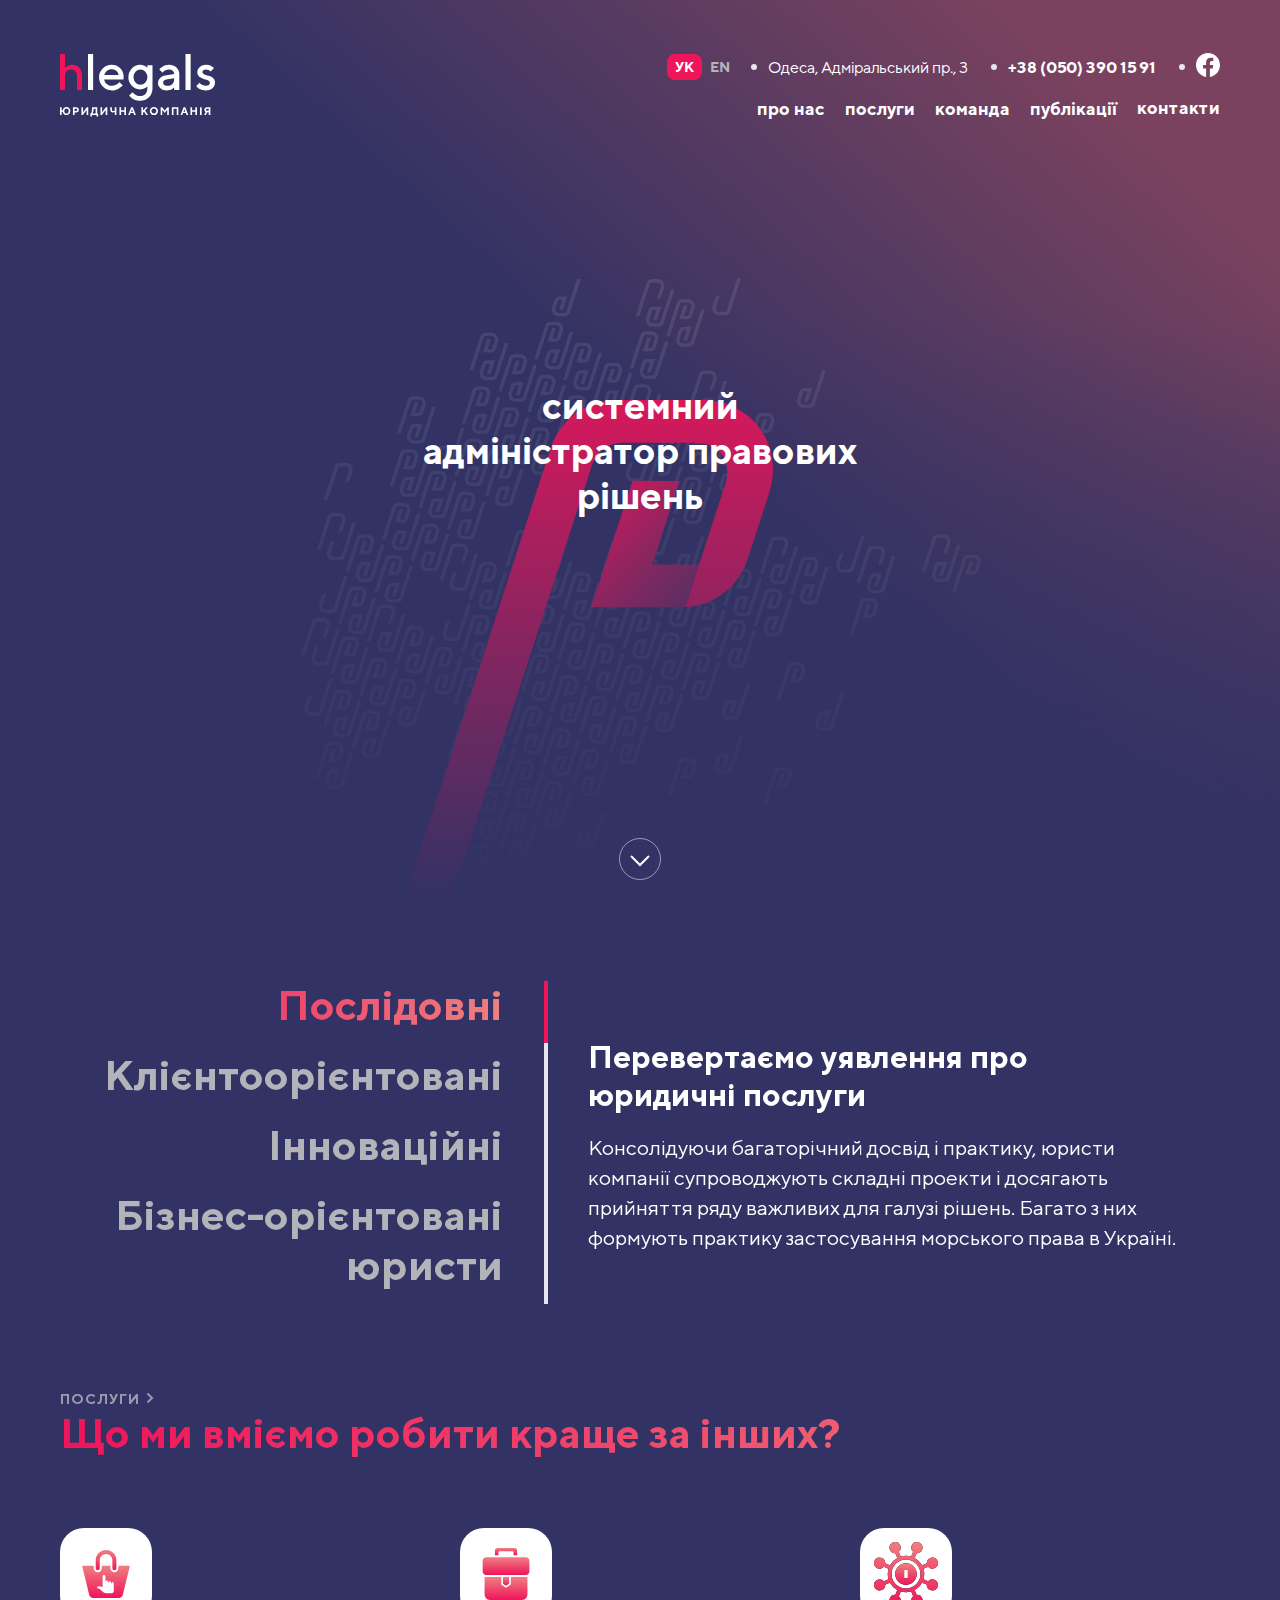
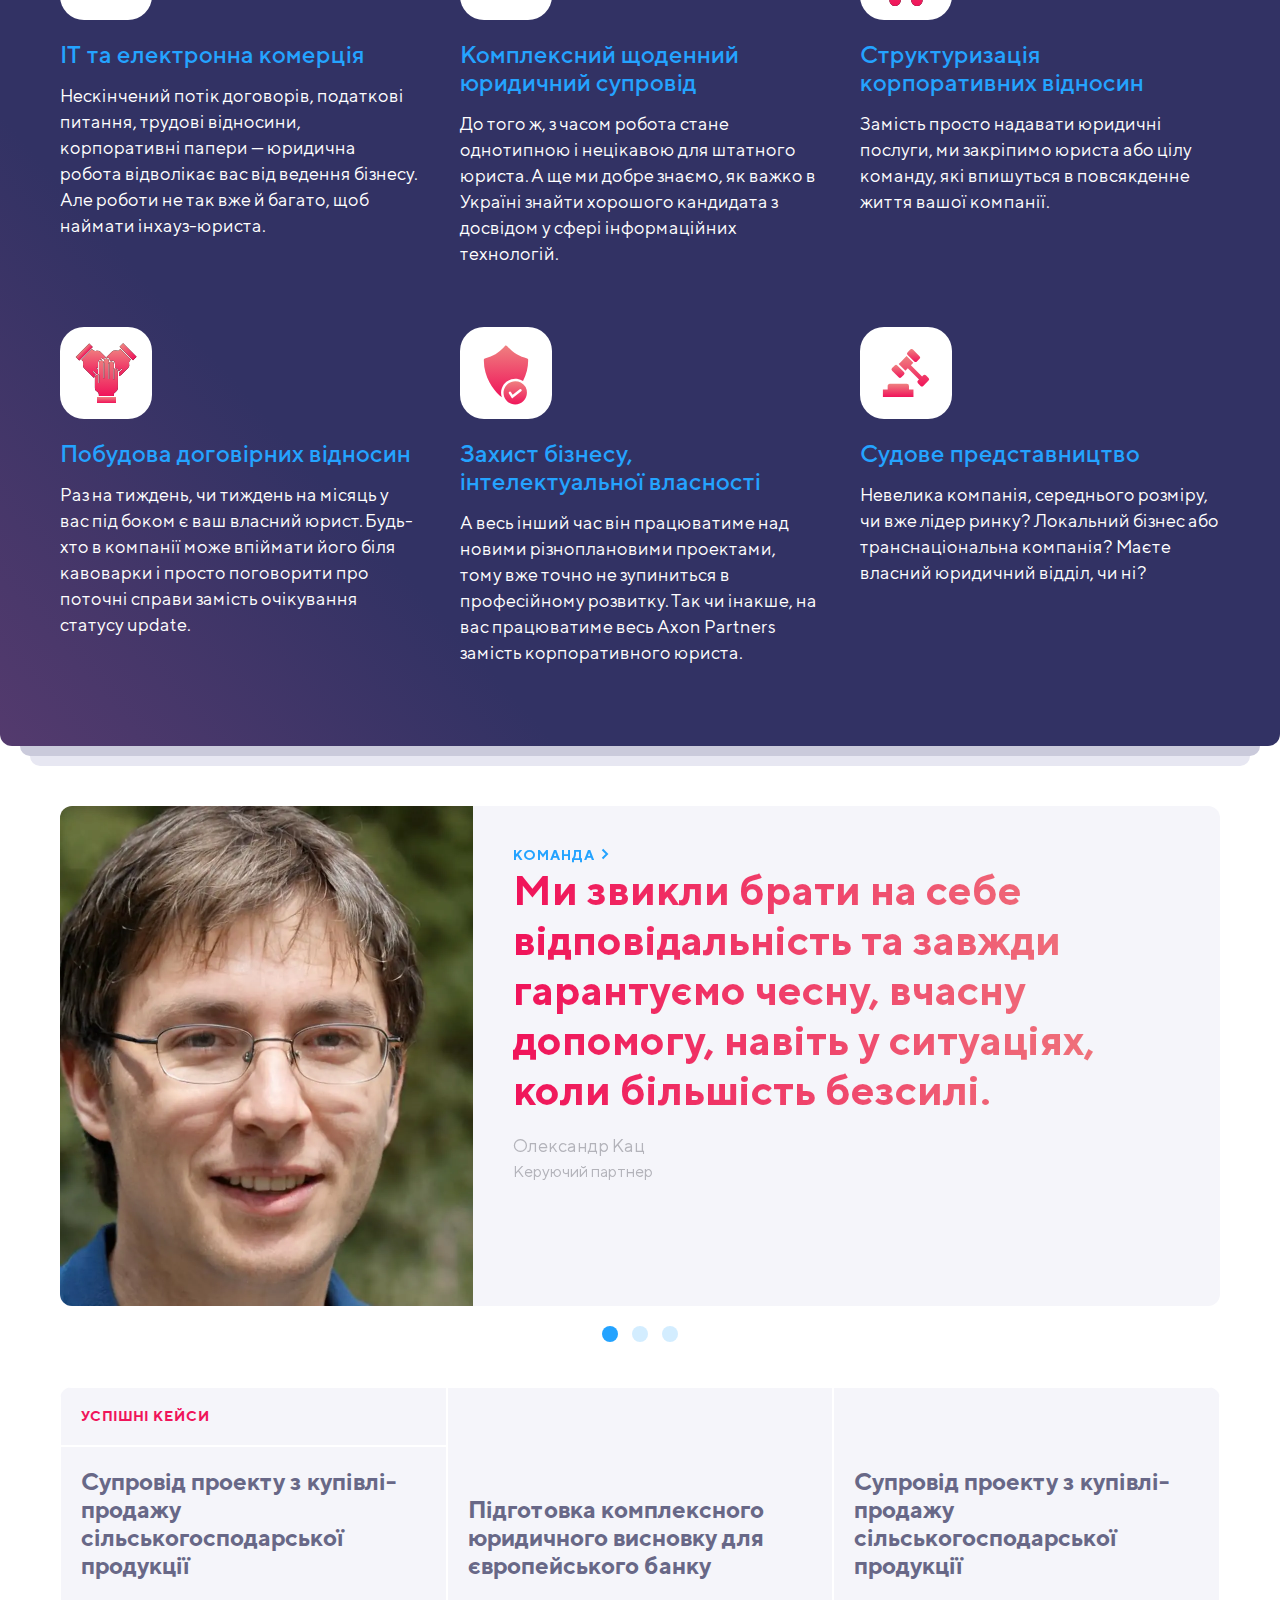
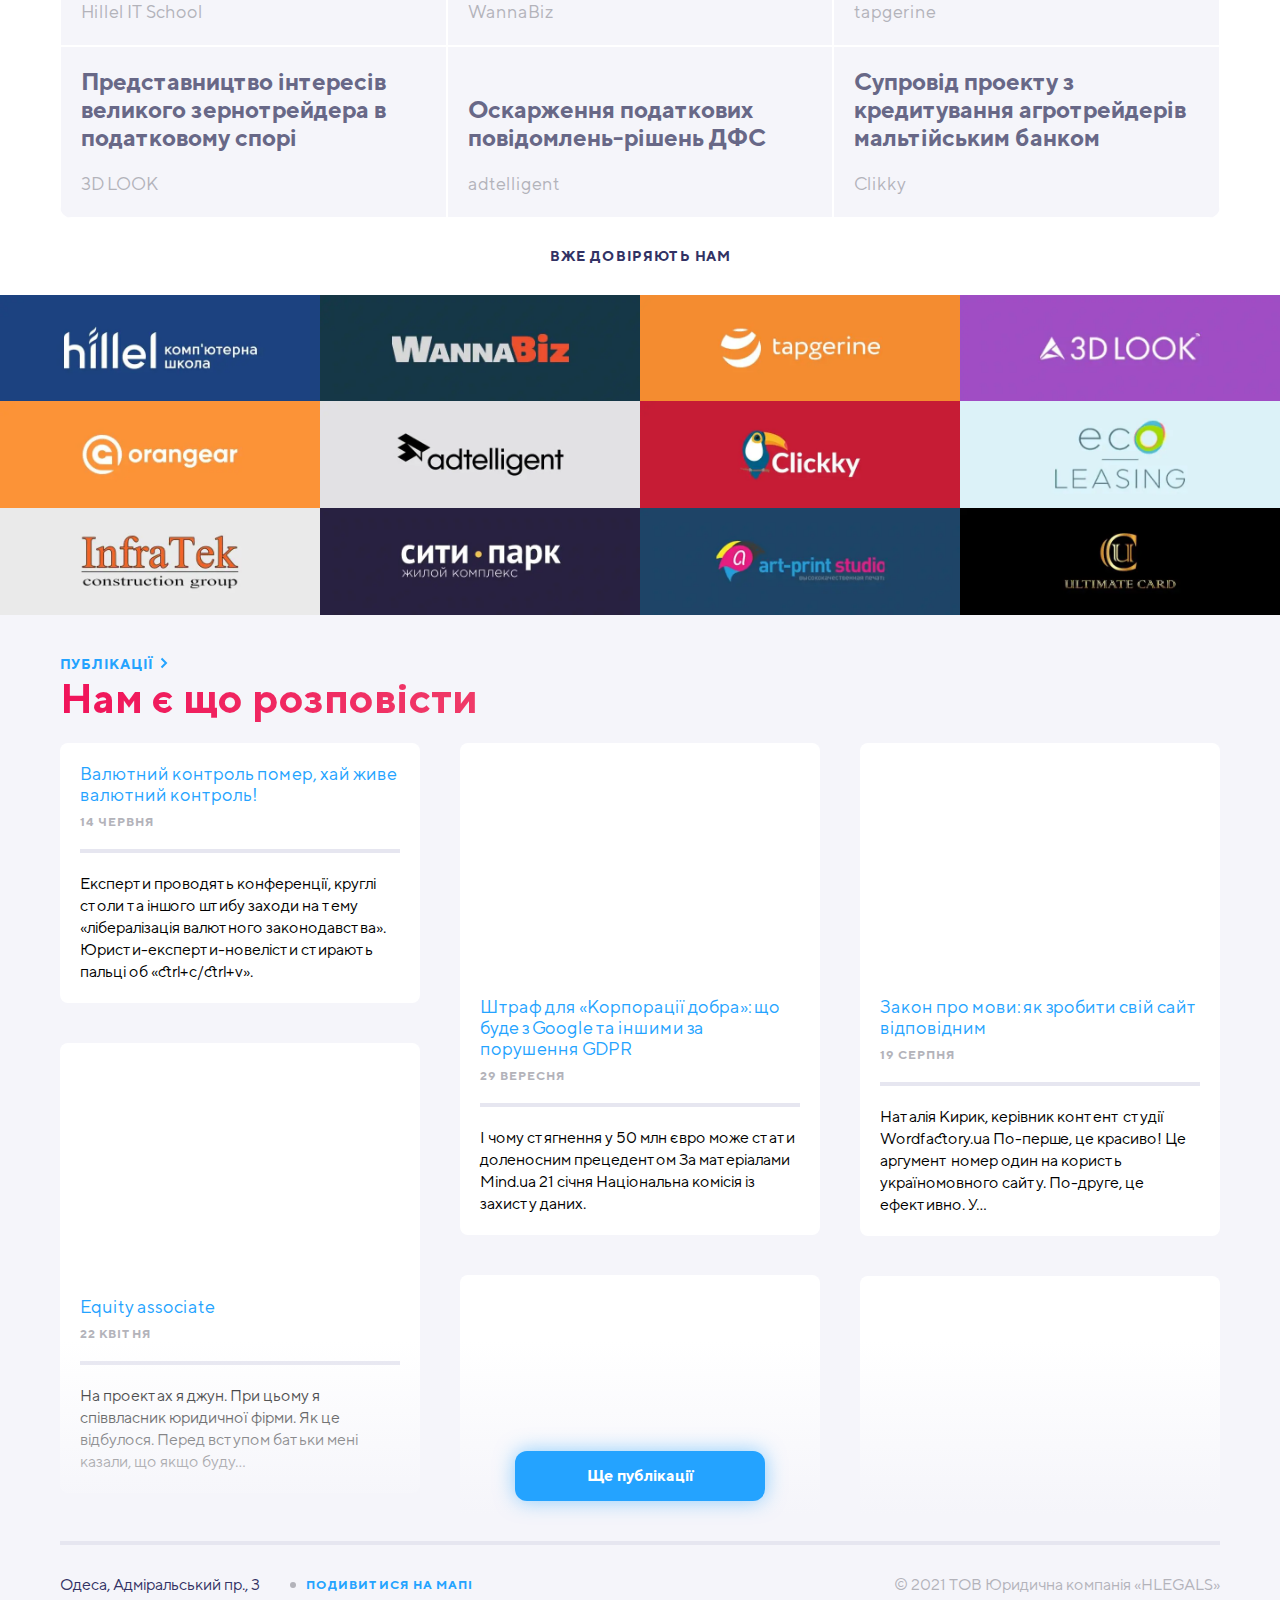
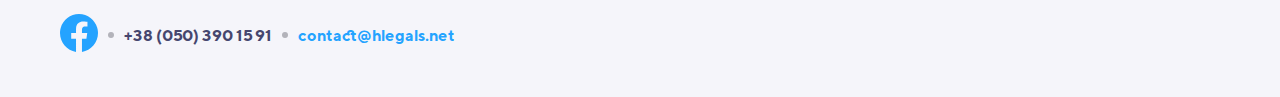
<file: index.html>
<!doctype html><html lang="en"><head><meta charset="UTF-8"><meta http-equiv="X-UA-Compatible" content="IE=edge"><meta name="viewport" content="width=device-width,initial-scale=1"><link rel="icon" href="img/favicon.svg" type="image/svg+xml"><link rel="icon" href="img/favicon.png" type="image/png"><title>hlegals</title><script defer="defer" src="main.js"></script><link href="main.css" rel="stylesheet"></head><body><div class="site-container"><header class="header"><div class="container header__wrapper"><a href="index.html" class="header__home-link"><picture><source srcset="img/logo-mobile.svg" media="(max-width: 768px)" alt="logo"><source srcset="img/logo.svg" alt="logo"><img loading="lazy" src="img/logo.svg"></picture></a><div class="header__contacts contacts"><ul class="lang"><li class="lang__item"><a href="#" class="lang__btn lang__btn--active">УК</a></li><li class="lang__item"><a href="#" class="lang__btn">EN</a></li></ul><ul class="contacts__list"><li class="contacts__item"><p class="contacts__location">Одеса, Адміральський пр., 3</p></li><li class="contacts__item"><a class="contacts__tell" href="tel:+380503901591">+38 (050) 390 15 91</a></li><li class="contacts__item"><a class="contacts__facebook" href="#"><svg width="24" height="24"><path d="M24 12.0733C24 5.40541 18.6274 0 12 0C5.37258 0 0 5.40541 0 12.0733C0 18.0995 4.38823 23.0943 10.125 24V15.5633H7.07813V12.0733H10.125V9.41343C10.125 6.38755 11.9165 4.71615 14.6576 4.71615C15.9705 4.71615 17.3438 4.95195 17.3438 4.95195V7.92313H15.8306C14.3399 7.92313 13.875 8.85379 13.875 9.80857V12.0733H17.2031L16.6711 15.5633H13.875V24C19.6118 23.0943 24 18.0995 24 12.0733Z"/></svg></a></li></ul></div><nav class="header__nav nav"><ul class="nav__list"><button class="close-button btn-reset"><span class="close-button__item close-button__item--left"></span> <span class="close-button__item close-button__item--rigth"></span></button><li class="nav__item"><a href="./about.html" class="nav__link">про нас</a></li><li class="nav__item"><a href="./services.html" class="nav__link">послуги</a></li><li class="nav__item"><a href="./team.html" class="nav__link">команда</a></li><li class="nav__item"><a href="./publications.html" class="nav__link">публікації</a></li><li class="nav__item"><a href="./contact.html" class="nav__link">контакти</a></li></ul></nav><button class="hamburger-menu btn-reset"><span class="bar top"></span> <span class="bar middle"></span> <span class="bar bottom"></span></button></div></header><main class="page"><section class="hero"><h1 class="hero__title">системний адміністратор правових рішень</h1><button class="hero__scroll-down" type="button"></button></section><div class="experience-services"><section class="experience"><div class="container experience__wrapper"><div class="experience__wrapper-elements"><div id="experience__pagination" class="pagination"></div><div id="experience__scrollbar" class="swiper-scrollbar"></div></div><div class="experience__slider swiper"><div class="swiper-wrapper"><div data-name="Послідовні" class="experience__slide swiper-slide"><h4 class="experience__suptitle">Послідовні</h4><h2 class="experience__title">Перевертаємо уявлення про юридичні послуги</h2><p class="experience__description">Консолідуючи багаторічний досвід і практику, юристи компанії супроводжують складні проекти і досягають прийняття ряду важливих для галузі рішень. Багато з них формують практику застосування морського права в Україні.</p></div><div data-name="Клієнтоорієнтовані" class="experience__slide swiper-slide"><h4 class="experience__suptitle">Клієнтоорієнтовані</h4><h2 class="experience__title">Перевертаємо уявлення про юридичні послуги</h2><p class="experience__description">Консолідуючи багаторічний досвід і практику, юристи компанії супроводжують складні проекти і досягають прийняття ряду важливих для галузі рішень. Багато з них формують практику застосування морського права в Україні.</p></div><div data-name="Інноваційні" class="experience__slide swiper-slide"><h4 class="experience__suptitle">Інноваційні</h4><h2 class="experience__title">Перевертаємо уявлення про юридичні послуги</h2><p class="experience__description">Консолідуючи багаторічний досвід і практику, юристи компанії супроводжують складні проекти і досягають прийняття ряду важливих для галузі рішень. Багато з них формують практику застосування морського права в Україні.</p></div><div data-name="Бізнес-орієнтовані юристи" class="experience__slide swiper-slide"><h4 class="experience__suptitle">Бізнес-орієнтовані юристи</h4><h2 class="experience__title">Перевертаємо уявлення про юридичні послуги</h2><p class="experience__description">Консолідуючи багаторічний досвід і практику, юристи компанії супроводжують складні проекти і досягають прийняття ряду важливих для галузі рішень. Багато з них формують практику застосування морського права в Україні.</p></div><div class="swiper-pagination"></div></div></div></div></section><section class="services"><div class="container"><div class="services__title-wrapper"><a class="services__link link" href="#">послуги <svg width="12" height="12" fill="none"><path d="M3.5 1.5L8 6L3.5 10.5" stroke="white" stroke-width="2"/></svg></a><h2 class="services__title title">Що ми вміємо робити краще за інших?</h2></div><ul class="services__list"><li class="services__item"><div class="services__item-wrapper"><div class="services__item-img"><picture><source srcset="img/services-mobile-icon1.svg" media="(max-width: 480px)" alt="logo"><img loading="lazy" src="img/services-icon1.svg"></picture></div><a href="./service-page.html" class="services__item-title">IT та електронна комерція</a></div><p class="services__item-text">Нескінчений потік договорів, податкові питання, трудові відносини, корпоративні папери — юридична робота відволікає вас від ведення бізнесу. Але роботи не так вже й багато, щоб наймати інхауз-юриста.</p></li><li class="services__item"><div class="services__item-wrapper"><div class="services__item-img"><picture><source srcset="img/services-mobile-icon2.svg" media="(max-width: 480px)" alt="logo"><img loading="lazy" src="img/services-icon2.svg"></picture></div><a href="./service-page.html" class="services__item-title">Комплексний щоденний юридичний супровід</a></div><p class="services__item-text">До того ж, з часом робота стане однотипною і нецікавою для штатного юриста. А ще ми добре знаємо, як важко в Україні знайти хорошого кандидата з досвідом у сфері інформаційних технологій.</p></li><li class="services__item"><div class="services__item-wrapper"><div class="services__item-img"><picture><source srcset="img/services-mobile-icon3.svg" media="(max-width: 480px)" alt="logo"><img loading="lazy" src="img/services-icon3.svg"></picture></div><a href="./service-page.html" class="services__item-title">Структуризація корпоративних відносин</a></div><p class="services__item-text">Замість просто надавати юридичні послуги, ми закріпимо юриста або цілу команду, які впишуться в повсякденне життя вашої компанії.</p></li><li class="services__item"><div class="services__item-wrapper"><div class="services__item-img"><picture><source srcset="img/services-mobile-icon4.svg" media="(max-width: 480px)" alt="logo"><img loading="lazy" src="img/services-icon4.svg"></picture></div><a href="./service-page.html" class="services__item-title">Побудовa договірних відносин</a></div><p class="services__item-text">Раз на тиждень, чи тиждень на місяць у вас під боком є ваш власний юрист. Будь-хто в компанії може впіймати його біля кавоварки і просто поговорити про поточні справи замість очікування статусу update.</p></li><li class="services__item"><div class="services__item-wrapper"><div class="services__item-img"><picture><source srcset="img/services-mobile-icon5.svg" media="(max-width: 480px)" alt="logo"><img loading="lazy" src="img/services-icon5.svg"></picture></div><a href="./service-page.html" class="services__item-title">Захист бізнесу, інтелектуальної власності</a></div><p class="services__item-text">А весь інший час він працюватиме над новими різноплановими проектами, тому вже точно не зупиниться в професійному розвитку. Так чи інакше, на вас працюватиме весь Axon Partners замість корпоративного юриста.</p></li><li class="services__item"><div class="services__item-wrapper"><div class="services__item-img"><picture><source srcset="img/services-mobile-icon6.svg" media="(max-width: 480px)" alt="logo"><img loading="lazy" src="img/services-icon6.svg"></picture></div><a href="./service-page.html" class="services__item-title">Судове представництво</a></div><p class="services__item-text">Невелика компанія, середнього розміру, чи вже лідер ринку? Локальний бізнес або транснаціональна компанія? Маєте власний юридичний відділ, чи ні?</p></li></ul></div></section></div><section class="team"><div class="container"><div class="team__slider swiper"><div class="swiper-wrapper"><div class="team__slide swiper-slide"><div class="team__slide-img"><picture><source srcset="img/team-oleksandr.webp" type="image/webp"><img loading="lazy" src="img/team-oleksandr.jpg" class="image" width="413" height="500" alt="Oleksandr Kath "></picture></div><div class="team__slide-info"><a class="team__link link" href="#">команда <svg width="12" height="12" fill="none"><path d="M3.5 1.5L8 6L3.5 10.5" stroke="white" stroke-width="2"/></svg></a><h2 class="team__title title">Ми звикли брати на себе відповідальність та завжди гарантуємо чесну, вчасну допомогу, навіть у ситуаціях, коли більшість безсилі.</h2><div class="team__wrapper-info"><div class="team__mobile-img"><picture><source srcset="img/team-oleksandr.webp" type="image/webp"><img loading="lazy" src="img/team-oleksandr.jpg" class="image" width="60" height="60" alt="Oleksandr Kath "></picture></div><div class="team__text-wrapper"><p class="team__name-text">Олександр Кац</p><p class="team__post-text">Керуючий партнер</p></div></div></div></div><div class="team__slide swiper-slide"><div class="team__slide-img"><picture><source srcset="img/team-oleksandr.webp" type="image/webp"><img loading="lazy" src="img/team-oleksandr.jpg" class="image" width="413" height="500" alt="Oleksandr Kath "></picture></div><div class="team__slide-info"><a class="team__link link" href="#">команда <svg width="12" height="12" fill="none"><path d="M3.5 1.5L8 6L3.5 10.5" stroke="white" stroke-width="2"/></svg></a><h2 class="team__title title">Ми звикли брати на себе відповідальність та завжди гарантуємо чесну, вчасну допомогу, навіть у ситуаціях, коли більшість безсилі.</h2><div class="team__wrapper-info"><div class="team__mobile-img"><picture><source srcset="img/team-oleksandr.webp" type="image/webp"><img loading="lazy" src="img/team-oleksandr.jpg" class="image" width="60" height="60" alt="Oleksandr Kath "></picture></div><div class="team__text-wrapper"><p class="team__name-text">Олександр Кац</p><p class="team__post-text">Керуючий партнер</p></div></div></div></div><div class="team__slide swiper-slide"><div class="team__slide-img"><picture><source srcset="img/team-oleksandr.webp" type="image/webp"><img loading="lazy" src="img/team-oleksandr.jpg" class="image" width="413" height="500" alt="Oleksandr Kath "></picture></div><div class="team__slide-info"><a class="team__link link" href="#">команда <svg width="12" height="12" fill="none"><path d="M3.5 1.5L8 6L3.5 10.5" stroke="white" stroke-width="2"/></svg></a><h2 class="team__title title">Ми звикли брати на себе відповідальність та завжди гарантуємо чесну, вчасну допомогу, навіть у ситуаціях, коли більшість безсилі.</h2><div class="team__wrapper-info"><div class="team__mobile-img"><picture><source srcset="img/team-oleksandr.webp" type="image/webp"><img loading="lazy" src="img/team-oleksandr.jpg" class="image" width="60" height="60" alt="Oleksandr Kath "></picture></div><div class="team__text-wrapper"><h4 class="team__name-text">Олександр Кац</h4><p class="team__post-text">Керуючий партнер</p></div></div></div></div></div></div><div class="team__pagination swiper-pagination"></div></div></section><section class="cases"><div class="container"><ul class="cases__list"><li class="cases__item"><h3 class="cases__title">Успішні кейси</h3><div class="cases__item-wrapper"><p class="cases__text">Супровід проекту з купівлі-продажу сільськогосподарської продукції</p><p class="cases__sub-text">Hillel IT School</p></div></li><li class="cases__item"><div class="cases__item-wrapper"><p class="cases__text">Підготовка комплексного юридичного висновку для європейського банку</p><p class="cases__sub-text">WannaBiz</p></div></li><li class="cases__item"><div class="cases__item-wrapper"><p class="cases__text">Супровід проекту з купівлі-продажу сільськогосподарської продукції</p><p class="cases__sub-text">tapgerine</p></div></li><li class="cases__item"><div class="cases__item-wrapper"><p class="cases__text">Представництво інтересів великого зернотрейдера в податковому спорі</p><p class="cases__sub-text">3D LOOK</p></div></li><li class="cases__item"><div class="cases__item-wrapper"><p class="cases__text">Оскарження податкових повідомлень-рішень ДФС</p><p class="cases__sub-text">adtelligent</p></div></li><li class="cases__item"><div class="cases__item-wrapper"><p class="cases__text">Супровід проекту з кредитування агротрейдерів мальтійським банком</p><p class="cases__sub-text">Clikky</p></div></li></ul></div></section><section class="clients"><h3 class="clients__title">Вже довіряють нам</h3><ul class="clients__list"><li class="clients__item"><picture><source srcset="img/clients-company-mobile1.webp" media="(max-width: 480px)" type="image/webp"><source srcset="img/clients-company-mobile1.jpg" media="(max-width: 480px)"><source srcset="img/clients-company1.webp" type="image/webp"><img loading="lazy" src="img/clients-company1.jpg" class="image" alt="hillel"></picture></li><li class="clients__item"><picture><source srcset="img/clients-company-mobile2.webp" media="(max-width: 480px)" type="image/webp"><source srcset="img/clients-company-mobile2.jpg" media="(max-width: 480px)"><source srcset="img/clients-company2.webp" type="image/webp"><img loading="lazy" src="img/clients-company2.jpg" class="image" alt="hillel"></picture></li><li class="clients__item"><picture><source srcset="img/clients-company-mobile3.webp" media="(max-width: 480px)" type="image/webp"><source srcset="img/clients-company-mobile3.jpg" media="(max-width: 480px)"><source srcset="img/clients-company3.webp" type="image/webp"><img loading="lazy" src="img/clients-company3.jpg" class="image" alt="hillel"></picture></li><li class="clients__item"><picture><source srcset="img/clients-company-mobile4.webp" media="(max-width: 480px)" type="image/webp"><source srcset="img/clients-company-mobile4.jpg" media="(max-width: 480px)"><source srcset="img/clients-company4.webp" type="image/webp"><img loading="lazy" src="img/clients-company4.jpg" class="image" alt="hillel"></picture></li><li class="clients__item"><picture><source srcset="img/clients-company-mobile5.webp" media="(max-width: 480px)" type="image/webp"><source srcset="img/clients-company-mobile5.jpg" media="(max-width: 480px)"><source srcset="img/clients-company5.webp" type="image/webp"><img loading="lazy" src="img/clients-company5.jpg" class="image" alt="hillel"></picture></li><li class="clients__item"><picture><source srcset="img/clients-company-mobile6.webp" media="(max-width: 480px)" type="image/webp"><source srcset="img/clients-company-mobile6.jpg" media="(max-width: 480px)"><source srcset="img/clients-company6.webp" type="image/webp"><img loading="lazy" src="img/clients-company6.jpg" class="image" alt="hillel"></picture></li><li class="clients__item"><picture><source srcset="img/clients-company-mobile7.webp" media="(max-width: 480px)" type="image/webp"><source srcset="img/clients-company-mobile7.jpg" media="(max-width: 480px)"><source srcset="img/clients-company7.webp" type="image/webp"><img loading="lazy" src="img/clients-company7.jpg" class="image" alt="hillel"></picture></li><li class="clients__item"><picture><source srcset="img/clients-company-mobile8.webp" media="(max-width: 480px)" type="image/webp"><source srcset="img/clients-company-mobile8.jpg" media="(max-width: 480px)"><source srcset="img/clients-company8.webp" type="image/webp"><img loading="lazy" src="img/clients-company8.jpg" class="image" alt="hillel"></picture></li><li class="clients__item"><picture><source srcset="img/clients-company-mobile9.webp" media="(max-width: 480px)" type="image/webp"><source srcset="img/clients-company-mobile9.jpg" media="(max-width: 480px)"><source srcset="img/clients-company9.webp" type="image/webp"><img loading="lazy" src="img/clients-company9.jpg" class="image" alt="hillel"></picture></li><li class="clients__item"><picture><source srcset="img/clients-company-mobile10.webp" media="(max-width: 480px)" type="image/webp"><source srcset="img/clients-company-mobile10.jpg" media="(max-width: 480px)"><source srcset="img/clients-company10.webp" type="image/webp"><img loading="lazy" src="img/clients-company10.jpg" class="image" alt="hillel"></picture></li><li class="clients__item"><picture><source srcset="img/clients-company-mobile11.webp" media="(max-width: 480px)" type="image/webp"><source srcset="img/clients-company-mobile11.jpg" media="(max-width: 480px)"><source srcset="img/clients-company11.webp" type="image/webp"><img loading="lazy" src="img/clients-company11.jpg" class="image" alt="hillel"></picture></li><li class="clients__item"><picture><source srcset="img/clients-company-mobile12.webp" media="(max-width: 480px)" type="image/webp"><source srcset="img/clients-company-mobile12.jpg" media="(max-width: 480px)"><source srcset="img/clients-company12.webp" type="image/webp"><img loading="lazy" src="img/clients-company12.jpg" class="image" alt="hillel"></picture></li></ul></section><section class="publications"><div class="container"><div class="publications__title-wrapper"><a class="publications__link link" href="#">Публікації <svg width="12" height="12" fill="none"><path d="M3.5 1.5L8 6L3.5 10.5" stroke="white" stroke-width="2"/></svg></a><h2 class="publications__title title">Нам є що розповісти</h2></div><ul class="publications__list"></ul><div class="publications__shade"><button id="more-publicatoons" class="publications__more button btn-reset" type="button"><div class="spinner none"><div></div><div></div><div></div><div></div></div>Ще публікації</button></div></div></section></main><footer class="footer"><div class="container"><div class="footer__wrapper"><div class="footer__contacts"><div class="footer__contacts-wrapper"><p class="footer__location">Одеса, Адміральський пр., 3</p><a class="footer__look-map footer__dots" href="#">Подивитися на мапі</a></div><div class="footer__links-wrapper"><a class="footer__facebook-link" href="#"><svg width="38" height="38"><path d="M38 19.1161C38 8.55857 29.4934 0 19 0C8.50658 0 0 8.55857 0 19.1161C0 28.6575 6.94803 36.5659 16.0312 38V24.6419H11.207V19.1161H16.0312V14.9046C16.0312 10.1136 18.8678 7.46723 23.2078 7.46723C25.2866 7.46723 27.4609 7.84059 27.4609 7.84059V12.545H25.0651C22.7048 12.545 21.9688 14.0185 21.9688 15.5302V19.1161H27.2383L26.3959 24.6419H21.9688V38C31.052 36.5659 38 28.6575 38 19.1161Z"/></svg> </a><a class="footer__tell-link footer__dots" href="tel:+380503901591">+38 (050) 390 15 91</a> <a class="footer__mail-link footer__dots" href="mailto:contact@hlegals.net">contact@hlegals.net</a></div></div><div class="footer__copy"><p class="footer__copy-text">© 2021 ТОВ Юридична компанія «HLEGALS»</p></div></div></div></footer></div></body></html>
</file>
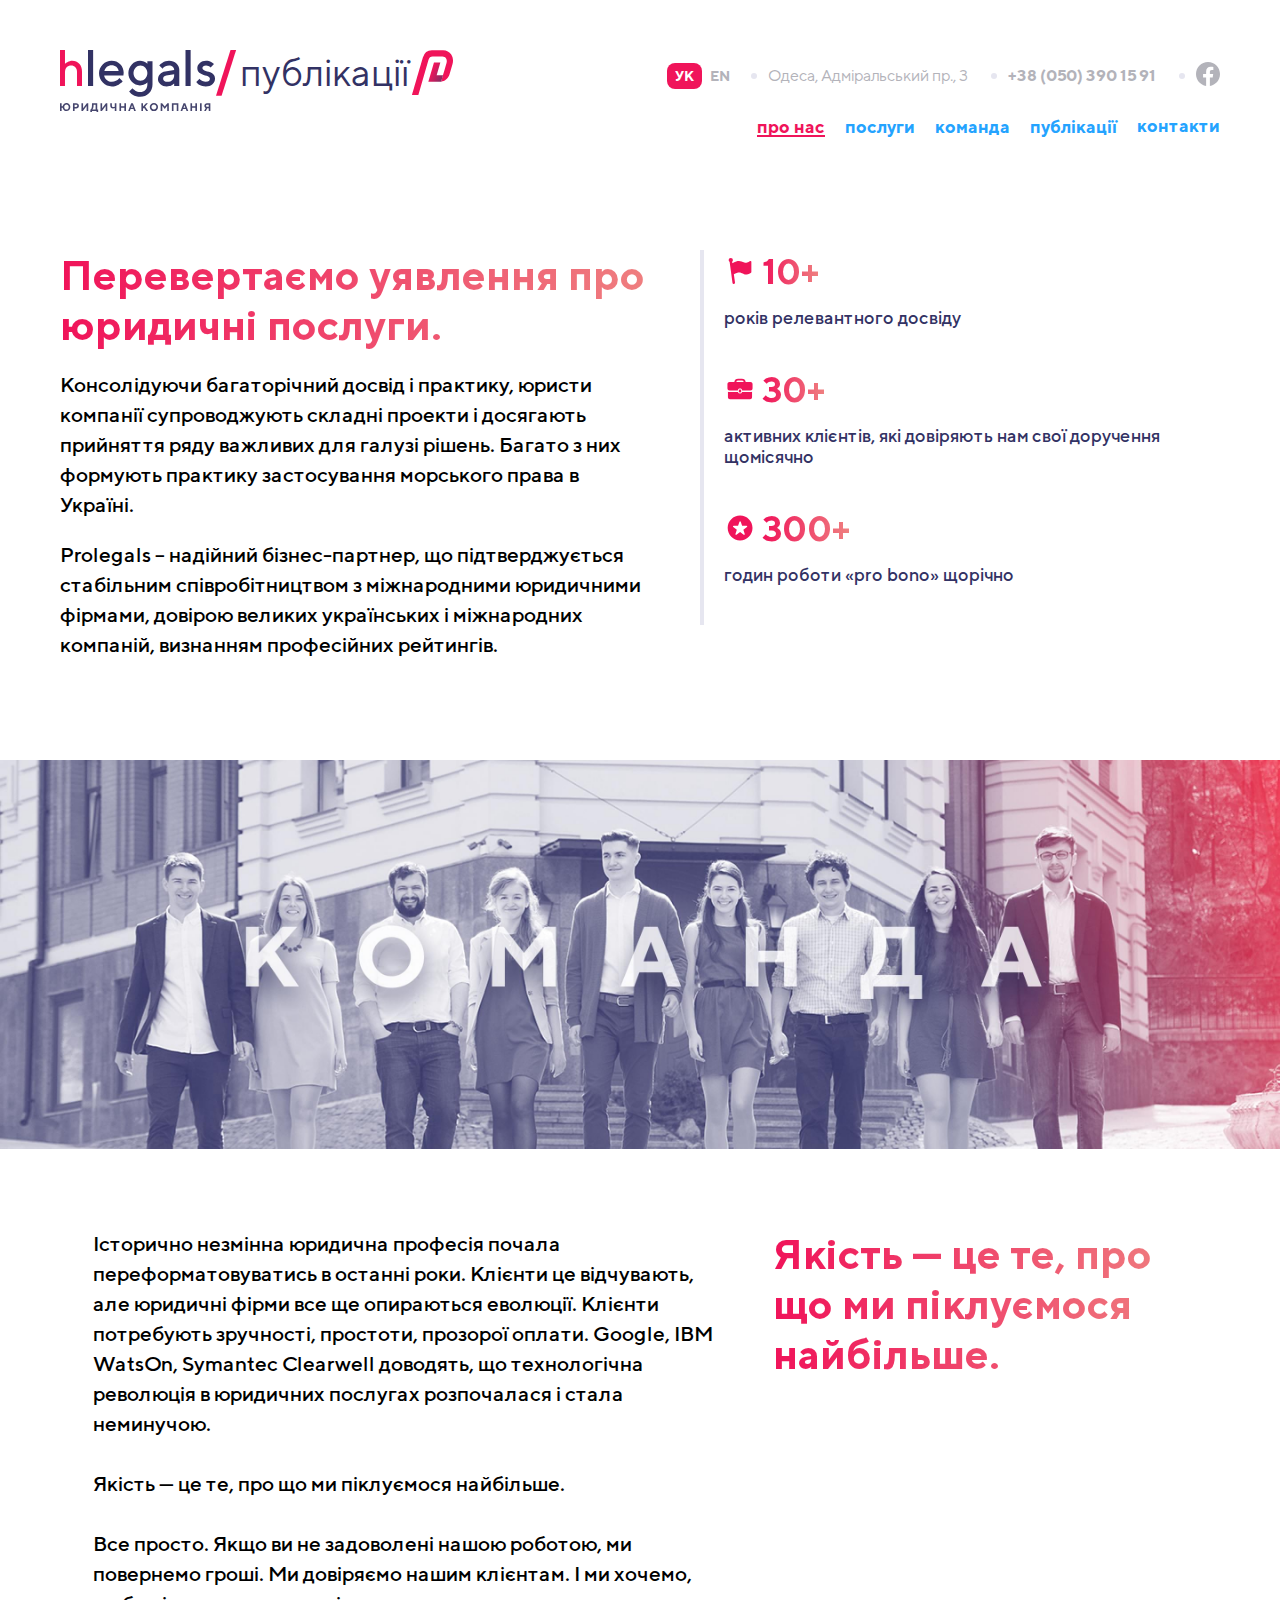
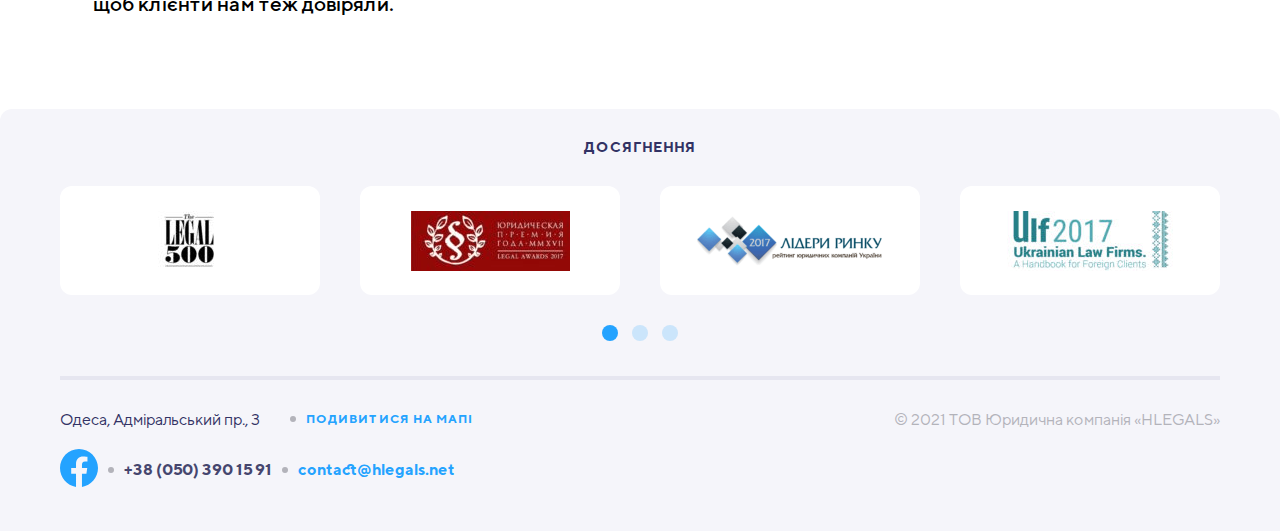
<file: about.html>
<!doctype html><html lang="en"><head><meta charset="UTF-8"><meta http-equiv="X-UA-Compatible" content="IE=edge"><meta name="viewport" content="width=device-width,initial-scale=1"><link rel="icon" href="img/favicon.svg" type="image/svg+xml"><link rel="icon" href="img/favicon.png" type="image/png"><title>hlegals</title><script defer="defer" src="main.js"></script><link href="main.css" rel="stylesheet"></head><body><div class="site-container"><header class="header"><div class="container header__wrapper"><div class="header__logo"><a href="index.html" class="header__home-link"><picture><source srcset="img/logo-mobile-on-white.svg" media="(max-width: 768px)" alt="logo"><source srcset="img/logo-on-white.svg" alt="logo"><img loading="lazy" src="img/logo-on-white.svg"></picture></a><img class="header__slash" loading="lazy" src="img/slash.svg" width="21" height="46" alt="slash"> <a href="about.html" class="header__current-page">публікації</a> <img class="header__symbol" loading="lazy" src="img/symbol.svg" width="41" height="46" alt="symbol"></div><div class="header__contacts contacts"><ul class="lang"><li class="lang__item"><a href="#" class="lang__btn lang__btn--active">УК</a></li><li class="lang__item"><a href="#" class="lang__btn">EN</a></li></ul><ul class="contacts__list"><li class="contacts__item"><p class="contacts__location contacts__location--white-theme">Одеса, Адміральський пр., 3</p></li><li class="contacts__item"><a class="contacts__tell contacts__tell--white-theme" href="tel:+380503901591">+38 (050) 390 15 91</a></li><li class="contacts__item"><a class="contacts__facebook contacts__facebook--white-theme" href="#"><svg width="24" height="24"><path d="M24 12.0733C24 5.40541 18.6274 0 12 0C5.37258 0 0 5.40541 0 12.0733C0 18.0995 4.38823 23.0943 10.125 24V15.5633H7.07813V12.0733H10.125V9.41343C10.125 6.38755 11.9165 4.71615 14.6576 4.71615C15.9705 4.71615 17.3438 4.95195 17.3438 4.95195V7.92313H15.8306C14.3399 7.92313 13.875 8.85379 13.875 9.80857V12.0733H17.2031L16.6711 15.5633H13.875V24C19.6118 23.0943 24 18.0995 24 12.0733Z"/></svg></a></li></ul></div><nav class="header__nav nav"><ul class="nav__list"><button class="close-button btn-reset"><span class="close-button__item close-button__item--left"></span> <span class="close-button__item close-button__item--rigth"></span></button><li class="nav__item"><a href="./about.html" class="nav__link nav__link--active">про нас</a></li><li class="nav__item"><a href="./services.html" class="nav__link nav__link--white-theme">послуги</a></li><li class="nav__item"><a href="./team.html" class="nav__link nav__link--white-theme">команда</a></li><li class="nav__item"><a href="./publications.html" class="nav__link nav__link--white-theme">публікації</a></li><li class="nav__item"><a href="./contact.html" class="nav__link nav__link--white-theme">контакти</a></li></ul></nav><button class="hamburger-menu btn-reset"><span class="bar bar-on-white top"></span> <span class="bar bar-on-white middle"></span> <span class="bar bar-on-white bottom"></span></button></div></header><main class="page"><section class="advantages"><div class="container advantages__wrapper"><div class="advantages__introductoin"><h2 class="advantages__title title">Перевертаємо уявлення про юридичні послуги.</h2><p class="advantages__text text">Консолідуючи багаторічний досвід і практику, юристи компанії супроводжують складні проекти і досягають прийняття ряду важливих для галузі рішень. Багато з них формують практику застосування морського права в Україні.</p><p class="advantages__text2 text">Prolegals – надійний бізнес-партнер, що підтверджується стабільним співробітництвом з міжнародними юридичними фірмами, довірою великих українських і міжнародних компаній, визнанням професійних рейтингів.</p></div><ul class="advantages__list"><li class="advantages__item"><div class="advantages__icon"><img loading="lazy" src="img/experience.svg" width="32" height="32" alt="experience"><span>10+</span></div><p class="advantages__item-text">років релевантного досвіду</p></li><li class="advantages__item"><div class="advantages__icon"><img loading="lazy" src="img/clients.svg" width="32" height="32" alt="experience"><span>30+</span></div><p class="advantages__item-text">активних клієнтів, які довіряють нам свої доручення щомісячно</p></li><li class="advantages__item"><div class="advantages__icon"><img loading="lazy" src="img/pro-bono.svg" width="32" height="32" alt="experience"><span>300+</span></div><p class="advantages__item-text">годин роботи «pro bono» щорічно</p></li></ul></div></section><picture><source class="team-picture" loading="lazy" srcset="img/team-mobile.jpg" media="(max-width: 767.9px)" alt="team"><img class="team-picture" loading="lazy" src="img/team.jpg" alt="team"></picture><section class="more-text"><div class="container more-text__wrapper"><div class="more-text__wrapper-text"><p class="more-text__text text">Історично незмінна юридична професія почала переформатовуватись в останні роки. Клієнти це відчувають, але юридичні фірми все ще опираються еволюції. Клієнти потребують зручності, простоти, прозорої оплати. Google, IBM WatsОn, Symantec Clearwell доводять, що технологічна революція в юридичних послугах розпочалася і стала неминучою.</p><p class="more-text__text text">Якість — це те, про що ми піклуємося найбільше.</p><p class="text">Все просто. Якщо ви не задоволені нашою роботою, ми повернемо гроші. Ми довіряємо нашим клієнтам. І ми хочемо, щоб клієнти нам теж довіряли.</p></div><div class="more-text__wrapper-title"><h2 class="more-text__title title">Якість — це те, про що ми піклуємося найбільше.</h2></div></div></section><section class="achievments"><h3 class="achievments__title">Досягнення</h3><div class="swiper achievments__slider"><div class="swiper-wrapper"><div class="achievments__slide swiper-slide"><div class="achievments__slide-wrapper"><picture><img loading="lazy" src="img/chievments-img1.png" class="image" width="80" height="60" alt="company"></picture></div></div><div class="achievments__slide swiper-slide"><div class="achievments__slide-wrapper"><picture><img loading="lazy" src="img/chievments-img2.png" class="image" width="159" height="60" alt="company"></picture></div></div><div class="achievments__slide swiper-slide"><div class="achievments__slide-wrapper"><picture><img loading="lazy" src="img/chievments-img3.png" class="image" width="195" height="60" alt="company"></picture></div></div><div class="achievments__slide swiper-slide"><div class="achievments__slide-wrapper"><picture><img loading="lazy" src="img/chievments-img4.png" class="image" width="166" height="60" alt="company"></picture></div></div><div class="achievments__slide swiper-slide"><div class="achievments__slide-wrapper"><picture><img loading="lazy" src="img/chievments-img1.png" class="image" width="80" height="60" alt="company"></picture></div></div><div class="achievments__slide swiper-slide"><div class="achievments__slide-wrapper"><picture><img loading="lazy" src="img/chievments-img2.png" class="image" width="159" height="60" alt="company"></picture></div></div></div></div><div class="achievments__pagination swiper-pagination"></div></section></main><footer class="footer"><div class="container"><div class="footer__wrapper"><div class="footer__contacts"><div class="footer__contacts-wrapper"><p class="footer__location">Одеса, Адміральський пр., 3</p><a class="footer__look-map footer__dots" href="#">Подивитися на мапі</a></div><div class="footer__links-wrapper"><a class="footer__facebook-link" href="#"><svg width="38" height="38"><path d="M38 19.1161C38 8.55857 29.4934 0 19 0C8.50658 0 0 8.55857 0 19.1161C0 28.6575 6.94803 36.5659 16.0312 38V24.6419H11.207V19.1161H16.0312V14.9046C16.0312 10.1136 18.8678 7.46723 23.2078 7.46723C25.2866 7.46723 27.4609 7.84059 27.4609 7.84059V12.545H25.0651C22.7048 12.545 21.9688 14.0185 21.9688 15.5302V19.1161H27.2383L26.3959 24.6419H21.9688V38C31.052 36.5659 38 28.6575 38 19.1161Z"/></svg> </a><a class="footer__tell-link footer__dots" href="tel:+380503901591">+38 (050) 390 15 91</a> <a class="footer__mail-link footer__dots" href="mailto:contact@hlegals.net">contact@hlegals.net</a></div></div><div class="footer__copy"><p class="footer__copy-text">© 2021 ТОВ Юридична компанія «HLEGALS»</p></div></div></div></footer></div></body></html>
</file>
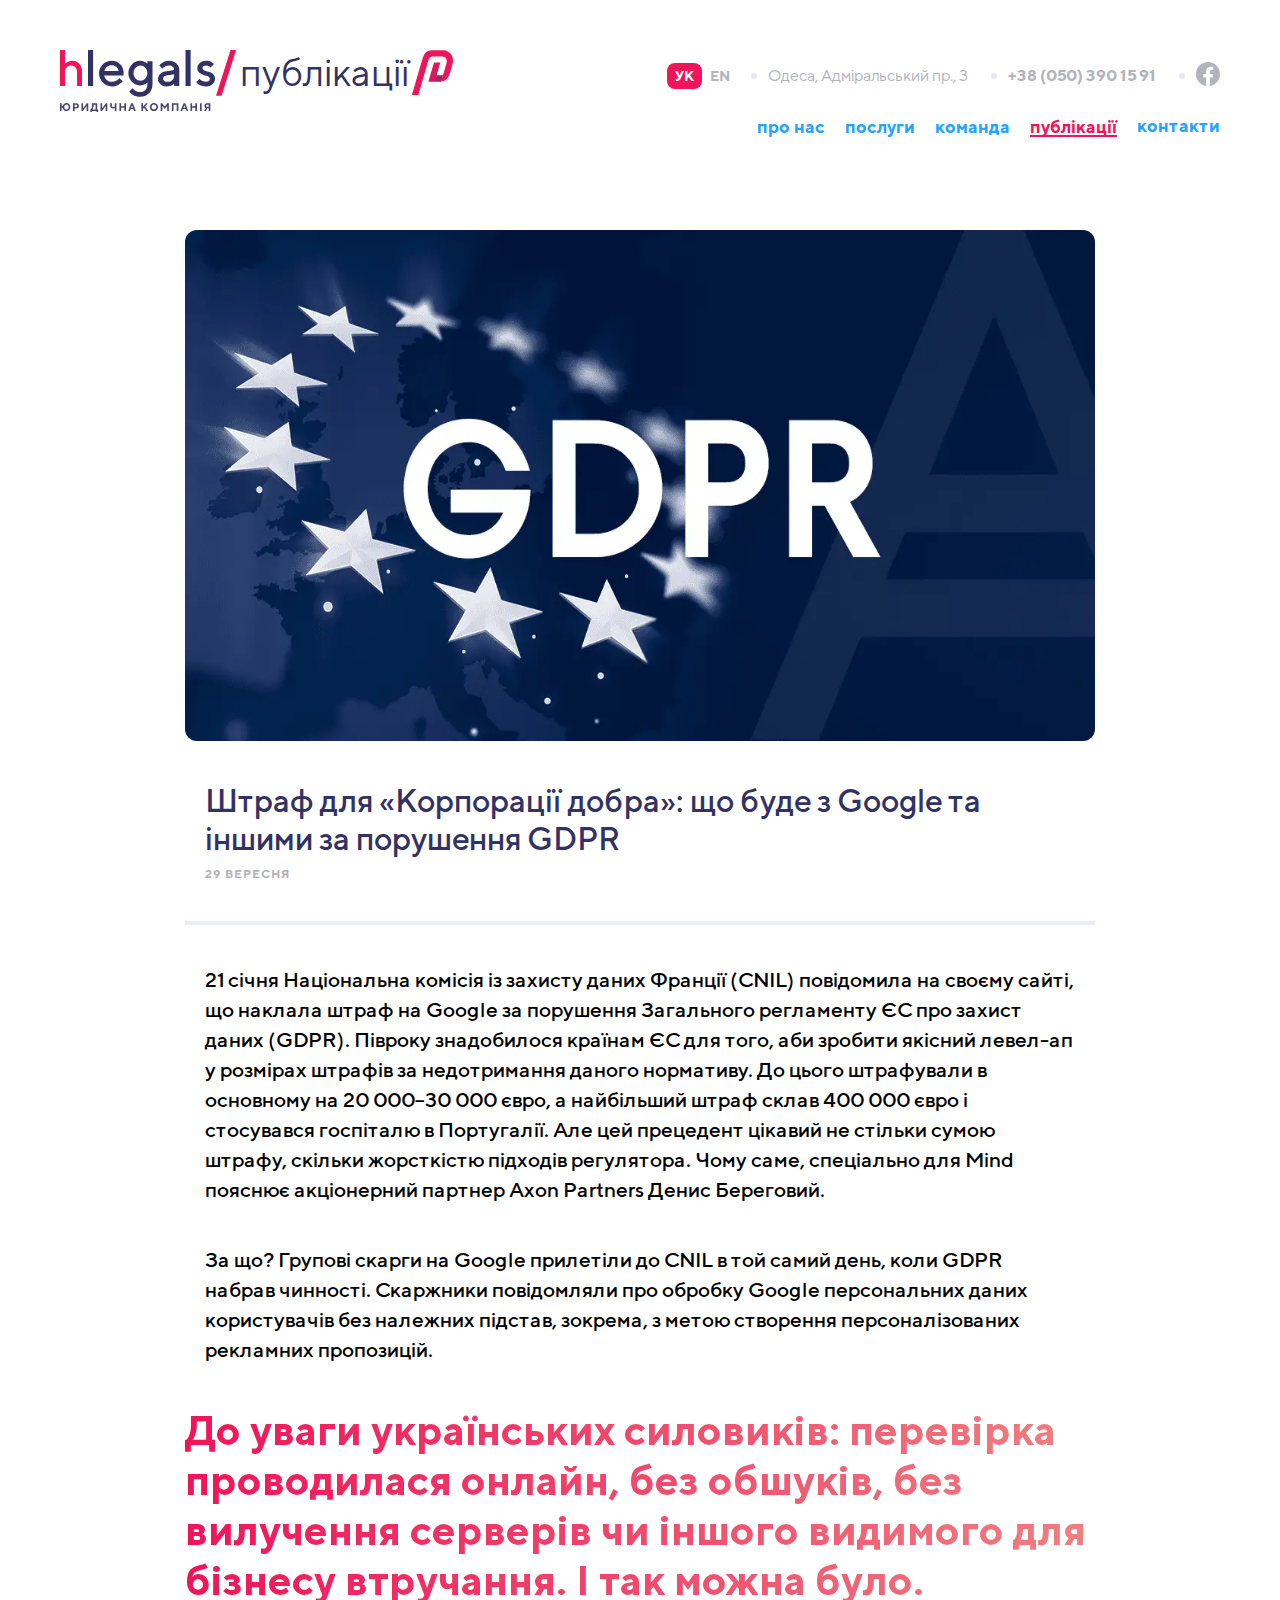
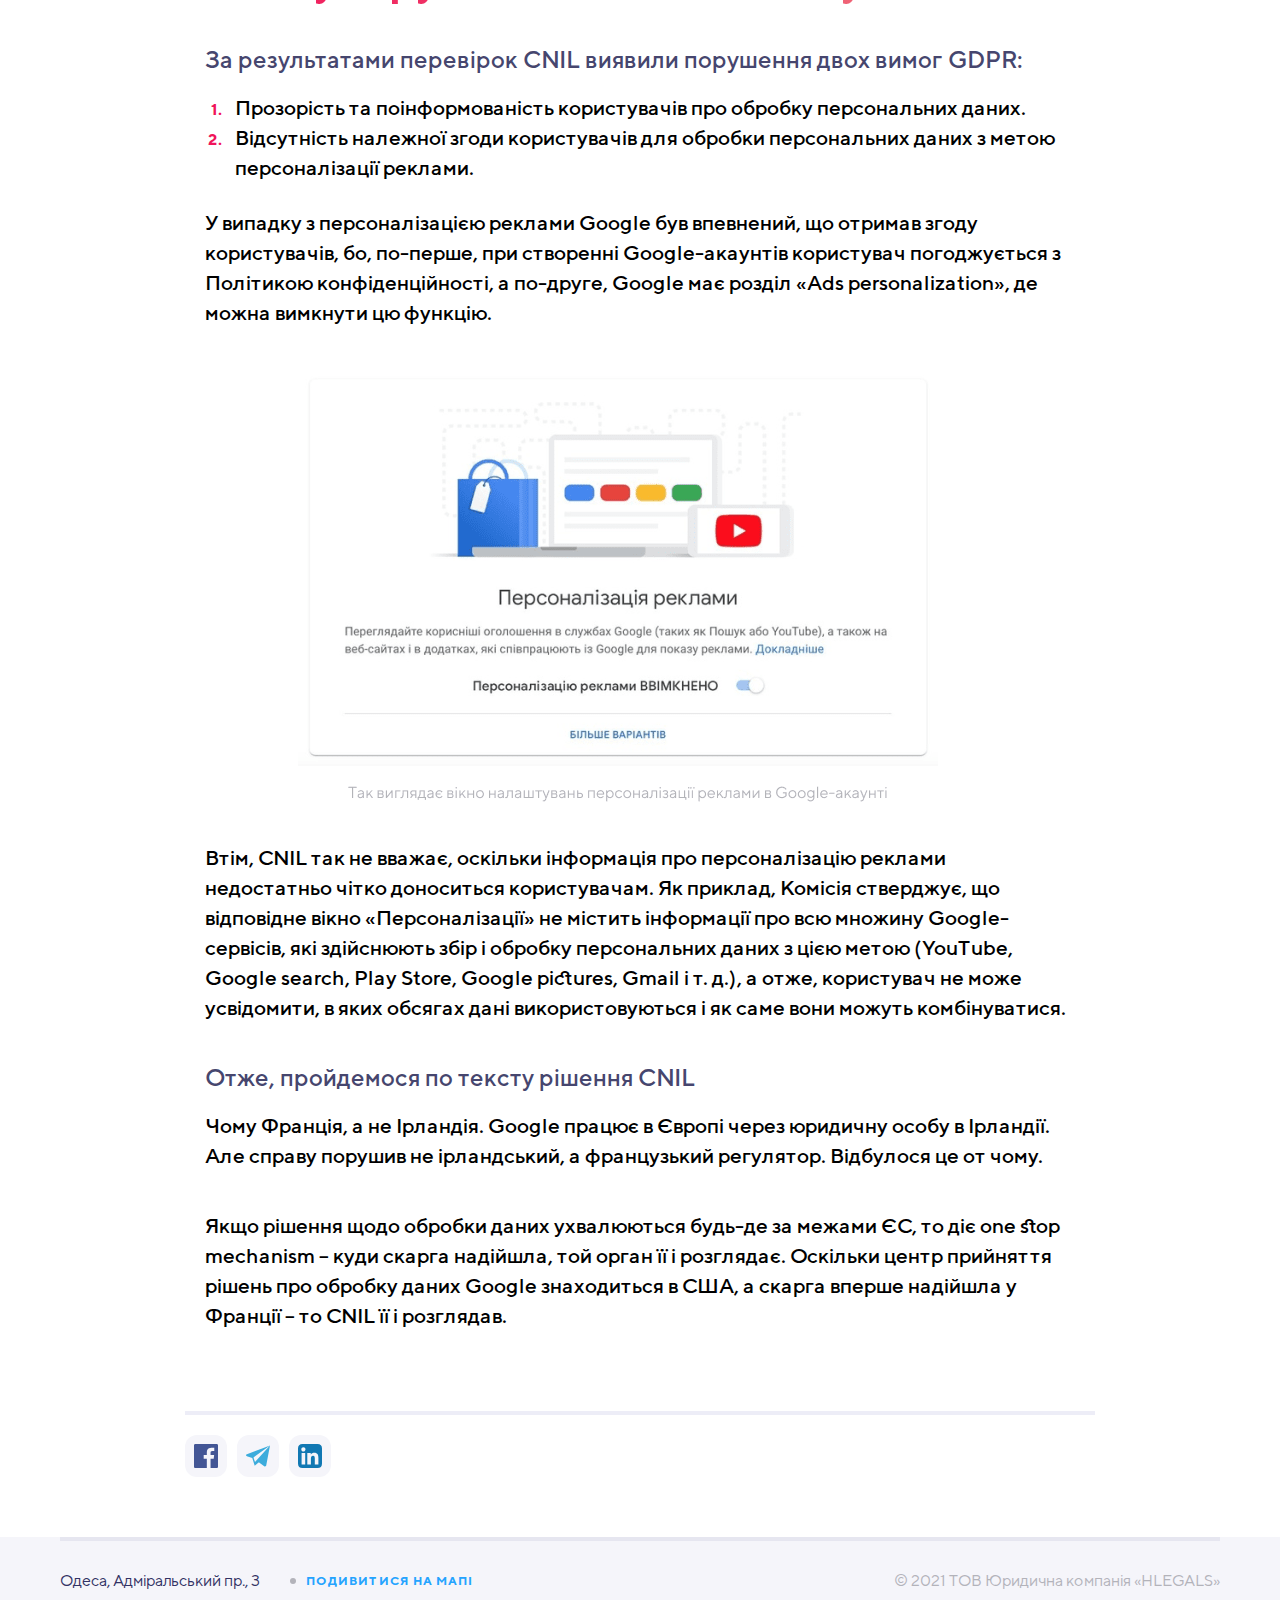
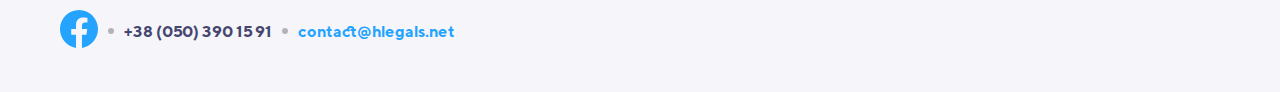
<file: publications-entry.html>
<!doctype html><html lang="en"><head><meta charset="UTF-8"><meta http-equiv="X-UA-Compatible" content="IE=edge"><meta name="viewport" content="width=device-width,initial-scale=1"><link rel="icon" href="img/favicon.svg" type="image/svg+xml"><link rel="icon" href="img/favicon.png" type="image/png"><title>hlegals</title><script defer="defer" src="main.js"></script><link href="main.css" rel="stylesheet"></head><body><div class="site-container"><header class="header"><div class="container header__wrapper"><div class="header__logo"><a href="index.html" class="header__home-link"><picture><source srcset="img/logo-mobile-on-white.svg" media="(max-width: 768px)" alt="logo"><source srcset="img/logo-on-white.svg" alt="logo"><img loading="lazy" src="img/logo-on-white.svg"></picture></a><img class="header__slash" loading="lazy" src="img/slash.svg" width="21" height="46" alt="slash"> <a href="./publications.html" class="header__current-page">публікації</a> <img class="header__symbol" loading="lazy" src="img/symbol.svg" width="41" height="46" alt="symbol"></div><div class="header__contacts contacts"><ul class="lang"><li class="lang__item"><a href="#" class="lang__btn lang__btn--active">УК</a></li><li class="lang__item"><a href="#" class="lang__btn">EN</a></li></ul><ul class="contacts__list"><li class="contacts__item"><p class="contacts__location contacts__location--white-theme">Одеса, Адміральський пр., 3</p></li><li class="contacts__item"><a class="contacts__tell contacts__tell--white-theme" href="tel:+380503901591">+38 (050) 390 15 91</a></li><li class="contacts__item"><a class="contacts__facebook contacts__facebook--white-theme" href="#"><svg width="24" height="24"><path d="M24 12.0733C24 5.40541 18.6274 0 12 0C5.37258 0 0 5.40541 0 12.0733C0 18.0995 4.38823 23.0943 10.125 24V15.5633H7.07813V12.0733H10.125V9.41343C10.125 6.38755 11.9165 4.71615 14.6576 4.71615C15.9705 4.71615 17.3438 4.95195 17.3438 4.95195V7.92313H15.8306C14.3399 7.92313 13.875 8.85379 13.875 9.80857V12.0733H17.2031L16.6711 15.5633H13.875V24C19.6118 23.0943 24 18.0995 24 12.0733Z"/></svg></a></li></ul></div><nav class="header__nav nav"><ul class="nav__list"><button class="close-button btn-reset"><span class="close-button__item close-button__item--left"></span> <span class="close-button__item close-button__item--rigth"></span></button><li class="nav__item"><a href="./about.html" class="nav__link nav__link--white-theme">про нас</a></li><li class="nav__item"><a href="./services.html" class="nav__link nav__link--white-theme">послуги</a></li><li class="nav__item"><a href="./team.html" class="nav__link nav__link--white-theme">команда</a></li><li class="nav__item"><a href="./publications.html" class="nav__link nav__link--active">публікації</a></li><li class="nav__item"><a href="./contact.html" class="nav__link nav__link--white-theme">контакти</a></li></ul></nav><button class="hamburger-menu btn-reset"><span class="bar bar-on-white top"></span> <span class="bar bar-on-white middle"></span> <span class="bar bar-on-white bottom"></span></button></div></header><main class="page"><section class="publication"><div class="publication__wrpaper container"><div class="publication__heading"><div class="publication__heading-img"><picture><source srcset="img/publications-img2.webp" type="image/webp"><img loading="lazy" src="img/publications-img2.png" width="909" height="511" alt="publication-img"></picture></div><h3 class="publication__title">Штраф для «Корпорації добра»: що буде з Google та іншими за порушення GDPR</h3><p class="publication__subtitle">29 вересня</p></div><div class="publication__post"><p class="publication__post-text text">21 січня Національна комісія із захисту даних Франції (СNIL) повідомила на своєму сайті, що наклала штраф на Google за порушення Загального регламенту ЄС про захист даних (GDPR). Півроку знадобилося країнам ЄС для того, аби зробити якісний левел-ап у розмірах штрафів за недотримання даного нормативу. До цього штрафували в основному на 20 000–30 000 євро, а найбільший штраф склав 400 000 євро і стосувався госпіталю в Португалії. Але цей прецедент цікавий не стільки сумою штрафу, скільки жорсткістю підходів регулятора. Чому саме, спеціально для Mind пояснює акціонерний партнер Axon Partners Денис Береговий.</p><p class="publication__post-text text">За що? Групові скарги на Google прилетіли до СNIL в той самий день, коли GDPR набрав чинності. Скаржники повідомляли про обробку Google персональних даних користувачів без належних підстав, зокрема, з метою створення персоналізованих рекламних пропозицій.</p><h2 class="publication__blockquote title">До уваги українських силовиків: перевірка проводилася онлайн, без обшуків, без вилучення серверів чи іншого видимого для бізнесу втручання. І так можна було.</h2><h4 class="publication__post-title">За результатами перевірок СNIL виявили порушення двох вимог GDPR:</h4><ol class="publication__ordered-list"><li class="publication__ordered-item"><p class="text">Прозорість та поінформованість користувачів про обробку персональних даних.</p></li><li class="publication__ordered-item"><p class="text">Відсутність належної згоди користувачів для обробки персональних даних з метою персоналізації реклами.</p></li></ol><p class="publication__post-text text">У випадку з персоналізацією реклами Google був впевнений, що отримав згоду користувачів, бо, по-перше, при створенні Google-aкаунтів користувач погоджується з Політикою конфіденційності, а по-друге, Google має розділ «Ads personalization», де можна вимкнути цю функцію.</p><div class="publication__image"><picture><img loading="lazy" src="img/publications-image.png" class="image" width="866" height="435" alt="image"></picture></div><p class="publication__post-text text">Втім, CNIL так не вважає, оскільки інформація про персоналізацію реклами недостатньо чітко доноситься користувачам. Як приклад, Комісія стверджує, що відповідне вікно «Персоналізації» не містить інформації про всю множину Google-сервісів, які здійснюють збір і обробку персональних даних з цією метою (YouТube, Google search, Play Store, Google pictures, Gmail і т. д.), а отже, користувач не може усвідомити, в яких обсягах дані використовуються і як саме вони можуть комбінуватися.</p><h4 class="publication__post-title">Отже, пройдемося по тексту рішення СNIL</h4><p class="publication__post-text text">Чому Франція, а не Ірландія. Google працює в Європі через юридичну особу в Ірландії. Але справу порушив не ірландський, а французький регулятор. Відбулося це от чому.</p><p class="publication__post-text text">Якщо рішення щодо обробки даних ухвалюються будь-де за межами ЄС, то діє one stop mechanism – куди скарга надійшла, той орган її і розглядає. Оскільки центр прийняття рішень про обробку даних Google знаходиться в США, а скарга вперше надійшла у Франції – то CNIL її і розглядав.</p></div><ul class="social-networks"><li class="social-networks__item"><a class="social-networks__link" href="#"><svg width="24" height="24" fill="none"><path d="M22.6755 0H1.3245C0.5925 0 0 0.5925 0 1.3245V22.6755C0 23.4075 0.5925 24 1.3245 24H12.819V14.706H9.69V11.085H12.819V8.4105C12.819 5.3115 14.712 3.6255 17.478 3.6255C18.8025 3.6255 19.941 3.7215 20.2725 3.7665V7.0065H18.3525C16.8525 7.0065 16.56 7.7265 16.56 8.7765V11.0865H20.145L19.68 14.7165H16.56V24H22.6755C23.4075 24 24 23.4075 24 22.6755V1.3245C24 0.5925 23.4075 0 22.6755 0Z" fill="#435695"/></svg></a></li><li class="social-networks__item"><a class="social-networks__link" href="#"><svg width="24" height="24" fill="none"><path d="M8.99997 17.9414L7.49997 13.4414L24 1.44141L0.932967 10.3124C0.932967 10.3124 -0.0750331 10.6574 0.00446695 11.2949C0.0839669 11.9324 0.907467 12.2234 0.907467 12.2234L6.26997 14.0279L8.69997 21.7589L12.813 18.1424L12.8025 18.1349L18.213 22.2839C19.6725 22.9214 20.2035 21.5939 20.2035 21.5939L24 1.44141L8.99997 17.9414Z" fill="#3CACDC"/></svg></a></li><li class="social-networks__item"><a class="social-networks__link" href="#"><svg width="24" height="24" fill="none"><path d="M3.6 9H7.2V20.4H3.6V9ZM5.4 3.3C6.6 3.3 7.5 4.2 7.5 5.4C7.35 6.45 6.45 7.5 5.4 7.5C4.2 7.5 3.3 6.45 3.3 5.4C3.3 4.2 4.2 3.3 5.4 3.3ZM9.3 9H12.75V10.5C13.5 9.3 14.85 8.7 16.2 8.7C19.8 8.7 20.4 11.1 20.4 14.1V20.4H16.8V14.85C16.8 13.5 16.8 11.85 15 11.85C13.2 11.85 12.9 13.35 12.9 14.85V20.55H9.3V9ZM19.5 0H4.5C1.5 0 0 1.5 0 4.5V19.5C0 22.5 1.5 24 4.5 24H19.5C22.5 24 24 22.5 24 19.5V4.5C24 1.5 22.5 0 19.5 0Z" fill="#1178B3"/></svg></a></li></ul></div></section></main><footer class="footer"><div class="container"><div class="footer__wrapper"><div class="footer__contacts"><div class="footer__contacts-wrapper"><p class="footer__location">Одеса, Адміральський пр., 3</p><a class="footer__look-map footer__dots" href="#">Подивитися на мапі</a></div><div class="footer__links-wrapper"><a class="footer__facebook-link" href="#"><svg width="38" height="38"><path d="M38 19.1161C38 8.55857 29.4934 0 19 0C8.50658 0 0 8.55857 0 19.1161C0 28.6575 6.94803 36.5659 16.0312 38V24.6419H11.207V19.1161H16.0312V14.9046C16.0312 10.1136 18.8678 7.46723 23.2078 7.46723C25.2866 7.46723 27.4609 7.84059 27.4609 7.84059V12.545H25.0651C22.7048 12.545 21.9688 14.0185 21.9688 15.5302V19.1161H27.2383L26.3959 24.6419H21.9688V38C31.052 36.5659 38 28.6575 38 19.1161Z"/></svg> </a><a class="footer__tell-link footer__dots" href="tel:+380503901591">+38 (050) 390 15 91</a> <a class="footer__mail-link footer__dots" href="mailto:contact@hlegals.net">contact@hlegals.net</a></div></div><div class="footer__copy"><p class="footer__copy-text">© 2021 ТОВ Юридична компанія «HLEGALS»</p></div></div></div></footer></div></body></html>
</file>
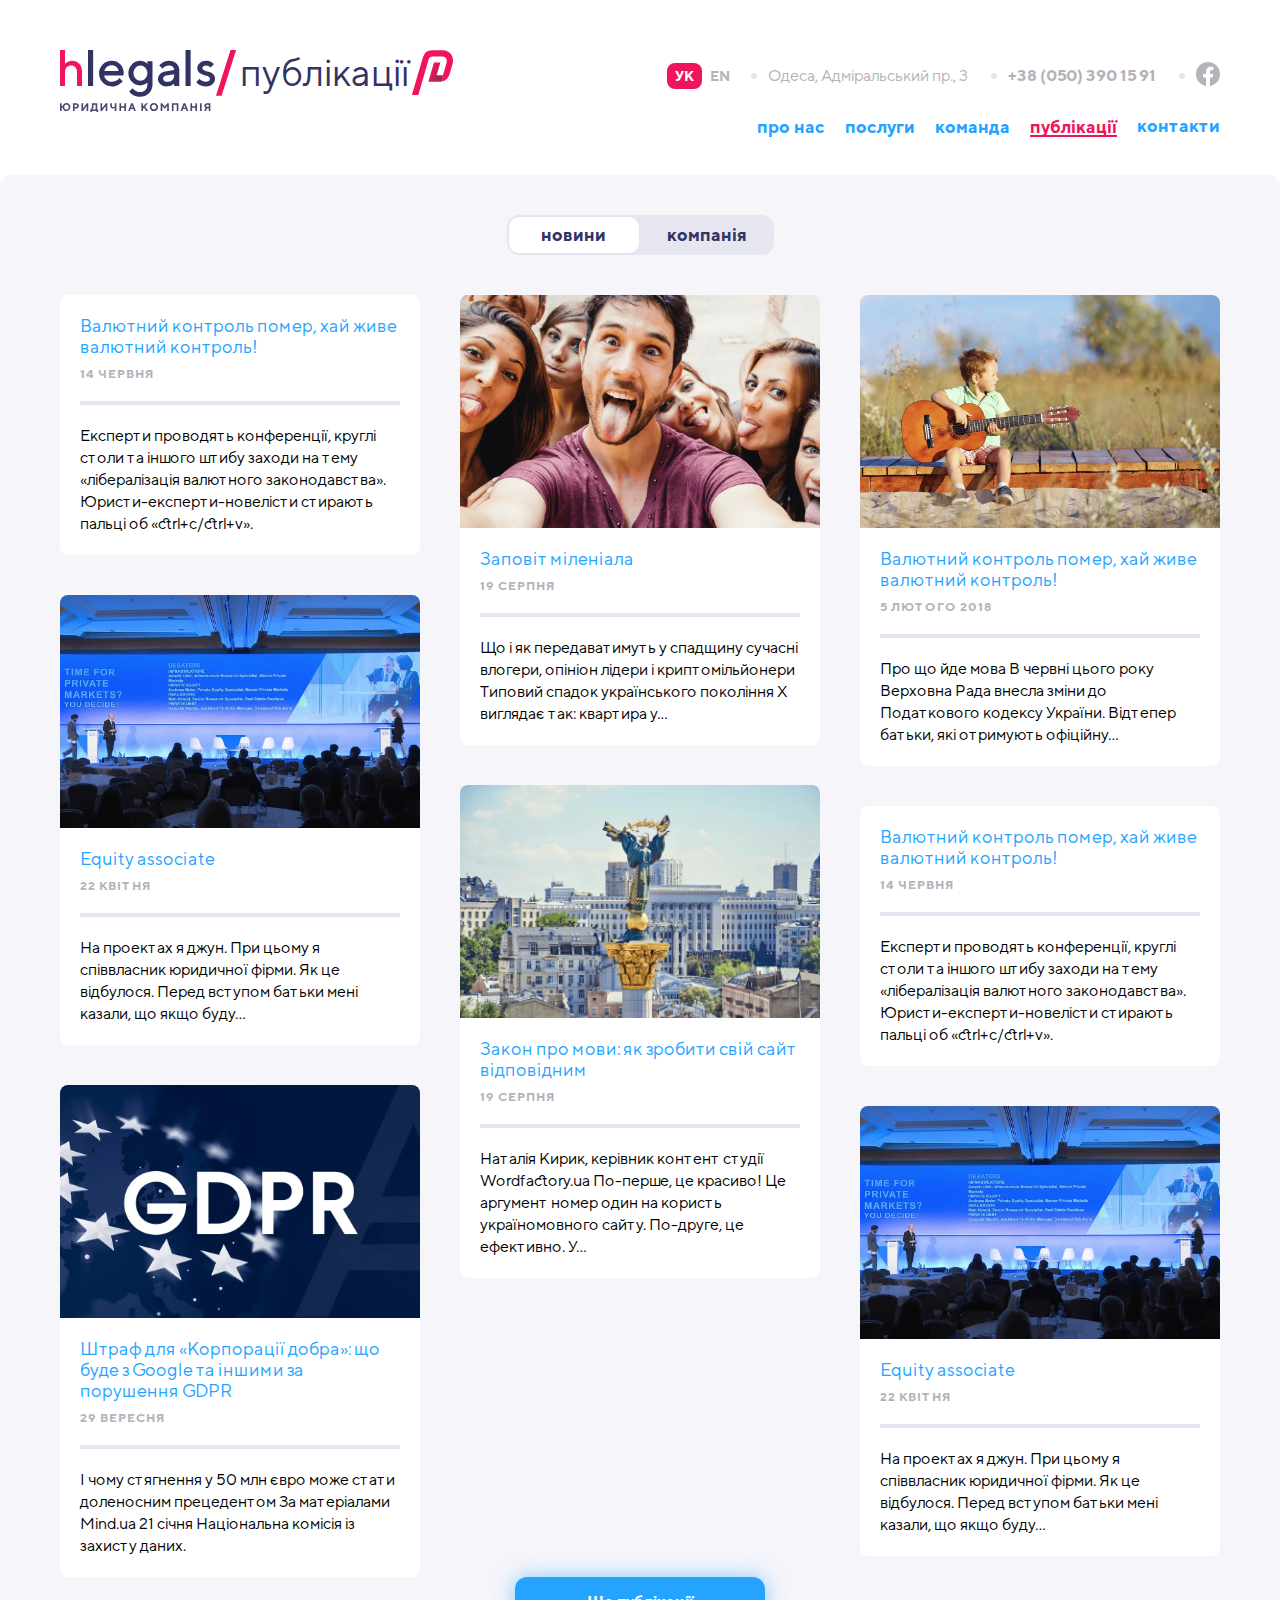
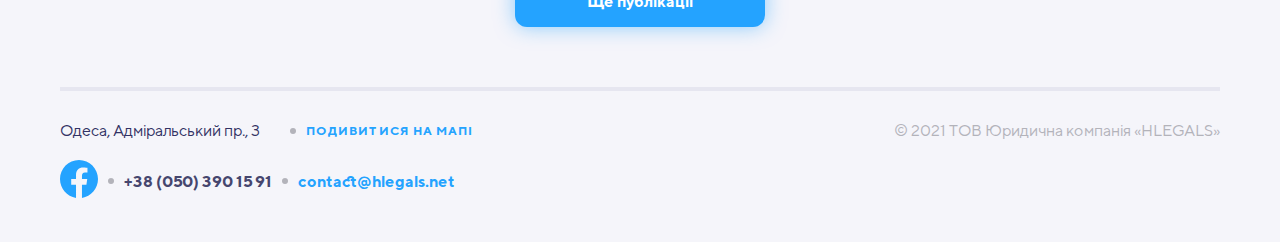
<file: publications.html>
<!doctype html><html lang="en"><head><meta charset="UTF-8"><meta http-equiv="X-UA-Compatible" content="IE=edge"><meta name="viewport" content="width=device-width,initial-scale=1"><link rel="icon" href="img/favicon.svg" type="image/svg+xml"><link rel="icon" href="img/favicon.png" type="image/png"><title>hlegals</title><script defer="defer" src="main.js"></script><link href="main.css" rel="stylesheet"></head><body><div class="site-container"><header class="header"><div class="container header__wrapper"><div class="header__logo"><a href="index.html" class="header__home-link"><picture><source srcset="img/logo-mobile-on-white.svg" media="(max-width: 768px)" alt="logo"><source srcset="img/logo-on-white.svg" alt="logo"><img loading="lazy" src="img/logo-on-white.svg"></picture></a><img class="header__slash" loading="lazy" src="img/slash.svg" width="21" height="46" alt="slash"> <a href="./publications.html" class="header__current-page">публікації</a> <img class="header__symbol" loading="lazy" src="img/symbol.svg" width="41" height="46" alt="symbol"></div><div class="header__contacts contacts"><ul class="lang"><li class="lang__item"><a href="#" class="lang__btn lang__btn--active">УК</a></li><li class="lang__item"><a href="#" class="lang__btn">EN</a></li></ul><ul class="contacts__list"><li class="contacts__item"><p class="contacts__location contacts__location--white-theme">Одеса, Адміральський пр., 3</p></li><li class="contacts__item"><a class="contacts__tell contacts__tell--white-theme" href="tel:+380503901591">+38 (050) 390 15 91</a></li><li class="contacts__item"><a class="contacts__facebook contacts__facebook--white-theme" href="#"><svg width="24" height="24"><path d="M24 12.0733C24 5.40541 18.6274 0 12 0C5.37258 0 0 5.40541 0 12.0733C0 18.0995 4.38823 23.0943 10.125 24V15.5633H7.07813V12.0733H10.125V9.41343C10.125 6.38755 11.9165 4.71615 14.6576 4.71615C15.9705 4.71615 17.3438 4.95195 17.3438 4.95195V7.92313H15.8306C14.3399 7.92313 13.875 8.85379 13.875 9.80857V12.0733H17.2031L16.6711 15.5633H13.875V24C19.6118 23.0943 24 18.0995 24 12.0733Z"/></svg></a></li></ul></div><nav class="header__nav nav"><ul class="nav__list"><button class="close-button btn-reset"><span class="close-button__item close-button__item--left"></span> <span class="close-button__item close-button__item--rigth"></span></button><li class="nav__item"><a href="./about.html" class="nav__link nav__link--white-theme">про нас</a></li><li class="nav__item"><a href="./services.html" class="nav__link nav__link--white-theme">послуги</a></li><li class="nav__item"><a href="./team.html" class="nav__link nav__link--white-theme">команда</a></li><li class="nav__item"><a href="./publications.html" class="nav__link nav__link--active">публікації</a></li><li class="nav__item"><a href="./contact.html" class="nav__link nav__link--white-theme">контакти</a></li></ul></nav><button class="hamburger-menu btn-reset"><span class="bar bar-on-white top"></span> <span class="bar bar-on-white middle"></span> <span class="bar bar-on-white bottom"></span></button></div></header><main class="page"><section class="main-publications"><div class="container"><div class="main-publications__tabs tabs"><button class="main-publications__tab tab tab-active btn-reset" data-tab="1"><p>новини</p></button> <button class="main-publications__tab tab btn-reset" data-tab="2"><p>компанія</p></button></div><ul class="main-publications__list"></ul><div class="more-wrapper"><button id="more-btn" class="main-publications__more button btn-reset" type="button"><div class="spinner none"><div></div><div></div><div></div><div></div></div>Ще публікації</button></div></div></section></main><footer class="footer"><div class="container"><div class="footer__wrapper"><div class="footer__contacts"><div class="footer__contacts-wrapper"><p class="footer__location">Одеса, Адміральський пр., 3</p><a class="footer__look-map footer__dots" href="#">Подивитися на мапі</a></div><div class="footer__links-wrapper"><a class="footer__facebook-link" href="#"><svg width="38" height="38"><path d="M38 19.1161C38 8.55857 29.4934 0 19 0C8.50658 0 0 8.55857 0 19.1161C0 28.6575 6.94803 36.5659 16.0312 38V24.6419H11.207V19.1161H16.0312V14.9046C16.0312 10.1136 18.8678 7.46723 23.2078 7.46723C25.2866 7.46723 27.4609 7.84059 27.4609 7.84059V12.545H25.0651C22.7048 12.545 21.9688 14.0185 21.9688 15.5302V19.1161H27.2383L26.3959 24.6419H21.9688V38C31.052 36.5659 38 28.6575 38 19.1161Z"/></svg> </a><a class="footer__tell-link footer__dots" href="tel:+380503901591">+38 (050) 390 15 91</a> <a class="footer__mail-link footer__dots" href="mailto:contact@hlegals.net">contact@hlegals.net</a></div></div><div class="footer__copy"><p class="footer__copy-text">© 2021 ТОВ Юридична компанія «HLEGALS»</p></div></div></div></footer></div></body></html>
</file>
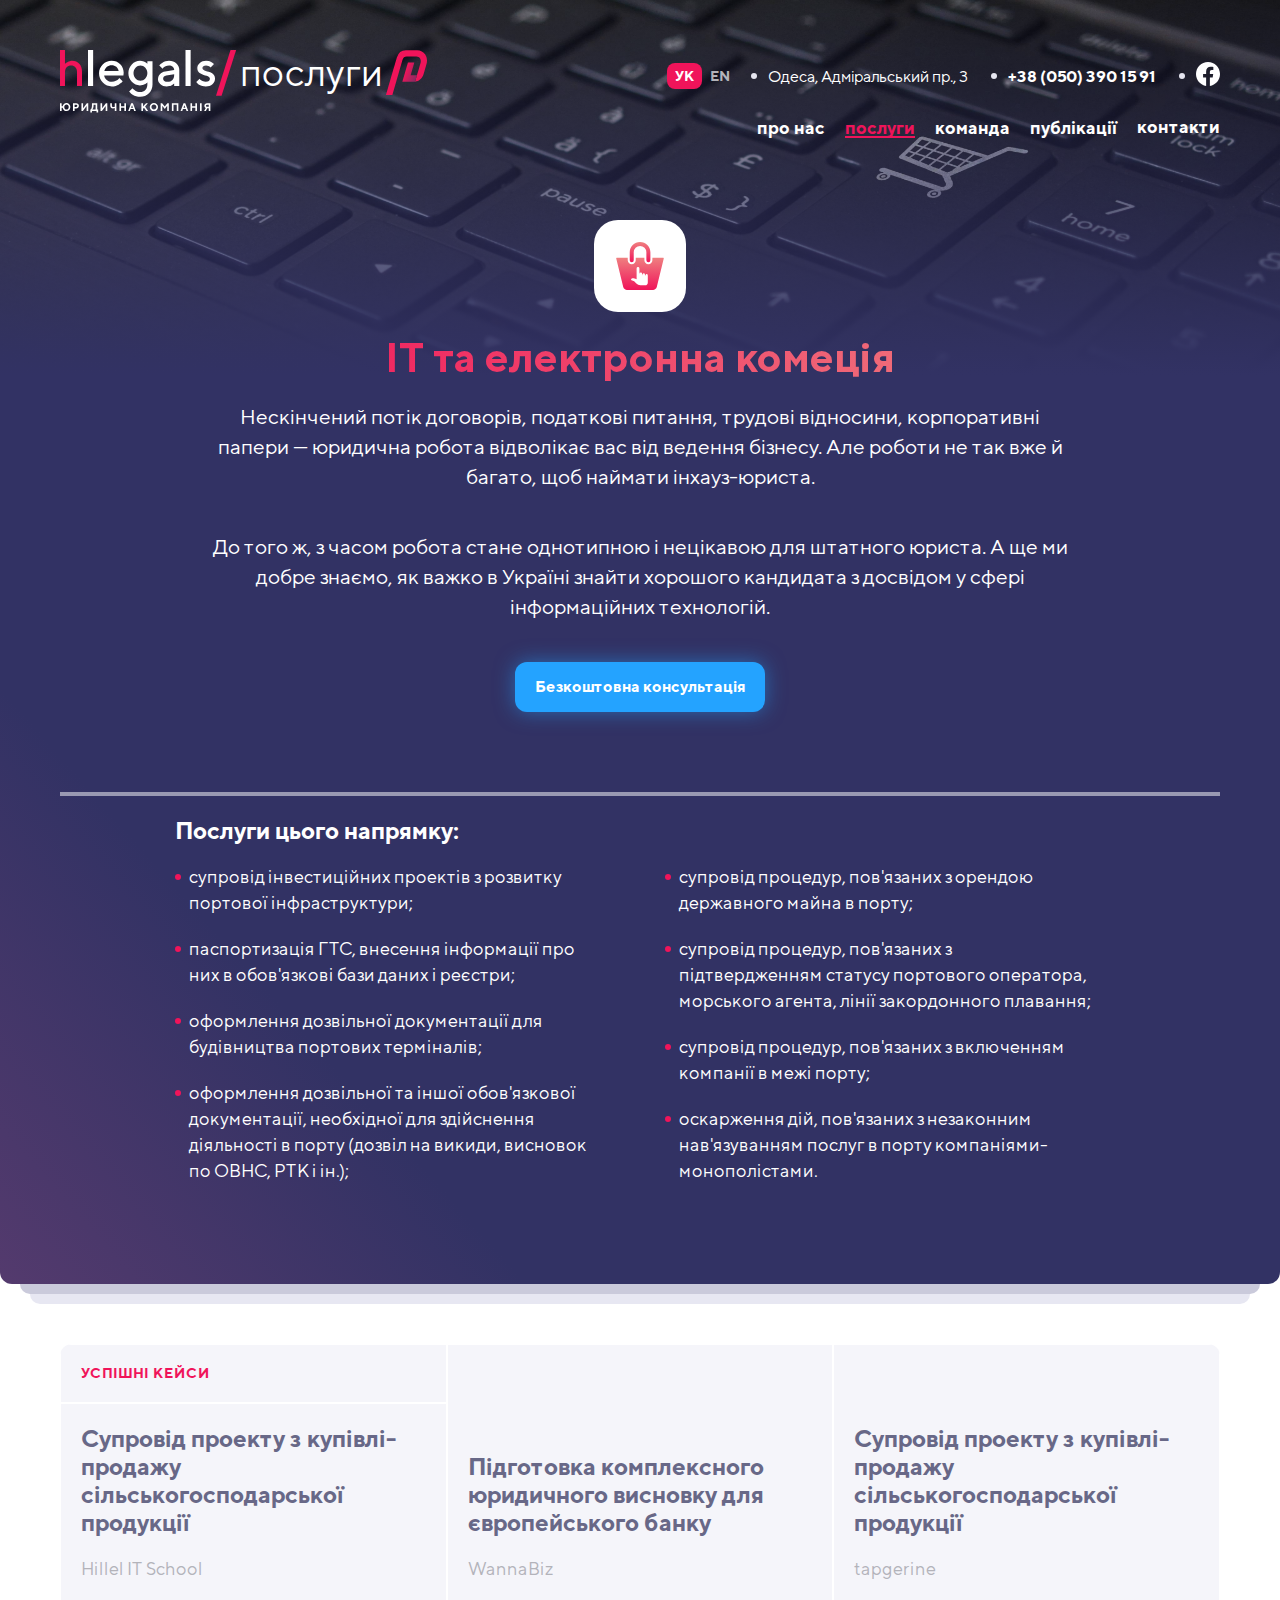
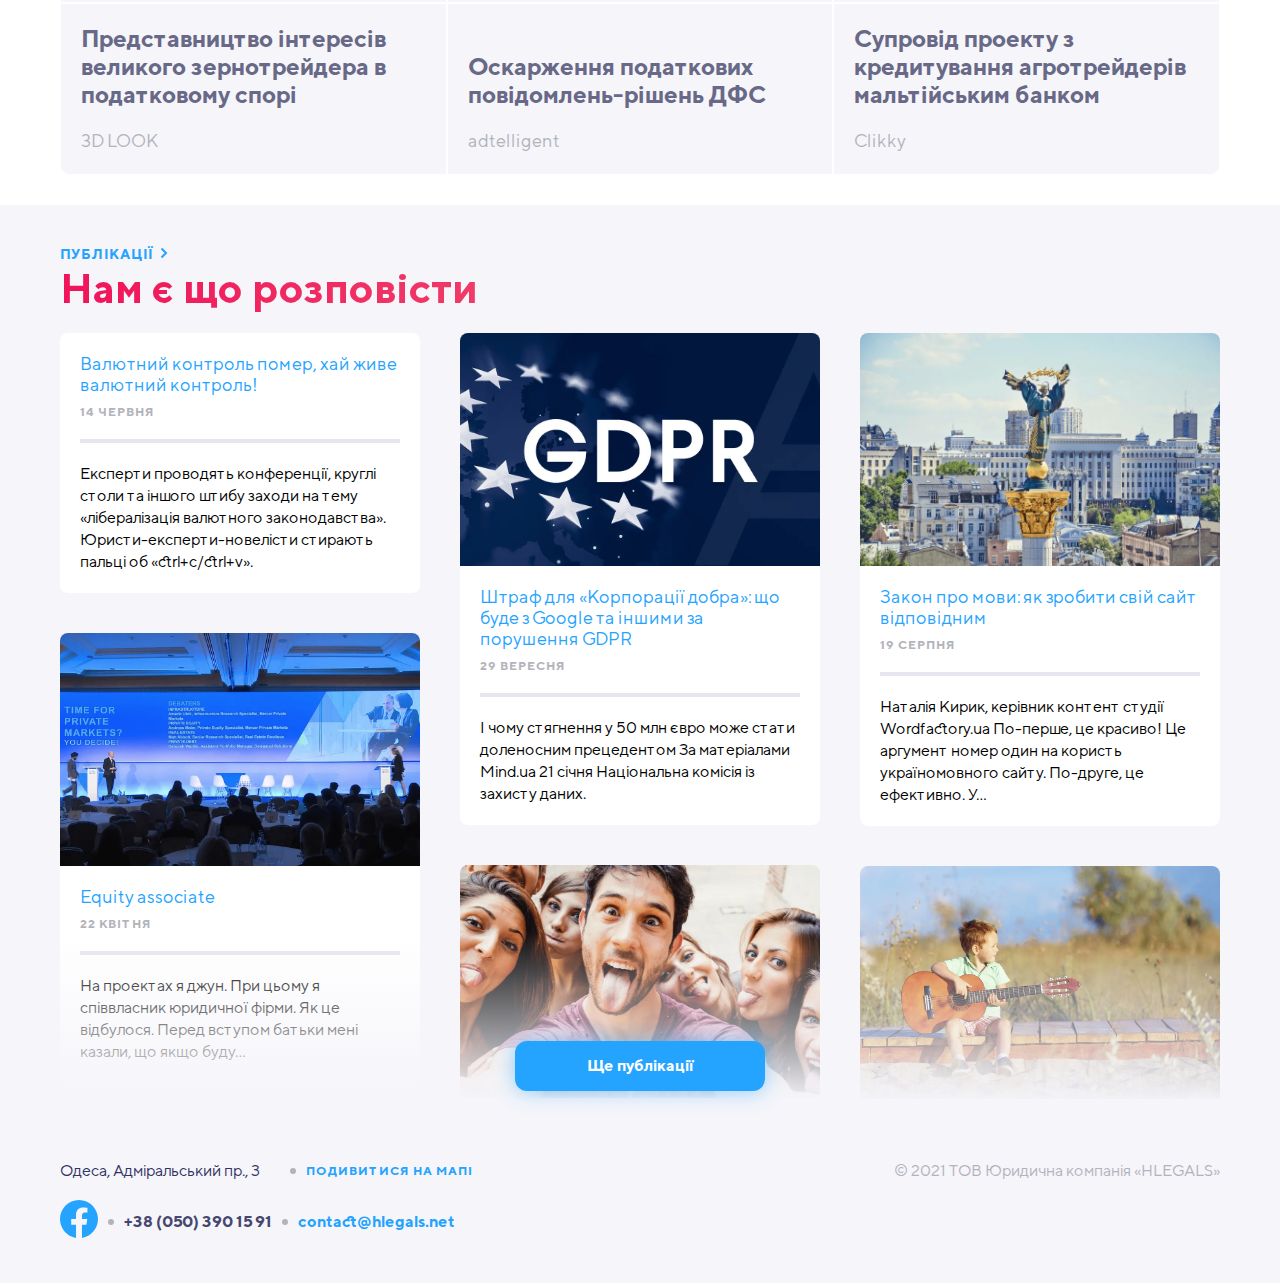
<file: service-page.html>
<!doctype html><html lang="en"><head><meta charset="UTF-8"><meta http-equiv="X-UA-Compatible" content="IE=edge"><meta name="viewport" content="width=device-width,initial-scale=1"><link rel="icon" href="img/favicon.svg" type="image/svg+xml"><link rel="icon" href="img/favicon.png" type="image/png"><title>hlegals</title><script defer="defer" src="main.js"></script><link href="main.css" rel="stylesheet"></head><body><div class="site-container"><header class="header"><div class="container header__wrapper"><div class="header__logo"><a href="index.html" class="header__home-link"><picture><source srcset="img/logo-mobile.svg" media="(max-width: 767.9px)" alt="logo"><source srcset="img/logo.svg" alt="logo"><img loading="lazy" src="img/logo.svg"></picture></a><img class="header__slash" loading="lazy" src="img/slash.svg" width="21" height="46" alt="slash"> <a href="services.html" class="header__current-page header__current-page--dark">послуги</a> <img class="header__symbol" loading="lazy" src="img/symbol.svg" width="41" height="46" alt="symbol"></div><div class="header__contacts contacts"><ul class="lang"><li class="lang__item"><a href="#" class="lang__btn lang__btn--active">УК</a></li><li class="lang__item"><a href="#" class="lang__btn">EN</a></li></ul><ul class="contacts__list"><li class="contacts__item"><p class="contacts__location">Одеса, Адміральський пр., 3</p></li><li class="contacts__item"><a class="contacts__tell" href="tel:+380503901591">+38 (050) 390 15 91</a></li><li class="contacts__item"><a class="contacts__facebook" href="#"><svg width="24" height="24"><path d="M24 12.0733C24 5.40541 18.6274 0 12 0C5.37258 0 0 5.40541 0 12.0733C0 18.0995 4.38823 23.0943 10.125 24V15.5633H7.07813V12.0733H10.125V9.41343C10.125 6.38755 11.9165 4.71615 14.6576 4.71615C15.9705 4.71615 17.3438 4.95195 17.3438 4.95195V7.92313H15.8306C14.3399 7.92313 13.875 8.85379 13.875 9.80857V12.0733H17.2031L16.6711 15.5633H13.875V24C19.6118 23.0943 24 18.0995 24 12.0733Z"/></svg></a></li></ul></div><nav class="header__nav nav"><ul class="nav__list"><button class="close-button btn-reset"><span class="close-button__item close-button__item--left"></span> <span class="close-button__item close-button__item--rigth"></span></button><li class="nav__item"><a href="./about.html" class="nav__link">про нас</a></li><li class="nav__item"><a href="./services.html" class="nav__link nav__link--active">послуги</a></li><li class="nav__item"><a href="./team.html" class="nav__link">команда</a></li><li class="nav__item"><a href="./publications.html" class="nav__link">публікації</a></li><li class="nav__item"><a href="./contact.html" class="nav__link">контакти</a></li></ul></nav><button class="hamburger-menu btn-reset"><span class="bar top"></span> <span class="bar middle"></span> <span class="bar bottom"></span></button></div></header><main class="page"><div class="experience-services"><section class="intro"><div class="container"><div class="intro__wrapper"><div class="intro__img"><picture><img loading="lazy" src="img/services-icon1.svg"></picture></div><h1 class="intro__title title">IT та електронна комеція</h1><p class="intro__text">Нескінчений потік договорів, податкові питання, трудові відносини, корпоративні папери — юридична робота відволікає вас від ведення бізнесу. Але роботи не так вже й багато, щоб наймати інхауз-юриста.</p><p class="intro__text">До того ж, з часом робота стане однотипною і нецікавою для штатного юриста. А ще ми добре знаємо, як важко в Україні знайти хорошого кандидата з досвідом у сфері інформаційних технологій.</p><button class="intro__button button" type="button">Безкоштовна консультація</button></div></div></section><section class="services-direction"><div class="container"><div class="services-direction__wrapper"><h3 class="services-direction__title">Послуги цього напрямку:</h3><ul class="services-direction__row"><li class="services-direction__coll"><ul class="services-direction__list"><li class="services-direction__item"><p class="services-direction__text">супровід інвестиційних проектів з розвитку портової інфраструктури;</p></li><li class="services-direction__item"><p class="services-direction__text">паспортизація ГТС, внесення інформації про них в обов'язкові бази даних і реєстри;</p></li><li class="services-direction__item"><p class="services-direction__text">оформлення дозвільної документації для будівництва портових терміналів;</p></li><li class="services-direction__item"><p class="services-direction__text">оформлення дозвільної та іншої обов'язкової документації, необхідної для здійснення діяльності в порту (дозвіл на викиди, висновок по ОВНС, РТК і ін.);</p></li></ul></li><li class="services-direction__coll"><ul class="services-direction__list"><li class="services-direction__item"><p class="services-direction__text">супровід процедур, пов'язаних з орендою державного майна в порту;</p></li><li class="services-direction__item"><p class="services-direction__text">супровід процедур, пов'язаних з підтвердженням статусу портового оператора, морського агента, лінії закордонного плавання;</p></li><li class="services-direction__item"><p class="services-direction__text">супровід процедур, пов'язаних з включенням компанії в межі порту;</p></li><li class="services-direction__item"><p class="services-direction__text">оскарження дій, пов'язаних з незаконним нав'язуванням послуг в порту компаніями-монополістами.</p></li></ul></li></ul></div></div></section></div><section class="cases"><div class="container"><ul class="cases__list"><li class="cases__item"><h3 class="cases__title">Успішні кейси</h3><div class="cases__item-wrapper"><p class="cases__text">Супровід проекту з купівлі-продажу сільськогосподарської продукції</p><p class="cases__sub-text">Hillel IT School</p></div></li><li class="cases__item"><div class="cases__item-wrapper"><p class="cases__text">Підготовка комплексного юридичного висновку для європейського банку</p><p class="cases__sub-text">WannaBiz</p></div></li><li class="cases__item"><div class="cases__item-wrapper"><p class="cases__text">Супровід проекту з купівлі-продажу сільськогосподарської продукції</p><p class="cases__sub-text">tapgerine</p></div></li><li class="cases__item"><div class="cases__item-wrapper"><p class="cases__text">Представництво інтересів великого зернотрейдера в податковому спорі</p><p class="cases__sub-text">3D LOOK</p></div></li><li class="cases__item"><div class="cases__item-wrapper"><p class="cases__text">Оскарження податкових повідомлень-рішень ДФС</p><p class="cases__sub-text">adtelligent</p></div></li><li class="cases__item"><div class="cases__item-wrapper"><p class="cases__text">Супровід проекту з кредитування агротрейдерів мальтійським банком</p><p class="cases__sub-text">Clikky</p></div></li></ul></div></section><section class="publications"><div class="container"><div class="publications__title-wrapper"><a class="publications__link link" href="#">Публікації <svg width="12" height="12" fill="none"><path d="M3.5 1.5L8 6L3.5 10.5" stroke="white" stroke-width="2"/></svg></a><h2 class="publications__title title">Нам є що розповісти</h2></div><ul class="publications__list"></ul><div class="publications__shade"><button id="more-publicatoons" class="publications__more button btn-reset" type="button"><div class="spinner none"><div></div><div></div><div></div><div></div></div>Ще публікації</button></div></div></section></main><footer class="footer"><div class="container"><div class="footer__wrapper footer__wrapper--services"><div class="footer__contacts"><div class="footer__contacts-wrapper"><p class="footer__location">Одеса, Адміральський пр., 3</p><a class="footer__look-map footer__dots" href="#">Подивитися на мапі</a></div><div class="footer__links-wrapper"><a class="footer__facebook-link" href="#"><svg width="38" height="38"><path d="M38 19.1161C38 8.55857 29.4934 0 19 0C8.50658 0 0 8.55857 0 19.1161C0 28.6575 6.94803 36.5659 16.0312 38V24.6419H11.207V19.1161H16.0312V14.9046C16.0312 10.1136 18.8678 7.46723 23.2078 7.46723C25.2866 7.46723 27.4609 7.84059 27.4609 7.84059V12.545H25.0651C22.7048 12.545 21.9688 14.0185 21.9688 15.5302V19.1161H27.2383L26.3959 24.6419H21.9688V38C31.052 36.5659 38 28.6575 38 19.1161Z"/></svg> </a><a class="footer__tell-link footer__dots" href="tel:+380503901591">+38 (050) 390 15 91</a> <a class="footer__mail-link footer__dots" href="mailto:contact@hlegals.net">contact@hlegals.net</a></div></div><div class="footer__copy"><p class="footer__copy-text">© 2021 ТОВ Юридична компанія «HLEGALS»</p></div></div></div></footer></div><div id="contact-popup" class="popup contact-popup"><div class="popup__content-wrapper"><form class="contact__form contact-form" name="contact-form"><h2 class="contact-form__title title-mobile">Ми хотіли б Вам допомогти</h2><input class="contact-form__input" name="userName" placeholder="Iм’я"> <textarea class="contact-form__message" id="user-message" cols="30" rows="10" placeholder="Повідомлення"></textarea><h3 class="contact-form__title-choise">Як вам відповісти?</h3><input class="contact-form__input" type="tel" name="userTell" placeholder="Номер телефона"> <input class="contact-form__input" type="email" name="userEmail" placeholder="Чи email"> <button class="contact-form__button button" type="submit">Надіслати запит</button></form><button type="submit" id="close-contact-popup" class="popup__close-btn"></button></div></div></body></html>
</file>
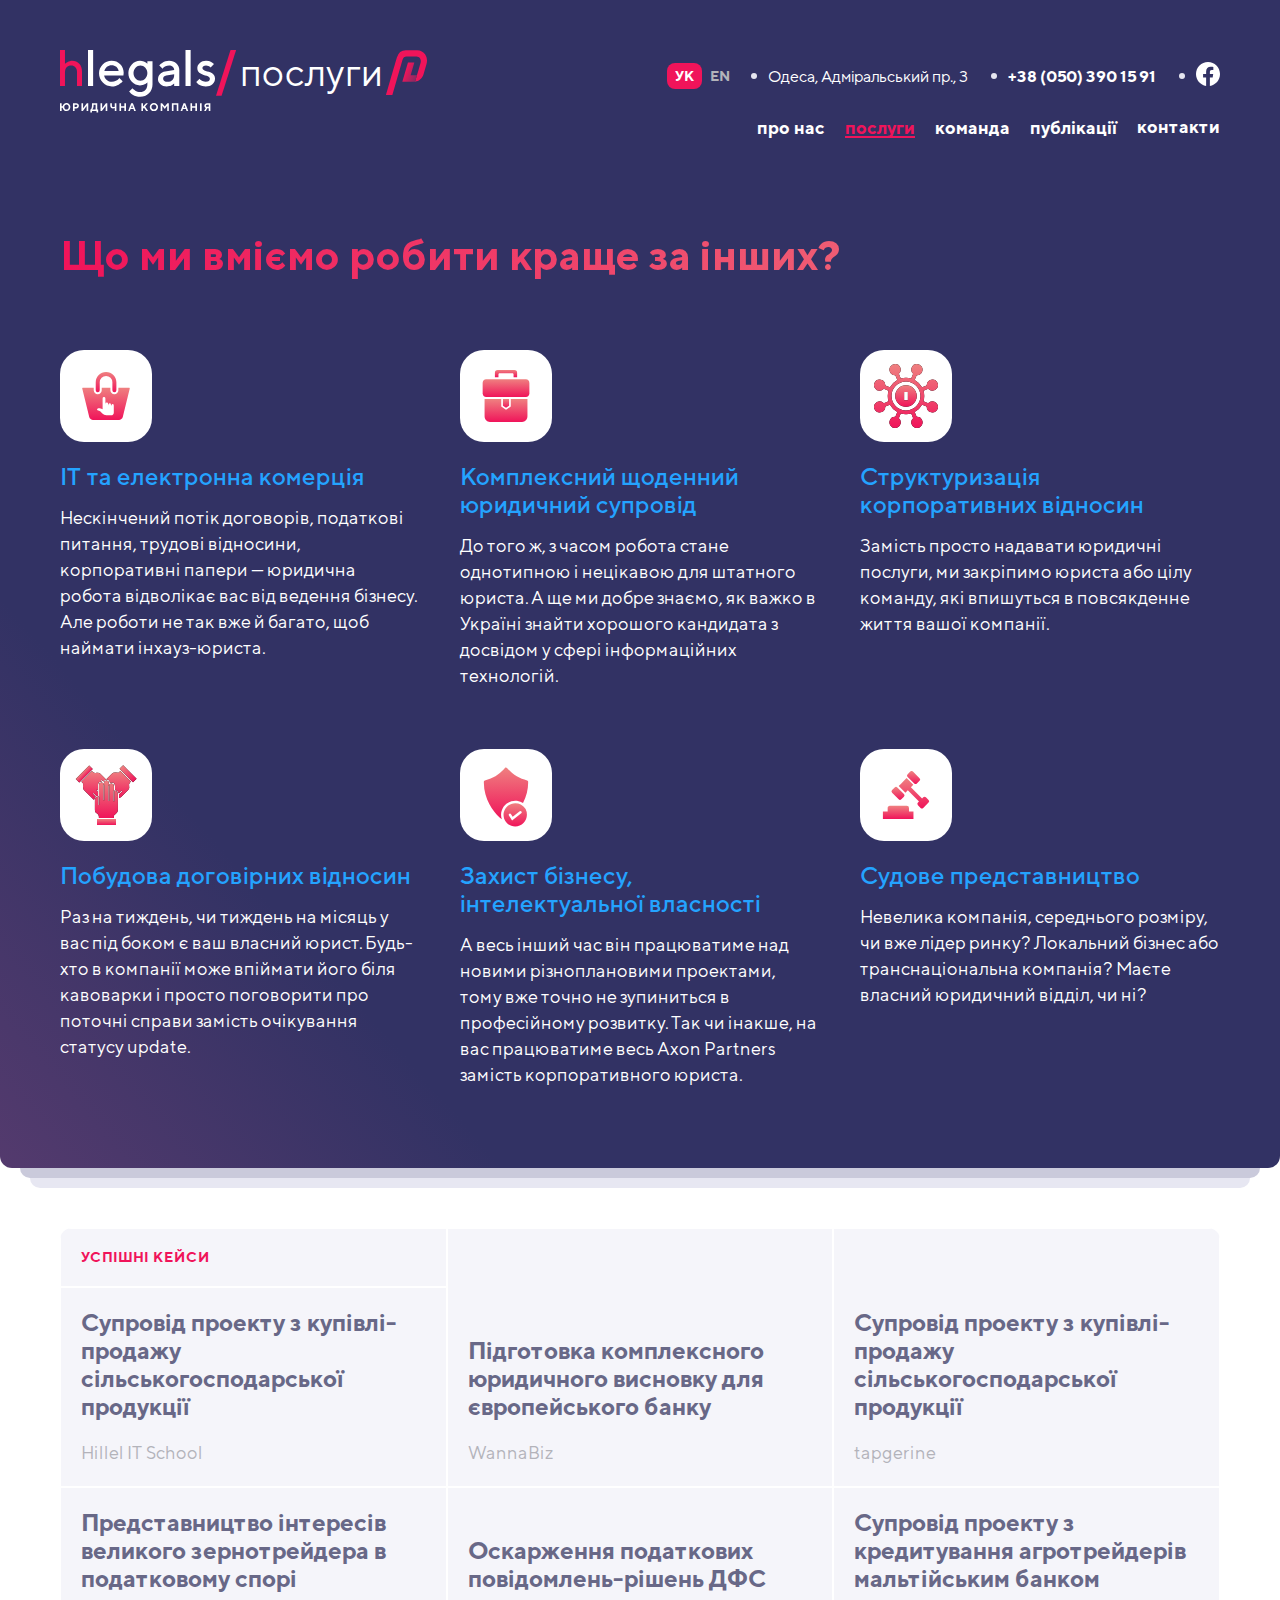
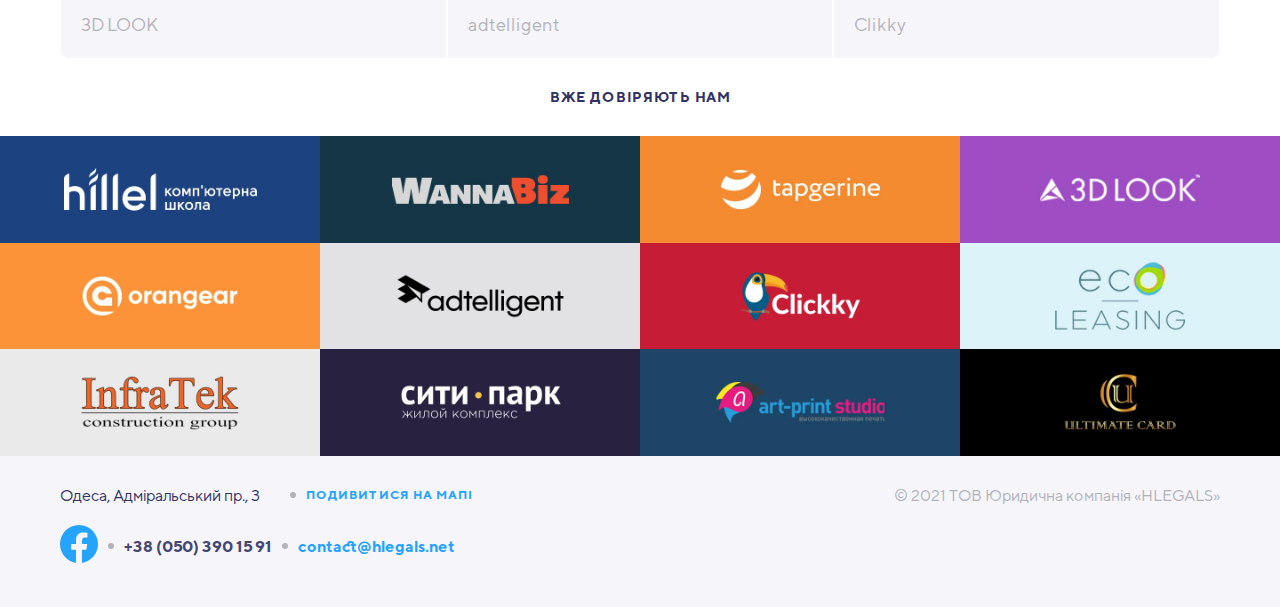
<file: services.html>
<!doctype html><html lang="en"><head><meta charset="UTF-8"><meta http-equiv="X-UA-Compatible" content="IE=edge"><meta name="viewport" content="width=device-width,initial-scale=1"><link rel="icon" href="img/favicon.svg" type="image/svg+xml"><link rel="icon" href="img/favicon.png" type="image/png"><title>hlegals</title><script defer="defer" src="main.js"></script><link href="main.css" rel="stylesheet"></head><body><div class="site-container"><header class="header"><div class="container header__wrapper"><div class="header__logo"><a href="index.html" class="header__home-link"><picture><source srcset="img/logo-mobile.svg" media="(max-width: 767.9px)" alt="logo"><source srcset="img/logo.svg" alt="logo"><img loading="lazy" src="img/logo.svg"></picture></a><img class="header__slash" loading="lazy" src="img/slash.svg" width="21" height="46" alt="slash"> <a href="services.html" class="header__current-page header__current-page--dark">послуги</a> <img class="header__symbol" loading="lazy" src="img/symbol.svg" width="41" height="46" alt="symbol"></div><div class="header__contacts contacts"><ul class="lang"><li class="lang__item"><a href="#" class="lang__btn lang__btn--active">УК</a></li><li class="lang__item"><a href="#" class="lang__btn">EN</a></li></ul><ul class="contacts__list"><li class="contacts__item"><p class="contacts__location">Одеса, Адміральський пр., 3</p></li><li class="contacts__item"><a class="contacts__tell" href="tel:+380503901591">+38 (050) 390 15 91</a></li><li class="contacts__item"><a class="contacts__facebook" href="#"><svg width="24" height="24"><path d="M24 12.0733C24 5.40541 18.6274 0 12 0C5.37258 0 0 5.40541 0 12.0733C0 18.0995 4.38823 23.0943 10.125 24V15.5633H7.07813V12.0733H10.125V9.41343C10.125 6.38755 11.9165 4.71615 14.6576 4.71615C15.9705 4.71615 17.3438 4.95195 17.3438 4.95195V7.92313H15.8306C14.3399 7.92313 13.875 8.85379 13.875 9.80857V12.0733H17.2031L16.6711 15.5633H13.875V24C19.6118 23.0943 24 18.0995 24 12.0733Z"/></svg></a></li></ul></div><nav class="header__nav nav"><ul class="nav__list"><button class="close-button btn-reset"><span class="close-button__item close-button__item--left"></span> <span class="close-button__item close-button__item--rigth"></span></button><li class="nav__item"><a href="./about.html" class="nav__link">про нас</a></li><li class="nav__item"><a href="./services.html" class="nav__link nav__link--active">послуги</a></li><li class="nav__item"><a href="./team.html" class="nav__link">команда</a></li><li class="nav__item"><a href="./publications.html" class="nav__link">публікації</a></li><li class="nav__item"><a href="./contact.html" class="nav__link">контакти</a></li></ul></nav><button class="hamburger-menu btn-reset"><span class="bar top"></span> <span class="bar middle"></span> <span class="bar bottom"></span></button></div></header><main class="page"><div class="experience-services"><section class="services services-page"><div class="container"><div class="services__title-wrapper"><h2 class="services__title title">Що ми вміємо робити краще за інших?</h2></div><ul class="services__list"><li class="services__item"><div class="services__item-wrapper"><div class="services__item-img"><picture><source srcset="img/services-mobile-icon1.svg" media="(max-width: 480px)" alt="logo"><img loading="lazy" src="img/services-icon1.svg"></picture></div><a href="./service-page.html" class="services__item-title">IT та електронна комерція</a></div><p class="services__item-text">Нескінчений потік договорів, податкові питання, трудові відносини, корпоративні папери — юридична робота відволікає вас від ведення бізнесу. Але роботи не так вже й багато, щоб наймати інхауз-юриста.</p></li><li class="services__item"><div class="services__item-wrapper"><div class="services__item-img"><picture><source srcset="img/services-mobile-icon2.svg" media="(max-width: 480px)" alt="logo"><img loading="lazy" src="img/services-icon2.svg"></picture></div><a href="./service-page.html" class="services__item-title">Комплексний щоденний юридичний супровід</a></div><p class="services__item-text">До того ж, з часом робота стане однотипною і нецікавою для штатного юриста. А ще ми добре знаємо, як важко в Україні знайти хорошого кандидата з досвідом у сфері інформаційних технологій.</p></li><li class="services__item"><div class="services__item-wrapper"><div class="services__item-img"><picture><source srcset="img/services-mobile-icon3.svg" media="(max-width: 480px)" alt="logo"><img loading="lazy" src="img/services-icon3.svg"></picture></div><a href="./service-page.html" class="services__item-title">Структуризація корпоративних відносин</a></div><p class="services__item-text">Замість просто надавати юридичні послуги, ми закріпимо юриста або цілу команду, які впишуться в повсякденне життя вашої компанії.</p></li><li class="services__item"><div class="services__item-wrapper"><div class="services__item-img"><picture><source srcset="img/services-mobile-icon4.svg" media="(max-width: 480px)" alt="logo"><img loading="lazy" src="img/services-icon4.svg"></picture></div><a href="./service-page.html" class="services__item-title">Побудовa договірних відносин</a></div><p class="services__item-text">Раз на тиждень, чи тиждень на місяць у вас під боком є ваш власний юрист. Будь-хто в компанії може впіймати його біля кавоварки і просто поговорити про поточні справи замість очікування статусу update.</p></li><li class="services__item"><div class="services__item-wrapper"><div class="services__item-img"><picture><source srcset="img/services-mobile-icon5.svg" media="(max-width: 480px)" alt="logo"><img loading="lazy" src="img/services-icon5.svg"></picture></div><a href="./service-page.html" class="services__item-title">Захист бізнесу, інтелектуальної власності</a></div><p class="services__item-text">А весь інший час він працюватиме над новими різноплановими проектами, тому вже точно не зупиниться в професійному розвитку. Так чи інакше, на вас працюватиме весь Axon Partners замість корпоративного юриста.</p></li><li class="services__item"><div class="services__item-wrapper"><div class="services__item-img"><picture><source srcset="img/services-mobile-icon6.svg" media="(max-width: 480px)" alt="logo"><img loading="lazy" src="img/services-icon6.svg"></picture></div><a href="./service-page.html" class="services__item-title">Судове представництво</a></div><p class="services__item-text">Невелика компанія, середнього розміру, чи вже лідер ринку? Локальний бізнес або транснаціональна компанія? Маєте власний юридичний відділ, чи ні?</p></li></ul></div></section></div><section class="cases"><div class="container"><ul class="cases__list"><li class="cases__item"><h3 class="cases__title">Успішні кейси</h3><div class="cases__item-wrapper"><p class="cases__text">Супровід проекту з купівлі-продажу сільськогосподарської продукції</p><p class="cases__sub-text">Hillel IT School</p></div></li><li class="cases__item"><div class="cases__item-wrapper"><p class="cases__text">Підготовка комплексного юридичного висновку для європейського банку</p><p class="cases__sub-text">WannaBiz</p></div></li><li class="cases__item"><div class="cases__item-wrapper"><p class="cases__text">Супровід проекту з купівлі-продажу сільськогосподарської продукції</p><p class="cases__sub-text">tapgerine</p></div></li><li class="cases__item"><div class="cases__item-wrapper"><p class="cases__text">Представництво інтересів великого зернотрейдера в податковому спорі</p><p class="cases__sub-text">3D LOOK</p></div></li><li class="cases__item"><div class="cases__item-wrapper"><p class="cases__text">Оскарження податкових повідомлень-рішень ДФС</p><p class="cases__sub-text">adtelligent</p></div></li><li class="cases__item"><div class="cases__item-wrapper"><p class="cases__text">Супровід проекту з кредитування агротрейдерів мальтійським банком</p><p class="cases__sub-text">Clikky</p></div></li></ul></div></section><section class="clients"><h3 class="clients__title">Вже довіряють нам</h3><ul class="clients__list"><li class="clients__item"><picture><source srcset="img/clients-company-mobile1.jpg" media="(max-width: 480px)"><img loading="lazy" src="img/clients-company1.jpg" class="image" alt="hillel"></picture></li><li class="clients__item"><picture><source srcset="img/clients-company-mobile2.jpg" media="(max-width: 480px)"><img loading="lazy" src="img/clients-company2.jpg" class="image" alt="hillel"></picture></li><li class="clients__item"><picture><source srcset="img/clients-company-mobile3.jpg" media="(max-width: 480px)"><img loading="lazy" src="img/clients-company3.jpg" class="image" alt="hillel"></picture></li><li class="clients__item"><picture><source srcset="img/clients-company-mobile4.jpg" media="(max-width: 480px)"><img loading="lazy" src="img/clients-company4.jpg" class="image" alt="hillel"></picture></li><li class="clients__item"><picture><source srcset="img/clients-company-mobile5.jpg" media="(max-width: 480px)"><img loading="lazy" src="img/clients-company5.jpg" class="image" alt="hillel"></picture></li><li class="clients__item"><picture><source srcset="img/clients-company-mobile6.jpg" media="(max-width: 480px)"><img loading="lazy" src="img/clients-company6.jpg" class="image" alt="hillel"></picture></li><li class="clients__item"><picture><source srcset="img/clients-company-mobile7.jpg" media="(max-width: 480px)"><img loading="lazy" src="img/clients-company7.jpg" class="image" alt="hillel"></picture></li><li class="clients__item"><picture><source srcset="img/clients-company-mobile8.jpg" media="(max-width: 480px)"><img loading="lazy" src="img/clients-company8.jpg" class="image" alt="hillel"></picture></li><li class="clients__item"><picture><source srcset="img/clients-company-mobile9.jpg" media="(max-width: 480px)"><img loading="lazy" src="img/clients-company9.jpg" class="image" alt="hillel"></picture></li><li class="clients__item"><picture><source srcset="img/clients-company-mobile10.jpg" media="(max-width: 480px)"><img loading="lazy" src="img/clients-company10.jpg" class="image" alt="hillel"></picture></li><li class="clients__item"><picture><source srcset="img/clients-company-mobile11.jpg" media="(max-width: 480px)"><img loading="lazy" src="img/clients-company11.jpg" class="image" alt="hillel"></picture></li><li class="clients__item"><picture><source srcset="img/clients-company-mobile12.jpg" media="(max-width: 480px)"><img loading="lazy" src="img/clients-company12.jpg" class="image" alt="hillel"></picture></li></ul></section></main><footer class="footer"><div class="container"><div class="footer__wrapper footer__wrapper--services"><div class="footer__contacts"><div class="footer__contacts-wrapper"><p class="footer__location">Одеса, Адміральський пр., 3</p><a class="footer__look-map footer__dots" href="#">Подивитися на мапі</a></div><div class="footer__links-wrapper"><a class="footer__facebook-link" href="#"><svg width="38" height="38"><path d="M38 19.1161C38 8.55857 29.4934 0 19 0C8.50658 0 0 8.55857 0 19.1161C0 28.6575 6.94803 36.5659 16.0312 38V24.6419H11.207V19.1161H16.0312V14.9046C16.0312 10.1136 18.8678 7.46723 23.2078 7.46723C25.2866 7.46723 27.4609 7.84059 27.4609 7.84059V12.545H25.0651C22.7048 12.545 21.9688 14.0185 21.9688 15.5302V19.1161H27.2383L26.3959 24.6419H21.9688V38C31.052 36.5659 38 28.6575 38 19.1161Z"/></svg> </a><a class="footer__tell-link footer__dots" href="tel:+380503901591">+38 (050) 390 15 91</a> <a class="footer__mail-link footer__dots" href="mailto:contact@hlegals.net">contact@hlegals.net</a></div></div><div class="footer__copy"><p class="footer__copy-text">© 2021 ТОВ Юридична компанія «HLEGALS»</p></div></div></div></footer></div></body></html>
</file>
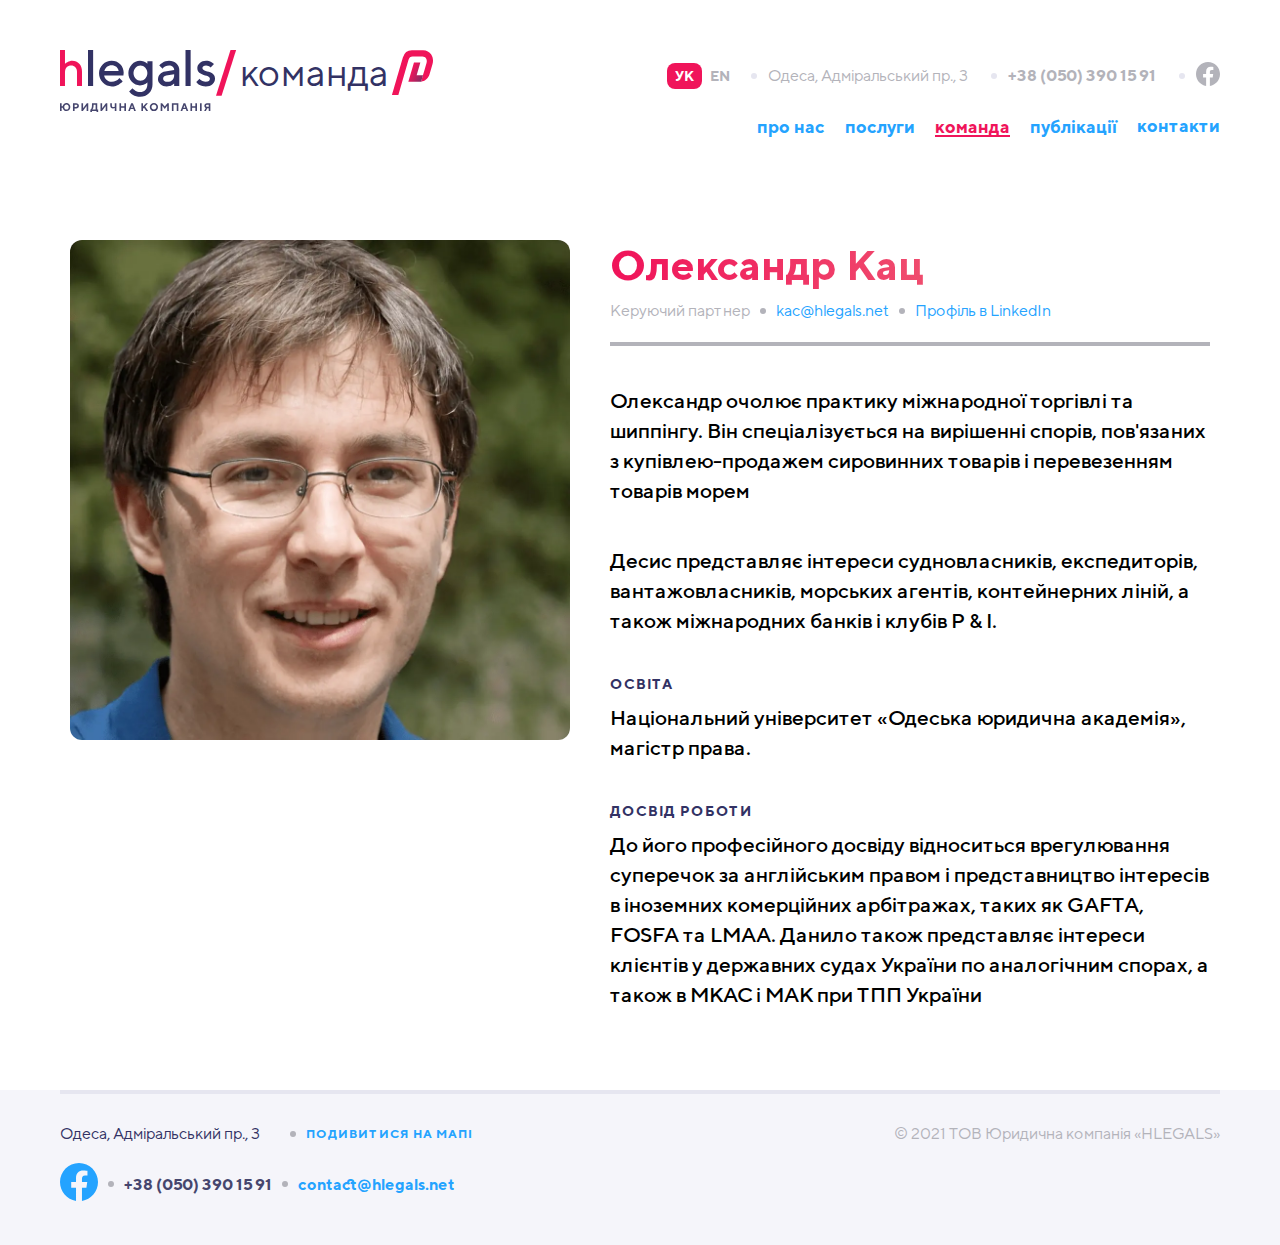
<file: team-member.html>
<!doctype html><html lang="en"><head><meta charset="UTF-8"><meta http-equiv="X-UA-Compatible" content="IE=edge"><meta name="viewport" content="width=device-width,initial-scale=1"><link rel="icon" href="img/favicon.svg" type="image/svg+xml"><link rel="icon" href="img/favicon.png" type="image/png"><title>hlegals</title><script defer="defer" src="main.js"></script><link href="main.css" rel="stylesheet"></head><body><div class="site-container"><header class="header"><div class="container header__wrapper"><div class="header__logo"><a href="index.html" class="header__home-link"><picture><source srcset="img/logo-mobile-on-white.svg" media="(max-width: 768px)" alt="logo"><source srcset="img/logo-on-white.svg" alt="logo"><img loading="lazy" src="img/logo-on-white.svg"></picture></a><img class="header__slash" loading="lazy" src="img/slash.svg" width="21" height="46" alt="slash"> <a href="team.html" class="header__current-page">команда</a> <img class="header__symbol" loading="lazy" src="img/symbol.svg" width="41" height="46" alt="symbol"></div><div class="header__contacts contacts"><ul class="lang"><li class="lang__item"><a href="#" class="lang__btn lang__btn--active">УК</a></li><li class="lang__item"><a href="#" class="lang__btn">EN</a></li></ul><ul class="contacts__list"><li class="contacts__item"><p class="contacts__location contacts__location--white-theme">Одеса, Адміральський пр., 3</p></li><li class="contacts__item"><a class="contacts__tell contacts__tell--white-theme" href="tel:+380503901591">+38 (050) 390 15 91</a></li><li class="contacts__item"><a class="contacts__facebook contacts__facebook--white-theme" href="#"><svg width="24" height="24"><path d="M24 12.0733C24 5.40541 18.6274 0 12 0C5.37258 0 0 5.40541 0 12.0733C0 18.0995 4.38823 23.0943 10.125 24V15.5633H7.07813V12.0733H10.125V9.41343C10.125 6.38755 11.9165 4.71615 14.6576 4.71615C15.9705 4.71615 17.3438 4.95195 17.3438 4.95195V7.92313H15.8306C14.3399 7.92313 13.875 8.85379 13.875 9.80857V12.0733H17.2031L16.6711 15.5633H13.875V24C19.6118 23.0943 24 18.0995 24 12.0733Z"/></svg></a></li></ul></div><nav class="header__nav nav"><ul class="nav__list"><button class="close-button btn-reset"><span class="close-button__item close-button__item--left"></span> <span class="close-button__item close-button__item--rigth"></span></button><li class="nav__item"><a href="about.html" class="nav__link nav__link--white-theme">про нас</a></li><li class="nav__item"><a href="services.html" class="nav__link nav__link--white-theme">послуги</a></li><li class="nav__item"><a href="team.html" class="nav__link nav__link--active">команда</a></li><li class="nav__item"><a href="./publications.html" class="nav__link nav__link--white-theme">публікації</a></li><li class="nav__item"><a href="./contact.html" class="nav__link nav__link--white-theme">контакти</a></li></ul></nav><button class="hamburger-menu btn-reset"><span class="bar bar-on-white top"></span> <span class="bar bar-on-white middle"></span> <span class="bar bar-on-white bottom"></span></button></div></header><main class="page"><section class="team-member"><div class="container team-member__row"><div class="team-member__img"><picture><source srcset="img/team-img1.webp" type="image/webp"><img loading="lazy" src="img/team-img1.png" width="413" height="500" alt="oleksandr"></picture></div><div class="team-member__wrapper"><div class="team-member__heading"><h2 class="team-member__title title">Олександр Кац</h2><div class="team-member__wrapper-subtitle"><p class="team-member__subtitle">Керуючий партнер</p><ul class="team-member__link-list"><li class="team-member__link-item footer__dots"><a class="team-member__link" href="mailto:kac@hlegals.net">kac@hlegals.net</a></li><li class="team-member__link-item footer__dots"><a class="team-member__link" href="#">Профіль в LinkedIn</a></li></ul></div></div><div class="team-member__bio"><p class="team-member__text text">Олександр очолює практику міжнародної торгівлі та шиппінгу. Він спеціалізується на вирішенні спорів, пов'язаних з купівлею-продажем сировинних товарів і перевезенням товарів морем</p><p class="team-member__text text">Десис представляє інтереси судновласників, експедиторів, вантажовласників, морських агентів, контейнерних ліній, а також міжнародних банків і клубів P & I.</p><h3 class="team-member__section-title">Освіта</h3><p class="team-member__text text">Національний університет «Одеська юридична академія», магістр права.</p><h3 class="team-member__section-title">Досвід роботи</h3><p class="text">До його професійного досвіду відноситься врегулювання суперечок за англійським правом і представництво інтересів в іноземних комерційних арбітражах, таких як GAFTA, FOSFA та LMAA. Данило також представляє інтереси клієнтів у державних судах України по аналогічним спорах, а також в МКАС і МАК при ТПП України</p></div></div></div></section></main><footer class="footer"><div class="container"><div class="footer__wrapper"><div class="footer__contacts"><div class="footer__contacts-wrapper"><p class="footer__location">Одеса, Адміральський пр., 3</p><a class="footer__look-map footer__dots" href="#">Подивитися на мапі</a></div><div class="footer__links-wrapper"><a class="footer__facebook-link" href="#"><svg width="38" height="38"><path d="M38 19.1161C38 8.55857 29.4934 0 19 0C8.50658 0 0 8.55857 0 19.1161C0 28.6575 6.94803 36.5659 16.0312 38V24.6419H11.207V19.1161H16.0312V14.9046C16.0312 10.1136 18.8678 7.46723 23.2078 7.46723C25.2866 7.46723 27.4609 7.84059 27.4609 7.84059V12.545H25.0651C22.7048 12.545 21.9688 14.0185 21.9688 15.5302V19.1161H27.2383L26.3959 24.6419H21.9688V38C31.052 36.5659 38 28.6575 38 19.1161Z"/></svg> </a><a class="footer__tell-link footer__dots" href="tel:+380503901591">+38 (050) 390 15 91</a> <a class="footer__mail-link footer__dots" href="mailto:contact@hlegals.net">contact@hlegals.net</a></div></div><div class="footer__copy"><p class="footer__copy-text">© 2021 ТОВ Юридична компанія «HLEGALS»</p></div></div></div></footer></div></body></html>
</file>
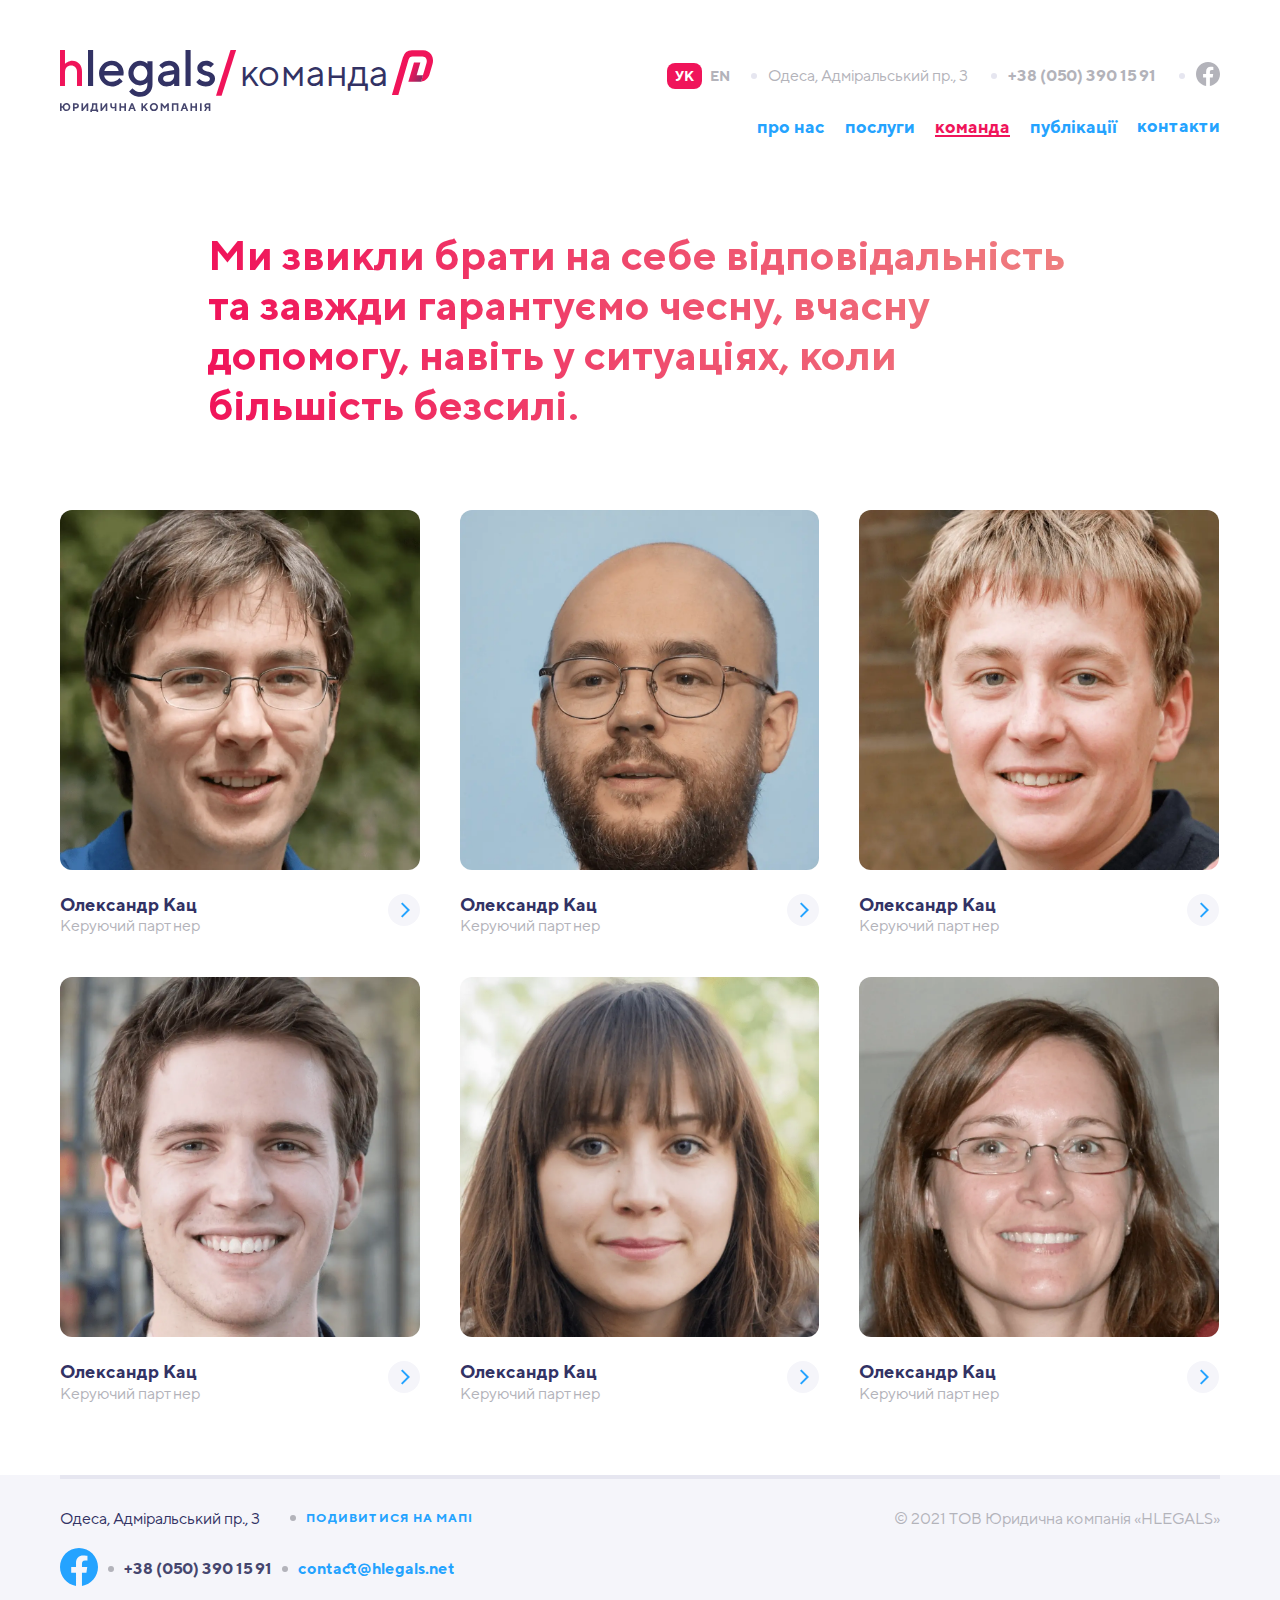
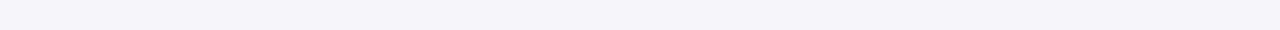
<file: team.html>
<!doctype html><html lang="en"><head><meta charset="UTF-8"><meta http-equiv="X-UA-Compatible" content="IE=edge"><meta name="viewport" content="width=device-width,initial-scale=1"><link rel="icon" href="img/favicon.svg" type="image/svg+xml"><link rel="icon" href="img/favicon.png" type="image/png"><title>hlegals</title><script defer="defer" src="main.js"></script><link href="main.css" rel="stylesheet"></head><body><div class="site-container"><header class="header"><div class="container header__wrapper"><div class="header__logo"><a href="index.html" class="header__home-link"><picture><source srcset="img/logo-mobile-on-white.svg" media="(max-width: 768px)" alt="logo"><source srcset="img/logo-on-white.svg" alt="logo"><img loading="lazy" src="img/logo-on-white.svg"></picture></a><img class="header__slash" loading="lazy" src="img/slash.svg" width="21" height="46" alt="slash"> <a href="team.html" class="header__current-page">команда</a> <img class="header__symbol" loading="lazy" src="img/symbol.svg" width="41" height="46" alt="symbol"></div><div class="header__contacts contacts"><ul class="lang"><li class="lang__item"><a href="#" class="lang__btn lang__btn--active">УК</a></li><li class="lang__item"><a href="#" class="lang__btn">EN</a></li></ul><ul class="contacts__list"><li class="contacts__item"><p class="contacts__location contacts__location--white-theme">Одеса, Адміральський пр., 3</p></li><li class="contacts__item"><a class="contacts__tell contacts__tell--white-theme" href="tel:+380503901591">+38 (050) 390 15 91</a></li><li class="contacts__item"><a class="contacts__facebook contacts__facebook--white-theme" href="#"><svg width="24" height="24"><path d="M24 12.0733C24 5.40541 18.6274 0 12 0C5.37258 0 0 5.40541 0 12.0733C0 18.0995 4.38823 23.0943 10.125 24V15.5633H7.07813V12.0733H10.125V9.41343C10.125 6.38755 11.9165 4.71615 14.6576 4.71615C15.9705 4.71615 17.3438 4.95195 17.3438 4.95195V7.92313H15.8306C14.3399 7.92313 13.875 8.85379 13.875 9.80857V12.0733H17.2031L16.6711 15.5633H13.875V24C19.6118 23.0943 24 18.0995 24 12.0733Z"/></svg></a></li></ul></div><nav class="header__nav nav"><ul class="nav__list"><button class="close-button btn-reset"><span class="close-button__item close-button__item--left"></span> <span class="close-button__item close-button__item--rigth"></span></button><li class="nav__item"><a href="./about.html" class="nav__link nav__link--white-theme">про нас</a></li><li class="nav__item"><a href="./services.html" class="nav__link nav__link--white-theme">послуги</a></li><li class="nav__item"><a href="./team.html" class="nav__link nav__link--active">команда</a></li><li class="nav__item"><a href="./publications.html" class="nav__link nav__link--white-theme">публікації</a></li><li class="nav__item"><a href="./contact.html" class="nav__link nav__link--white-theme">контакти</a></li></ul></nav><button class="hamburger-menu btn-reset"><span class="bar bar-on-white top"></span> <span class="bar bar-on-white middle"></span> <span class="bar bar-on-white bottom"></span></button></div></header><main class="page"><section class="our-team"><div class="container"><h2 class="our-team__main-title title">Ми звикли брати на себе відповідальність та завжди гарантуємо чесну, вчасну допомогу, навіть у ситуаціях, коли більшість безсилі.</h2><ul class="our-team__list"><li class="our-team__item"><a class="our-team__img-link" href="team-member.html"><picture><source srcset="img/team-img1.webp" type="image/webp"><img loading="lazy" src="img/team-img1.png" width="413" height="500" alt="oleksandr"></picture></a><div class="our-team__row"><div class="our-team__wrapper-title"><a href="team-member.html" class="our-team__title">Олександр Кац</a><p class="our-team__subtitle">Керуючий партнер</p></div><a class="our-team__link" href="team-member.html"><svg width="32" height="32" fill="none"><circle cx="16" cy="16" r="16" transform="rotate(-90 16 16)" fill="#F5F5FA"/><path d="M13.7144 22.8571L20.5715 16L13.7144 9.14283" stroke="#24A3FF" stroke-width="2"/></svg></a></div></li><li class="our-team__item"><a class="our-team__img-link" href="team-member.html"><picture><source srcset="img/team-img2.webp" type="image/webp"><img loading="lazy" src="img/team-img2.png" width="413" height="500" alt="oleksandr"></picture></a><div class="our-team__row"><div class="our-team__wrapper-title"><a href="team-member.html" class="our-team__title">Олександр Кац</a><p class="our-team__subtitle">Керуючий партнер</p></div><a class="our-team__link" href="team-member.html"><svg width="32" height="32" fill="none"><circle cx="16" cy="16" r="16" transform="rotate(-90 16 16)" fill="#F5F5FA"/><path d="M13.7144 22.8571L20.5715 16L13.7144 9.14283" stroke="#24A3FF" stroke-width="2"/></svg></a></div></li><li class="our-team__item"><a class="our-team__img-link" href="team-member.html"><picture><source srcset="img/team-img3.webp" type="image/webp"><img loading="lazy" src="img/team-img3.png" width="413" height="500" alt="oleksandr"></picture></a><div class="our-team__row"><div class="our-team__wrapper-title"><a href="team-member.html" class="our-team__title">Олександр Кац</a><p class="our-team__subtitle">Керуючий партнер</p></div><a class="our-team__link" href="team-member.html"><svg width="32" height="32" fill="none"><circle cx="16" cy="16" r="16" transform="rotate(-90 16 16)" fill="#F5F5FA"/><path d="M13.7144 22.8571L20.5715 16L13.7144 9.14283" stroke="#24A3FF" stroke-width="2"/></svg></a></div></li><li class="our-team__item"><a class="our-team__img-link" href="team-member.html"><picture><source srcset="img/team-img4.webp" type="image/webp"><img loading="lazy" src="img/team-img4.png" width="413" height="500" alt="oleksandr"></picture></a><div class="our-team__row"><div class="our-team__wrapper-title"><a href="team-member.html" class="our-team__title">Олександр Кац</a><p class="our-team__subtitle">Керуючий партнер</p></div><a class="our-team__link" href="team-member.html"><svg width="32" height="32" fill="none"><circle cx="16" cy="16" r="16" transform="rotate(-90 16 16)" fill="#F5F5FA"/><path d="M13.7144 22.8571L20.5715 16L13.7144 9.14283" stroke="#24A3FF" stroke-width="2"/></svg></a></div></li><li class="our-team__item"><a class="our-team__img-link" href="team-member.html"><picture><source srcset="img/team-img5.webp" type="image/webp"><img loading="lazy" src="img/team-img5.png" width="413" height="500" alt="oleksandr"></picture></a><div class="our-team__row"><div class="our-team__wrapper-title"><a href="team-member.html" class="our-team__title">Олександр Кац</a><p class="our-team__subtitle">Керуючий партнер</p></div><a class="our-team__link" href="team-member.html"><svg width="32" height="32" fill="none"><circle cx="16" cy="16" r="16" transform="rotate(-90 16 16)" fill="#F5F5FA"/><path d="M13.7144 22.8571L20.5715 16L13.7144 9.14283" stroke="#24A3FF" stroke-width="2"/></svg></a></div></li><li class="our-team__item"><a class="our-team__img-link" href="team-member.html"><picture><source srcset="img/team-img6.webp" type="image/webp"><img loading="lazy" src="img/team-img6.png" width="413" height="500" alt="oleksandr"></picture></a><div class="our-team__row"><div class="our-team__wrapper-title"><a href="team-member.html" class="our-team__title">Олександр Кац</a><p class="our-team__subtitle">Керуючий партнер</p></div><a class="our-team__link" href="team-member.html"><svg width="32" height="32" fill="none"><circle cx="16" cy="16" r="16" transform="rotate(-90 16 16)" fill="#F5F5FA"/><path d="M13.7144 22.8571L20.5715 16L13.7144 9.14283" stroke="#24A3FF" stroke-width="2"/></svg></a></div></li></ul></div></section></main><footer class="footer"><div class="container"><div class="footer__wrapper"><div class="footer__contacts"><div class="footer__contacts-wrapper"><p class="footer__location">Одеса, Адміральський пр., 3</p><a class="footer__look-map footer__dots" href="#">Подивитися на мапі</a></div><div class="footer__links-wrapper"><a class="footer__facebook-link" href="#"><svg width="38" height="38"><path d="M38 19.1161C38 8.55857 29.4934 0 19 0C8.50658 0 0 8.55857 0 19.1161C0 28.6575 6.94803 36.5659 16.0312 38V24.6419H11.207V19.1161H16.0312V14.9046C16.0312 10.1136 18.8678 7.46723 23.2078 7.46723C25.2866 7.46723 27.4609 7.84059 27.4609 7.84059V12.545H25.0651C22.7048 12.545 21.9688 14.0185 21.9688 15.5302V19.1161H27.2383L26.3959 24.6419H21.9688V38C31.052 36.5659 38 28.6575 38 19.1161Z"/></svg> </a><a class="footer__tell-link footer__dots" href="tel:+380503901591">+38 (050) 390 15 91</a> <a class="footer__mail-link footer__dots" href="mailto:contact@hlegals.net">contact@hlegals.net</a></div></div><div class="footer__copy"><p class="footer__copy-text">© 2021 ТОВ Юридична компанія «HLEGALS»</p></div></div></div></footer></div></body></html>
</file>
<file: main.css>
/**
 * Swiper 8.3.2
 * Most modern mobile touch slider and framework with hardware accelerated transitions
 * https://swiperjs.com
 *
 * Copyright 2014-2022 Vladimir Kharlampidi
 *
 * Released under the MIT License
 *
 * Released on: July 26, 2022
 */

@font-face {
  font-family: 'swiper-icons';
  src: url("data:application/font-woff;charset=utf-8;base64, [base64]//wADZ2x5ZgAAAywAAADMAAAD2MHtryVoZWFkAAABbAAAADAAAAA2E2+eoWhoZWEAAAGcAAAAHwAAACQC9gDzaG10eAAAAigAAAAZAAAArgJkABFsb2NhAAAC0AAAAFoAAABaFQAUGG1heHAAAAG8AAAAHwAAACAAcABAbmFtZQAAA/gAAAE5AAACXvFdBwlwb3N0AAAFNAAAAGIAAACE5s74hXjaY2BkYGAAYpf5Hu/j+W2+MnAzMYDAzaX6QjD6/4//Bxj5GA8AuRwMYGkAPywL13jaY2BkYGA88P8Agx4j+/8fQDYfA1AEBWgDAIB2BOoAeNpjYGRgYNBh4GdgYgABEMnIABJzYNADCQAACWgAsQB42mNgYfzCOIGBlYGB0YcxjYGBwR1Kf2WQZGhhYGBiYGVmgAFGBiQQkOaawtDAoMBQxXjg/wEGPcYDDA4wNUA2CCgwsAAAO4EL6gAAeNpj2M0gyAACqxgGNWBkZ2D4/wMA+xkDdgAAAHjaY2BgYGaAYBkGRgYQiAHyGMF8FgYHIM3DwMHABGQrMOgyWDLEM1T9/w8UBfEMgLzE////P/5//f/V/xv+r4eaAAeMbAxwIUYmIMHEgKYAYjUcsDAwsLKxc3BycfPw8jEQA/[base64]/uznmfPFBNODM2K7MTQ45YEAZqGP81AmGGcF3iPqOop0r1SPTaTbVkfUe4HXj97wYE+yNwWYxwWu4v1ugWHgo3S1XdZEVqWM7ET0cfnLGxWfkgR42o2PvWrDMBSFj/IHLaF0zKjRgdiVMwScNRAoWUoH78Y2icB/yIY09An6AH2Bdu/UB+yxopYshQiEvnvu0dURgDt8QeC8PDw7Fpji3fEA4z/PEJ6YOB5hKh4dj3EvXhxPqH/SKUY3rJ7srZ4FZnh1PMAtPhwP6fl2PMJMPDgeQ4rY8YT6Gzao0eAEA409DuggmTnFnOcSCiEiLMgxCiTI6Cq5DZUd3Qmp10vO0LaLTd2cjN4fOumlc7lUYbSQcZFkutRG7g6JKZKy0RmdLY680CDnEJ+UMkpFFe1RN7nxdVpXrC4aTtnaurOnYercZg2YVmLN/d/gczfEimrE/fs/bOuq29Zmn8tloORaXgZgGa78yO9/cnXm2BpaGvq25Dv9S4E9+5SIc9PqupJKhYFSSl47+Qcr1mYNAAAAeNptw0cKwkAAAMDZJA8Q7OUJvkLsPfZ6zFVERPy8qHh2YER+3i/BP83vIBLLySsoKimrqKqpa2hp6+jq6RsYGhmbmJqZSy0sraxtbO3sHRydnEMU4uR6yx7JJXveP7WrDycAAAAAAAH//wACeNpjYGRgYOABYhkgZgJCZgZNBkYGLQZtIJsFLMYAAAw3ALgAeNolizEKgDAQBCchRbC2sFER0YD6qVQiBCv/H9ezGI6Z5XBAw8CBK/m5iQQVauVbXLnOrMZv2oLdKFa8Pjuru2hJzGabmOSLzNMzvutpB3N42mNgZGBg4GKQYzBhYMxJLMlj4GBgAYow/P/PAJJhLM6sSoWKfWCAAwDAjgbRAAB42mNgYGBkAIIbCZo5IPrmUn0hGA0AO8EFTQAA");
  font-weight: 400;
  font-style: normal;
}
:root {
  --swiper-theme-color: #007aff;
}
.swiper {
  margin-left: auto;
  margin-right: auto;
  position: relative;
  overflow: hidden;
  list-style: none;
  padding: 0;
  /* Fix of Webkit flickering */
  z-index: 1;
}
.swiper-vertical > .swiper-wrapper {
  flex-direction: column;
}
.swiper-wrapper {
  position: relative;
  width: 100%;
  height: 100%;
  z-index: 1;
  display: flex;
  transition-property: transform;
  box-sizing: content-box;
}
.swiper-android .swiper-slide,
.swiper-wrapper {
  transform: translate3d(0px, 0, 0);
}
.swiper-pointer-events {
  touch-action: pan-y;
}
.swiper-pointer-events.swiper-vertical {
  touch-action: pan-x;
}
.swiper-slide {
  flex-shrink: 0;
  width: 100%;
  height: 100%;
  position: relative;
  transition-property: transform;
}
.swiper-slide-invisible-blank {
  visibility: hidden;
}
/* Auto Height */
.swiper-autoheight,
.swiper-autoheight .swiper-slide {
  height: auto;
}
.swiper-autoheight .swiper-wrapper {
  align-items: flex-start;
  transition-property: transform, height;
}
.swiper-backface-hidden .swiper-slide {
  transform: translateZ(0);
  -webkit-backface-visibility: hidden;
          backface-visibility: hidden;
}
/* 3D Effects */
.swiper-3d,
.swiper-3d.swiper-css-mode .swiper-wrapper {
  perspective: 1200px;
}
.swiper-3d .swiper-wrapper,
.swiper-3d .swiper-slide,
.swiper-3d .swiper-slide-shadow,
.swiper-3d .swiper-slide-shadow-left,
.swiper-3d .swiper-slide-shadow-right,
.swiper-3d .swiper-slide-shadow-top,
.swiper-3d .swiper-slide-shadow-bottom,
.swiper-3d .swiper-cube-shadow {
  transform-style: preserve-3d;
}
.swiper-3d .swiper-slide-shadow,
.swiper-3d .swiper-slide-shadow-left,
.swiper-3d .swiper-slide-shadow-right,
.swiper-3d .swiper-slide-shadow-top,
.swiper-3d .swiper-slide-shadow-bottom {
  position: absolute;
  left: 0;
  top: 0;
  width: 100%;
  height: 100%;
  pointer-events: none;
  z-index: 10;
}
.swiper-3d .swiper-slide-shadow {
  background: rgba(0, 0, 0, 0.15);
}
.swiper-3d .swiper-slide-shadow-left {
  background-image: linear-gradient(to left, rgba(0, 0, 0, 0.5), rgba(0, 0, 0, 0));
}
.swiper-3d .swiper-slide-shadow-right {
  background-image: linear-gradient(to right, rgba(0, 0, 0, 0.5), rgba(0, 0, 0, 0));
}
.swiper-3d .swiper-slide-shadow-top {
  background-image: linear-gradient(to top, rgba(0, 0, 0, 0.5), rgba(0, 0, 0, 0));
}
.swiper-3d .swiper-slide-shadow-bottom {
  background-image: linear-gradient(to bottom, rgba(0, 0, 0, 0.5), rgba(0, 0, 0, 0));
}
/* CSS Mode */
.swiper-css-mode > .swiper-wrapper {
  overflow: auto;
  scrollbar-width: none;
  /* For Firefox */
  -ms-overflow-style: none;
  /* For Internet Explorer and Edge */
}
.swiper-css-mode > .swiper-wrapper::-webkit-scrollbar {
  display: none;
}
.swiper-css-mode > .swiper-wrapper > .swiper-slide {
  scroll-snap-align: start start;
}
.swiper-horizontal.swiper-css-mode > .swiper-wrapper {
  scroll-snap-type: x mandatory;
}
.swiper-vertical.swiper-css-mode > .swiper-wrapper {
  scroll-snap-type: y mandatory;
}
.swiper-centered > .swiper-wrapper::before {
  content: '';
  flex-shrink: 0;
  order: 9999;
}
.swiper-centered.swiper-horizontal > .swiper-wrapper > .swiper-slide:first-child {
  margin-inline-start: var(--swiper-centered-offset-before);
}
.swiper-centered.swiper-horizontal > .swiper-wrapper::before {
  height: 100%;
  min-height: 1px;
  width: var(--swiper-centered-offset-after);
}
.swiper-centered.swiper-vertical > .swiper-wrapper > .swiper-slide:first-child {
  margin-block-start: var(--swiper-centered-offset-before);
}
.swiper-centered.swiper-vertical > .swiper-wrapper::before {
  width: 100%;
  min-width: 1px;
  height: var(--swiper-centered-offset-after);
}
.swiper-centered > .swiper-wrapper > .swiper-slide {
  scroll-snap-align: center center;
}
.swiper-virtual .swiper-slide {
  -webkit-backface-visibility: hidden;
  transform: translateZ(0);
}
.swiper-virtual.swiper-css-mode .swiper-wrapper::after {
  content: '';
  position: absolute;
  left: 0;
  top: 0;
  pointer-events: none;
}
.swiper-virtual.swiper-css-mode.swiper-horizontal .swiper-wrapper::after {
  height: 1px;
  width: var(--swiper-virtual-size);
}
.swiper-virtual.swiper-css-mode.swiper-vertical .swiper-wrapper::after {
  width: 1px;
  height: var(--swiper-virtual-size);
}
:root {
  --swiper-navigation-size: 44px;
  /*
  --swiper-navigation-color: var(--swiper-theme-color);
  */
}
.swiper-button-prev,
.swiper-button-next {
  position: absolute;
  top: 50%;
  width: calc(var(--swiper-navigation-size) / 44 * 27);
  height: var(--swiper-navigation-size);
  margin-top: calc(0px - (var(--swiper-navigation-size) / 2));
  z-index: 10;
  cursor: pointer;
  display: flex;
  align-items: center;
  justify-content: center;
  color: var(--swiper-navigation-color, var(--swiper-theme-color));
}
.swiper-button-prev.swiper-button-disabled,
.swiper-button-next.swiper-button-disabled {
  opacity: 0.35;
  cursor: auto;
  pointer-events: none;
}
.swiper-button-prev.swiper-button-hidden,
.swiper-button-next.swiper-button-hidden {
  opacity: 0;
  cursor: auto;
  pointer-events: none;
}
.swiper-navigation-disabled .swiper-button-prev,
.swiper-navigation-disabled .swiper-button-next {
  display: none !important;
}
.swiper-button-prev:after,
.swiper-button-next:after {
  font-family: swiper-icons;
  font-size: var(--swiper-navigation-size);
  text-transform: none !important;
  letter-spacing: 0;
  font-variant: initial;
  line-height: 1;
}
.swiper-button-prev,
.swiper-rtl .swiper-button-next {
  left: 10px;
  right: auto;
}
.swiper-button-prev:after,
.swiper-rtl .swiper-button-next:after {
  content: 'prev';
}
.swiper-button-next,
.swiper-rtl .swiper-button-prev {
  right: 10px;
  left: auto;
}
.swiper-button-next:after,
.swiper-rtl .swiper-button-prev:after {
  content: 'next';
}
.swiper-button-lock {
  display: none;
}
:root {
  /*
  --swiper-pagination-color: var(--swiper-theme-color);
  --swiper-pagination-bullet-size: 8px;
  --swiper-pagination-bullet-width: 8px;
  --swiper-pagination-bullet-height: 8px;
  --swiper-pagination-bullet-inactive-color: #000;
  --swiper-pagination-bullet-inactive-opacity: 0.2;
  --swiper-pagination-bullet-opacity: 1;
  --swiper-pagination-bullet-horizontal-gap: 4px;
  --swiper-pagination-bullet-vertical-gap: 6px;
  */
}
.swiper-pagination {
  position: absolute;
  text-align: center;
  transition: 300ms opacity;
  transform: translate3d(0, 0, 0);
  z-index: 10;
}
.swiper-pagination.swiper-pagination-hidden {
  opacity: 0;
}
.swiper-pagination-disabled > .swiper-pagination,
.swiper-pagination.swiper-pagination-disabled {
  display: none !important;
}
/* Common Styles */
.swiper-pagination-fraction,
.swiper-pagination-custom,
.swiper-horizontal > .swiper-pagination-bullets,
.swiper-pagination-bullets.swiper-pagination-horizontal {
  bottom: 10px;
  left: 0;
  width: 100%;
}
/* Bullets */
.swiper-pagination-bullets-dynamic {
  overflow: hidden;
  font-size: 0;
}
.swiper-pagination-bullets-dynamic .swiper-pagination-bullet {
  transform: scale(0.33);
  position: relative;
}
.swiper-pagination-bullets-dynamic .swiper-pagination-bullet-active {
  transform: scale(1);
}
.swiper-pagination-bullets-dynamic .swiper-pagination-bullet-active-main {
  transform: scale(1);
}
.swiper-pagination-bullets-dynamic .swiper-pagination-bullet-active-prev {
  transform: scale(0.66);
}
.swiper-pagination-bullets-dynamic .swiper-pagination-bullet-active-prev-prev {
  transform: scale(0.33);
}
.swiper-pagination-bullets-dynamic .swiper-pagination-bullet-active-next {
  transform: scale(0.66);
}
.swiper-pagination-bullets-dynamic .swiper-pagination-bullet-active-next-next {
  transform: scale(0.33);
}
.swiper-pagination-bullet {
  width: var(--swiper-pagination-bullet-width, var(--swiper-pagination-bullet-size, 8px));
  height: var(--swiper-pagination-bullet-height, var(--swiper-pagination-bullet-size, 8px));
  display: inline-block;
  border-radius: 50%;
  background: var(--swiper-pagination-bullet-inactive-color, #000);
  opacity: var(--swiper-pagination-bullet-inactive-opacity, 0.2);
}
button.swiper-pagination-bullet {
  border: none;
  margin: 0;
  padding: 0;
  box-shadow: none;
  -webkit-appearance: none;
          appearance: none;
}
.swiper-pagination-clickable .swiper-pagination-bullet {
  cursor: pointer;
}
.swiper-pagination-bullet:only-child {
  display: none !important;
}
.swiper-pagination-bullet-active {
  opacity: var(--swiper-pagination-bullet-opacity, 1);
  background: var(--swiper-pagination-color, var(--swiper-theme-color));
}
.swiper-vertical > .swiper-pagination-bullets,
.swiper-pagination-vertical.swiper-pagination-bullets {
  right: 10px;
  top: 50%;
  transform: translate3d(0px, -50%, 0);
}
.swiper-vertical > .swiper-pagination-bullets .swiper-pagination-bullet,
.swiper-pagination-vertical.swiper-pagination-bullets .swiper-pagination-bullet {
  margin: var(--swiper-pagination-bullet-vertical-gap, 6px) 0;
  display: block;
}
.swiper-vertical > .swiper-pagination-bullets.swiper-pagination-bullets-dynamic,
.swiper-pagination-vertical.swiper-pagination-bullets.swiper-pagination-bullets-dynamic {
  top: 50%;
  transform: translateY(-50%);
  width: 8px;
}
.swiper-vertical > .swiper-pagination-bullets.swiper-pagination-bullets-dynamic .swiper-pagination-bullet,
.swiper-pagination-vertical.swiper-pagination-bullets.swiper-pagination-bullets-dynamic .swiper-pagination-bullet {
  display: inline-block;
  transition: 200ms transform, 200ms top;
}
.swiper-horizontal > .swiper-pagination-bullets .swiper-pagination-bullet,
.swiper-pagination-horizontal.swiper-pagination-bullets .swiper-pagination-bullet {
  margin: 0 var(--swiper-pagination-bullet-horizontal-gap, 4px);
}
.swiper-horizontal > .swiper-pagination-bullets.swiper-pagination-bullets-dynamic,
.swiper-pagination-horizontal.swiper-pagination-bullets.swiper-pagination-bullets-dynamic {
  left: 50%;
  transform: translateX(-50%);
  white-space: nowrap;
}
.swiper-horizontal > .swiper-pagination-bullets.swiper-pagination-bullets-dynamic .swiper-pagination-bullet,
.swiper-pagination-horizontal.swiper-pagination-bullets.swiper-pagination-bullets-dynamic .swiper-pagination-bullet {
  transition: 200ms transform, 200ms left;
}
.swiper-horizontal.swiper-rtl > .swiper-pagination-bullets-dynamic .swiper-pagination-bullet {
  transition: 200ms transform, 200ms right;
}
/* Progress */
.swiper-pagination-progressbar {
  background: rgba(0, 0, 0, 0.25);
  position: absolute;
}
.swiper-pagination-progressbar .swiper-pagination-progressbar-fill {
  background: var(--swiper-pagination-color, var(--swiper-theme-color));
  position: absolute;
  left: 0;
  top: 0;
  width: 100%;
  height: 100%;
  transform: scale(0);
  transform-origin: left top;
}
.swiper-rtl .swiper-pagination-progressbar .swiper-pagination-progressbar-fill {
  transform-origin: right top;
}
.swiper-horizontal > .swiper-pagination-progressbar,
.swiper-pagination-progressbar.swiper-pagination-horizontal,
.swiper-vertical > .swiper-pagination-progressbar.swiper-pagination-progressbar-opposite,
.swiper-pagination-progressbar.swiper-pagination-vertical.swiper-pagination-progressbar-opposite {
  width: 100%;
  height: 4px;
  left: 0;
  top: 0;
}
.swiper-vertical > .swiper-pagination-progressbar,
.swiper-pagination-progressbar.swiper-pagination-vertical,
.swiper-horizontal > .swiper-pagination-progressbar.swiper-pagination-progressbar-opposite,
.swiper-pagination-progressbar.swiper-pagination-horizontal.swiper-pagination-progressbar-opposite {
  width: 4px;
  height: 100%;
  left: 0;
  top: 0;
}
.swiper-pagination-lock {
  display: none;
}
/* Scrollbar */
.swiper-scrollbar {
  border-radius: 10px;
  position: relative;
  -ms-touch-action: none;
  background: rgba(0, 0, 0, 0.1);
}
.swiper-scrollbar-disabled > .swiper-scrollbar,
.swiper-scrollbar.swiper-scrollbar-disabled {
  display: none !important;
}
.swiper-horizontal > .swiper-scrollbar,
.swiper-scrollbar.swiper-scrollbar-horizontal {
  position: absolute;
  left: 1%;
  bottom: 3px;
  z-index: 50;
  height: 5px;
  width: 98%;
}
.swiper-vertical > .swiper-scrollbar,
.swiper-scrollbar.swiper-scrollbar-vertical {
  position: absolute;
  right: 3px;
  top: 1%;
  z-index: 50;
  width: 5px;
  height: 98%;
}
.swiper-scrollbar-drag {
  height: 100%;
  width: 100%;
  position: relative;
  background: rgba(0, 0, 0, 0.5);
  border-radius: 10px;
  left: 0;
  top: 0;
}
.swiper-scrollbar-cursor-drag {
  cursor: move;
}
.swiper-scrollbar-lock {
  display: none;
}
.swiper-zoom-container {
  width: 100%;
  height: 100%;
  display: flex;
  justify-content: center;
  align-items: center;
  text-align: center;
}
.swiper-zoom-container > img,
.swiper-zoom-container > svg,
.swiper-zoom-container > canvas {
  max-width: 100%;
  max-height: 100%;
  object-fit: contain;
}
.swiper-slide-zoomed {
  cursor: move;
}
/* Preloader */
:root {
  /*
  --swiper-preloader-color: var(--swiper-theme-color);
  */
}
.swiper-lazy-preloader {
  width: 42px;
  height: 42px;
  position: absolute;
  left: 50%;
  top: 50%;
  margin-left: -21px;
  margin-top: -21px;
  z-index: 10;
  transform-origin: 50%;
  box-sizing: border-box;
  border: 4px solid var(--swiper-preloader-color, var(--swiper-theme-color));
  border-radius: 50%;
  border-top-color: transparent;
}
.swiper:not(.swiper-watch-progress) .swiper-lazy-preloader,
.swiper-watch-progress .swiper-slide-visible .swiper-lazy-preloader {
  animation: swiper-preloader-spin 1s infinite linear;
}
.swiper-lazy-preloader-white {
  --swiper-preloader-color: #fff;
}
.swiper-lazy-preloader-black {
  --swiper-preloader-color: #000;
}
@keyframes swiper-preloader-spin {
  0% {
    transform: rotate(0deg);
  }
  100% {
    transform: rotate(360deg);
  }
}
/* a11y */
.swiper .swiper-notification {
  position: absolute;
  left: 0;
  top: 0;
  pointer-events: none;
  opacity: 0;
  z-index: -1000;
}
.swiper-free-mode > .swiper-wrapper {
  transition-timing-function: ease-out;
  margin: 0 auto;
}
.swiper-grid > .swiper-wrapper {
  flex-wrap: wrap;
}
.swiper-grid-column > .swiper-wrapper {
  flex-wrap: wrap;
  flex-direction: column;
}
.swiper-fade.swiper-free-mode .swiper-slide {
  transition-timing-function: ease-out;
}
.swiper-fade .swiper-slide {
  pointer-events: none;
  transition-property: opacity;
}
.swiper-fade .swiper-slide .swiper-slide {
  pointer-events: none;
}
.swiper-fade .swiper-slide-active,
.swiper-fade .swiper-slide-active .swiper-slide-active {
  pointer-events: auto;
}
.swiper-cube {
  overflow: visible;
}
.swiper-cube .swiper-slide {
  pointer-events: none;
  -webkit-backface-visibility: hidden;
          backface-visibility: hidden;
  z-index: 1;
  visibility: hidden;
  transform-origin: 0 0;
  width: 100%;
  height: 100%;
}
.swiper-cube .swiper-slide .swiper-slide {
  pointer-events: none;
}
.swiper-cube.swiper-rtl .swiper-slide {
  transform-origin: 100% 0;
}
.swiper-cube .swiper-slide-active,
.swiper-cube .swiper-slide-active .swiper-slide-active {
  pointer-events: auto;
}
.swiper-cube .swiper-slide-active,
.swiper-cube .swiper-slide-next,
.swiper-cube .swiper-slide-prev,
.swiper-cube .swiper-slide-next + .swiper-slide {
  pointer-events: auto;
  visibility: visible;
}
.swiper-cube .swiper-slide-shadow-top,
.swiper-cube .swiper-slide-shadow-bottom,
.swiper-cube .swiper-slide-shadow-left,
.swiper-cube .swiper-slide-shadow-right {
  z-index: 0;
  -webkit-backface-visibility: hidden;
          backface-visibility: hidden;
}
.swiper-cube .swiper-cube-shadow {
  position: absolute;
  left: 0;
  bottom: 0px;
  width: 100%;
  height: 100%;
  opacity: 0.6;
  z-index: 0;
}
.swiper-cube .swiper-cube-shadow:before {
  content: '';
  background: #000;
  position: absolute;
  left: 0;
  top: 0;
  bottom: 0;
  right: 0;
  filter: blur(50px);
}
.swiper-flip {
  overflow: visible;
}
.swiper-flip .swiper-slide {
  pointer-events: none;
  -webkit-backface-visibility: hidden;
          backface-visibility: hidden;
  z-index: 1;
}
.swiper-flip .swiper-slide .swiper-slide {
  pointer-events: none;
}
.swiper-flip .swiper-slide-active,
.swiper-flip .swiper-slide-active .swiper-slide-active {
  pointer-events: auto;
}
.swiper-flip .swiper-slide-shadow-top,
.swiper-flip .swiper-slide-shadow-bottom,
.swiper-flip .swiper-slide-shadow-left,
.swiper-flip .swiper-slide-shadow-right {
  z-index: 0;
  -webkit-backface-visibility: hidden;
          backface-visibility: hidden;
}
.swiper-creative .swiper-slide {
  -webkit-backface-visibility: hidden;
          backface-visibility: hidden;
  overflow: hidden;
  transition-property: transform, opacity, height;
}
.swiper-cards {
  overflow: visible;
}
.swiper-cards .swiper-slide {
  transform-origin: center bottom;
  -webkit-backface-visibility: hidden;
          backface-visibility: hidden;
  overflow: hidden;
}

/*! normalize.css v8.0.1 | MIT License | github.com/necolas/normalize.css */html{line-height:1.15;-webkit-text-size-adjust:100%}body{margin:0}main{display:block}h1{font-size:2em;margin:.67em 0}hr{box-sizing:content-box;height:0;overflow:visible}pre{font-family:monospace,monospace;font-size:1em}a{background-color:transparent}abbr[title]{border-bottom:none;text-decoration:underline;text-decoration:underline;-webkit-text-decoration:underline dotted currentColor;text-decoration:underline dotted currentColor}b,strong{font-weight:bolder}code,kbd,samp{font-family:monospace,monospace;font-size:1em}small{font-size:80%}sub,sup{font-size:75%;line-height:0;position:relative;vertical-align:baseline}sub{bottom:-0.25em}sup{top:-0.5em}img{border-style:none}button,input,optgroup,select,textarea{font-family:inherit;font-size:100%;line-height:1.15;margin:0}button,input{overflow:visible}button,select{text-transform:none}button,[type=button],[type=reset],[type=submit]{-webkit-appearance:button}button::-moz-focus-inner,[type=button]::-moz-focus-inner,[type=reset]::-moz-focus-inner,[type=submit]::-moz-focus-inner{border-style:none;padding:0}button:-moz-focusring,[type=button]:-moz-focusring,[type=reset]:-moz-focusring,[type=submit]:-moz-focusring{outline:1px dotted ButtonText}fieldset{padding:.35em .75em .625em}legend{box-sizing:border-box;color:inherit;display:table;max-width:100%;padding:0;white-space:normal}progress{vertical-align:baseline}textarea{overflow:auto}[type=checkbox],[type=radio]{box-sizing:border-box;padding:0}[type=number]::-webkit-inner-spin-button,[type=number]::-webkit-outer-spin-button{height:auto}[type=search]{-webkit-appearance:textfield;outline-offset:-2px}[type=search]::-webkit-search-decoration{-webkit-appearance:none}::-webkit-file-upload-button{-webkit-appearance:button;font:inherit}details{display:block}summary{display:list-item}template{display:none}[hidden]{display:none}*{padding:0px;margin:0px;border:0px}*,*::before,*::after{box-sizing:border-box}:focus,:active{outline:none}a:focus,a:active{outline:none}html{scroll-behavior:smooth}html,body{height:100%}body{overflow-anchor:none}img{vertical-align:top}button{cursor:pointer;color:inherit;background-color:inherit}a{text-decoration:none;color:inherit}a:link,a:visited{text-decoration:none}a:hover{text-decoration:none}ul li{list-style:none}h1,h2,h3,h4,h5,h6{font-weight:inherit;font-size:inherit;margin:0}.site-container{min-height:100%;display:flex;flex-direction:column;overflow:hidden}.site-container>main{flex:1 1 auto}.btn-reset{border:none;padding:0;background:rgba(0,0,0,0);cursor:pointer}.container{margin:0 auto;padding:0 60px;max-width:1440px}@media(max-width: 1024px){.container{padding:0 40px}}@media(max-width: 767.9px){.container{padding:0 20px}}@font-face{font-family:TTNorms-Bold;font-display:swap;src:url(fonts/TTNorms-Bold.woff2) format("woff2"),url(fonts/TTNorms-Bold.woff) format("woff");font-weight:700;font-style:normal}@font-face{font-family:TTNorms-Medium;font-display:swap;src:url(fonts/TTNorms-Medium.woff2) format("woff2"),url(fonts/TTNorms-Medium.woff) format("woff");font-weight:500;font-style:normal}@font-face{font-family:TTNorms-Regular;font-display:swap;src:url(fonts/TTNorms-Regular.woff2) format("woff2"),url(fonts/TTNorms-Regular.woff) format("woff");font-weight:400;font-style:normal}.publication__subtitle,.tab p,.contact-form__title-choise,.team-member__section-title,.our-team__title,.services-direction__title,.achievments__title,.advantages__icon,.card__subtitle,.footer__mail-link,.footer__tell-link,.footer__look-map,.clients__title,.cases__text,.cases__title,.experience #experience__pagination .pagination__item,.experience__title,.experience__suptitle,.hero__title,.nav__link,.lang__btn,.contacts__tell,.title-mobile,.title,.link,body{font-family:"TTNorms-Bold";font-weight:700}.publication__post-title,.publication__title,.advantages__item-text,.services__item-title,.text{font-family:"TTNorms-Medium";font-weight:500}.contact__mail,.contact__tell,.contact__location,.contact-form__message,.contact-form__input,.team-member__link,.team-member__subtitle,.our-team__subtitle,.services-direction__text,.intro__text,.card__text,.card__title,.footer__copy-text,.footer__location,.cases__sub-text,.team__post-text,.team__name-text,.services__item-text,.experience__description,.contacts__location,.header__current-page{font-family:"TTNorms-Regular";font-weight:400}.experience-services{position:relative;background:linear-gradient(228.57deg, #323264 11.93%, #323264 78.17%, #643E72 110.46%);margin-bottom:20px;border-radius:0px 0px 12px 12px}.experience-services::before,.experience-services::after{content:"";position:absolute;height:10px;width:100%;left:50%;transform:translateX(-50%);border-radius:0px 0px 12px 12px}.experience-services::before{background:#cacadb;bottom:-10px;width:calc(100vw - 40px)}.experience-services::after{background:#e7e7f2;bottom:-20px;width:calc(100vw - 60px)}.link{font-size:14px;line-height:1.2142857143;letter-spacing:1px;color:#fff;text-transform:uppercase;transition:all .3s}.link path{transition:all .3s}.link:hover{color:#f0145a;opacity:.7}.link:hover path{stroke:#f0145a}.title{font-size:42px;line-height:1.1904761905;background:linear-gradient(90.13deg, #F0145A 0.84%, #EF8080 99.96%);-webkit-background-clip:text;-webkit-text-fill-color:rgba(0,0,0,0)}@media(max-width: 640px){.title{font-size:32px;line-height:1.1875}}.title-mobile{font-size:32px;line-height:1.1875;background:linear-gradient(90.13deg, #F0145A 0.84%, #EF8080 99.96%);-webkit-background-clip:text;-webkit-text-fill-color:rgba(0,0,0,0)}.text{font-size:21px;line-height:1.4285714286;color:#000}.team-picture{display:block;margin:0 auto;height:auto;width:100%;max-width:2000px}.none{display:none !important}.header{z-index:10;position:absolute;padding:50px 0;width:100%}@media(max-width: 767.9px){.header{padding:20px 0}}.header__wrapper{display:grid;grid-template-columns:auto 1fr;height:100%;align-items:center}@media(max-width: 1024px){.header__wrapper{row-gap:15px}}@media(max-width: 767.9px){.header__wrapper{grid-template-columns:1fr auto}}.header__logo{padding:0 20px 0 0}.header__home-link{grid-row-start:1;grid-column-start:1;grid-row-end:3;grid-column-end:2;cursor:pointer}@media(max-width: 1248px){.header__home-link{grid-row-start:2}}@media(max-width: 1024px){.header__home-link{grid-column-end:3}}@media(max-width: 767.9px){.header__home-link{grid-column-end:2}}.header__contacts{margin-bottom:10px;grid-row-start:1;grid-column-start:2;grid-row-end:2;grid-column-end:3;justify-content:flex-end}@media(max-width: 1248px){.header__contacts{grid-column-start:1;margin-bottom:0}}@media(max-width: 1024px){.header__contacts{justify-content:flex-start}}@media(max-width: 767.9px){.header__contacts{justify-content:space-between}.header__contacts .contacts__item{padding:0}}.header__nav{grid-row-start:2;grid-column-start:2;grid-row-end:3;grid-column-end:3;justify-content:flex-end}@media(max-width: 1248px){.header__nav{align-items:flex-end}}@media(max-width: 1024px){.header__nav{grid-row-start:3;grid-column-start:1;grid-row-end:4;justify-content:flex-start}}.header__current-page{font-size:38px;line-height:1.1842105263;color:#323264}@media(max-width: 767.9px){.header__current-page{font-size:19px;line-height:1.1578947368}}.header__current-page--dark{color:#fff}@media(max-width: 767.9px){.header__slash{height:24px;width:11px}}@media(max-width: 767.9px){.header__symbol{height:24px;width:21px}}.contacts{display:flex;align-items:center}.contacts__list{display:flex;align-items:center}.contacts__item{padding:3px 20px;position:relative}.contacts__item::before{content:"";position:absolute;top:50%;transform:translateY(-50%);left:3px;height:6px;width:6px;border-radius:50%;background-color:#e6e6f0}.contacts__item:last-child{padding:3px 0 3px 20px}@media(max-width: 767.9px){.contacts__item::before{display:none}.contacts__item:nth-child(1),.contacts__item:nth-child(3){display:none}}.contacts__location{font-size:16px;line-height:1.1875;color:#fff}.contacts__location--white-theme{color:#b3b3ba}.contacts__tell{font-size:16px;line-height:1.1875;transition:all .3s ease;color:#fff}.contacts__tell:hover{color:#b3b3ba}.contacts__tell--white-theme{color:#b3b3ba}.contacts__tell--white-theme:hover{color:#24a3ff}.contacts__facebook{display:inline-block}.contacts__facebook svg{transition:all .3s ease;fill:#fff}.contacts__facebook:hover svg{fill:#b3b3ba}.contacts__facebook--white-theme:hover svg{fill:#24a3ff}.contacts__facebook--white-theme svg{fill:#b3b3ba}.lang{display:flex;align-items:center;margin-right:10px}.lang__btn{font-size:14px;line-height:1.3571428571;transition:all .3s ease;color:#b3b3ba;padding:5px 8px;border-radius:8px}.lang__btn:hover{background:#ededf7}.lang__btn--active{background:#f0145a !important}.lang__btn--active{color:#fff}.nav{display:flex}@media(max-width: 767.9px){.nav{transition:all .5s ease;opacity:0;visibility:hidden;position:absolute;top:0;left:0;width:100%;height:100vh;flex-direction:column;background:rgba(50,50,100,.7)}}.nav__list{display:flex;align-items:center;flex-wrap:wrap}@media(max-width: 767.9px){.nav__list{transition:all .5s ease;flex-direction:column;position:absolute;bottom:0;left:0;background:#fff;width:100%;padding:65px 20px 20px;border-radius:12px 12px 0px 0px;transform:translateY(100%)}}.nav__item{padding:3px 20px 2px 0}.nav__item:last-child{padding:3px 0}@media(max-width: 767.9px){.nav__item{font-size:24px;line-height:1.1666666667;border-radius:12px;background:#f5f5fa;width:100%;color:#24a3ff;text-align:center;margin-bottom:12px;padding:0}.nav__item:last-child{margin-bottom:0}}.nav__link{font-size:18px;line-height:1.1666666667;transition:all .3s ease;color:#fff}.nav__link:hover{color:#f0145a}@media(max-width: 767.9px){.nav__link{font-size:24px;line-height:1.1666666667;width:100%;display:block;color:#24a3ff;padding:8px 18px}}.nav__link--white-theme{color:#24a3ff}.nav__link--active{position:relative;color:#f0145a}.nav__link--active::before{content:"";position:absolute;height:2px;width:100%;left:0;bottom:0;background:#f0145a}@media(max-width: 767.9px){.nav__link--active::before{display:none}}.active-menu{opacity:1;visibility:visible}.active-menu .nav__list{transform:translateY(0)}.hamburger-menu{flex-flow:column wrap;justify-content:space-between;height:14px;width:18px;cursor:pointer;display:none}@media(max-width: 767.9px){.hamburger-menu{display:flex}}.bar{height:2px;width:100%;background:#fff}.bar-on-white{background:#323264}.close-button{position:absolute;right:12px;top:12px;display:none;align-items:center;justify-content:center;flex-direction:column;width:32px;height:32px;background:rgba(0,0,0,0);-webkit-tap-highlight-color:rgba(0,0,0,0)}@media(max-width: 767.9px){.close-button{display:flex}}.close-button:before,.close-button:after{position:absolute;left:15px;content:" ";height:33px;width:2px;background-color:#f0145a}.close-button:before{transform:rotate(45deg)}.close-button:after{transform:rotate(-45deg)}.hero{position:relative;height:100vh;min-height:600px;max-height:900px;width:100%;background:linear-gradient(180deg, rgba(50, 50, 100, 0) 35.67%, #323264 100%),url(img/symbol-long-leg.svg) bottom center no-repeat,url(img/pattern.png) bottom no-repeat,linear-gradient(42.01deg, #323264 14.33%, #323264 51.39%, #7A425E 87.53%);display:flex;justify-content:center;align-items:center}@media(max-width: 480px){.hero{background:linear-gradient(180deg, rgba(50, 50, 100, 0) 35.67%, #323264 100%),url(img/symbol-long-leg.svg) bottom center no-repeat,linear-gradient(42.01deg, #323264 14.33%, #323264 51.39%, #7A425E 87.53%)}}.hero__title{font-size:38px;line-height:1.1842105263;text-align:center;max-width:500px;color:#fff;padding:20px}@media(max-width: 560px){.hero__title{max-width:450px}}.hero__scroll-down{content:"";position:absolute;left:50%;transform:translateX(-50%);bottom:20px;height:42px;width:42px;background:url(img/scroll-down.svg) center no-repeat}.experience{padding:80px 0}@media(max-width: 767.9px){.experience{padding:40px 0 45px}}.experience__wrapper{display:flex;align-items:center;justify-content:center;position:relative}@media(max-width: 767.9px){.experience__wrapper{flex-direction:column-reverse}}.experience__slider{max-height:312px;margin:0;padding-left:40px;max-width:630px}@media(max-width: 1024px){.experience__slider{padding-left:20px}}@media(max-width: 767.9px){.experience__slider{padding:0 0 20px;width:100%;max-height:-webkit-fit-content;max-height:-moz-fit-content;max-height:fit-content;overflow:visible}}.experience__slide{display:flex;flex-direction:column;justify-content:center}.experience__suptitle{font-size:14px;line-height:1.2142857143;letter-spacing:1px;text-transform:uppercase;background:linear-gradient(90.13deg, #F0145A 0.84%, #EF8080 99.96%);-webkit-background-clip:text;background-clip:text;-webkit-text-fill-color:rgba(0,0,0,0);margin-bottom:10px;display:none}@media(max-width: 767.9px){.experience__suptitle{display:block}}.experience__title{font-size:32px;line-height:1.1875;color:#fff;margin-bottom:20px}@media(max-width: 1024px){.experience__title{font-size:22px;line-height:1.1818181818;margin-bottom:15px}}.experience__description{font-size:21px;line-height:1.4285714286;color:#fff}@media(max-width: 1024px){.experience__description{font-size:18px;line-height:1.4444444444}}.experience #experience__pagination{max-width:400px;width:100%;text-align:right;transform:translate3d(0px, 0px, 0px)}@media(max-width: 767.9px){.experience #experience__pagination{display:flex}}.experience #experience__pagination .pagination__item{font-size:42px;line-height:1.1904761905;margin:0 0 20px 0;height:auto;width:auto;background:none}@media(max-width: 1024px){.experience #experience__pagination .pagination__item{font-size:35px;line-height:1.2;margin:0 0 10px 0}}@media(max-width: 767.9px){.experience #experience__pagination .pagination__item{background:#24a3ff;height:16px;width:16px;font-size:0}}.experience #experience__pagination .swiper-pagination-bullet{opacity:1;color:#b3b3ba}.experience #experience__pagination .swiper-pagination-bullet:hover{border-radius:0;background:linear-gradient(90.13deg, #F0145A 0.84%, #EF8080 99.96%);-webkit-background-clip:text;background-clip:text;-webkit-text-fill-color:rgba(0,0,0,0)}@media(max-width: 767.9px){.experience #experience__pagination .swiper-pagination-bullet{opacity:.2;margin:0 7px}.experience #experience__pagination .swiper-pagination-bullet:hover{opacity:.2;border-radius:50%;background:#24a3ff}}.experience #experience__pagination .swiper-pagination-bullet-active{border-radius:0;background:linear-gradient(90.13deg, #F0145A 0.84%, #EF8080 99.96%);-webkit-background-clip:text;background-clip:text;-webkit-text-fill-color:rgba(0,0,0,0)}@media(max-width: 767.9px){.experience #experience__pagination .swiper-pagination-bullet-active{opacity:1 !important}.experience #experience__pagination .swiper-pagination-bullet-active{border-radius:50%;background:#24a3ff}}.experience #experience__scrollbar{width:4px;background:#e6e6f0;top:1px;right:0;border-radius:0}.experience #experience__scrollbar .swiper-scrollbar-drag{background:#f0145a;border-radius:0}@media(max-width: 767.9px){.experience #experience__scrollbar{display:none}}.experience__wrapper-elements{position:relative;padding-right:45px}@media(max-width: 1024px){.experience__wrapper-elements{padding-right:25px}}@media(max-width: 767.9px){.experience__wrapper-elements{padding:0}}.services{padding-bottom:80px}.services__title-wrapper{margin-bottom:70px}@media(max-width: 640px){.services__title-wrapper{margin-bottom:20px}}.services__link{margin-bottom:3px;opacity:.5}.services__list{display:grid;grid-template-columns:repeat(3, 1fr);grid-template-rows:repeat(2, 1fr);grid-column-gap:40px;grid-row-gap:60px}@media(max-width: 1024px){.services__list{grid-template-columns:repeat(2, 1fr);grid-template-rows:repeat(3, 1fr);grid-column-gap:30px;grid-row-gap:30px}}@media(max-width: 640px){.services__list{display:flex;flex-direction:column;grid-row-gap:40px}}.services__item-img{margin-bottom:20px}@media(max-width: 480px){.services__item-img{margin:0 10px 0 0}}.services__item-title{font-size:24px;line-height:1.1666666667;color:#24a3ff;transition:all .3s ease}@media(max-width: 480px){.services__item-title{font-size:18px;line-height:1.1666666667}}.services__item-title:hover{color:#f0145a}.services__item-text{font-size:18px;line-height:1.4444444444;color:#fff}@media(max-width: 480px){.services__item-text{font-size:16px;line-height:1.375}}.services__item-wrapper{margin-bottom:15px}@media(max-width: 480px){.services__item-wrapper{display:flex;align-items:center;margin-bottom:10px}}.services-page{padding-top:230px}@media(max-width: 767.9px){.services-page{padding-top:125px}}.team{padding-top:40px;position:relative}.team__slider{margin-bottom:20px}.team__slide{display:flex;background:#f5f5fa;border-radius:12px;overflow:hidden}@media(max-width: 1024px){.team__slide-img{display:none}}.team__slide-info{padding:40px}@media(max-width: 1024px){.team__slide-info{padding:20px}}.team__link{color:#24a3ff;opacity:1;margin-bottom:3px}.team__link path{stroke:#24a3ff}.team__title{margin-bottom:20px}@media(max-width: 1248px){.team__title{font-size:35px;line-height:1.2}}@media(max-width: 1024px){.team__title{font-size:32px;line-height:1.1875;margin-bottom:10px}}@media(max-width: 400px){.team__title{font-size:28px;line-height:1.25;margin-bottom:10px}}.team__wrapper-info{display:flex;align-items:center}.team__mobile-img{border-radius:50%;overflow:hidden;margin-right:10px;display:none}@media(max-width: 1024px){.team__mobile-img{display:block}}.team__name-text{font-size:18px;line-height:1.1666666667;color:#b3b3ba;margin-bottom:5px}.team__post-text{font-size:16px;line-height:1.375;color:#b3b3ba}.team__pagination{position:static}.team__pagination .swiper-pagination-bullet{margin:0 7px !important}.team__pagination .swiper-pagination-bullet{height:16px;width:16px;background:#24a3ff;opacity:.2}.team__pagination .swiper-pagination-bullet:hover{opacity:.6}.team__pagination .swiper-pagination-bullet-active{opacity:1 !important}.cases{padding:40px 0 30px}.cases__list{display:flex;flex-wrap:wrap;border-radius:12px;overflow:hidden}.cases__item{display:flex;flex-direction:column;flex:1 0 33.3%;background:#f5f5fa;border:1px solid #fff}@media(max-width: 1024px){.cases__item{flex:1 0 50%}}@media(max-width: 640px){.cases__item{flex:1 0 100%}}.cases__item-wrapper{flex:1 0 auto;display:flex;flex-direction:column;justify-content:flex-end;padding:20px;border-bottom:px solid #fff}.cases__title{font-size:14px;line-height:1.2142857143;letter-spacing:1px;text-transform:uppercase;color:#f0145a;border-bottom:2px solid #fff;padding:20px}.cases__text{font-size:24px;line-height:1.1666666667;color:#686887}@media(max-width: 1248px){.cases__text{font-size:18px;line-height:1.1666666667}}.cases__sub-text{font-size:18px;line-height:1.4444444444;color:#b3b3ba;margin-top:20px}.clients__title{font-size:14px;line-height:1.2142857143;color:#323264;letter-spacing:1px;text-transform:uppercase;text-align:center;margin-bottom:30px}.clients__list{margin:0 auto;display:grid;grid-template-columns:repeat(4, 1fr);grid-template-rows:repeat(3, 1fr);max-width:1540px}@media(max-width: 767.9px){.clients__list{grid-template-columns:repeat(3, 1fr);grid-template-rows:repeat(4, 1fr)}}@media(max-width: 480px){.clients__list{grid-template-columns:repeat(2, 1fr);grid-template-rows:repeat(6, 1fr)}}.clients__item{height:100%;width:100%}.clients__item img{width:100%;height:100%}.footer{background:#f5f5fa}.footer__wrapper{display:flex;align-items:flex-start;justify-content:space-between;padding:30px 0 40px;border-top:4px solid #e6e6f0}@media(max-width: 1024px){.footer__wrapper{justify-content:center;align-items:center;flex-direction:column}}.footer__wrapper--services{border:none}@media(max-width: 1024px){.footer__contacts{margin-bottom:30px}}@media(max-width: 480px){.footer__contacts{margin-bottom:20px}}.footer__contacts-wrapper{display:flex;align-items:center;margin-bottom:20px}@media(max-width: 480px){.footer__contacts-wrapper{flex-direction:column}}.footer__links-wrapper{display:flex;align-items:center}@media(max-width: 480px){.footer__links-wrapper{flex-direction:column}}.footer__location{font-size:16px;line-height:1.1875;color:#323264;margin-right:30px}@media(max-width: 480px){.footer__location{margin:0 0 10px}}.footer__look-map{font-size:12px;line-height:1.1666666667;color:#24a3ff;letter-spacing:1px;text-transform:uppercase;transition:all .3s}.footer__look-map:hover{color:#f0145a}.footer__facebook-link svg{fill:#24a3ff;transition:all .3s}.footer__facebook-link:hover svg{fill:#f0145a}@media(max-width: 480px){.footer__facebook-link{margin-bottom:20px}}.footer__tell-link{font-size:16px;line-height:1.1875;color:#46466e;margin-left:10px;transition:all .3s}.footer__tell-link:hover{opacity:.8}@media(max-width: 480px){.footer__tell-link{margin:0 0 20px}}.footer__mail-link{font-size:16px;line-height:1.1875;color:#24a3ff;margin-left:10px;transition:all .3s}.footer__mail-link:hover{color:#f0145a}@media(max-width: 480px){.footer__mail-link{margin:0}}.footer__copy-text{font-size:16px;line-height:1.1875;color:#b3b3ba;text-align:center}.footer__dots{position:relative;padding-left:16px}.footer__dots::before{content:"";position:absolute;top:50%;left:0;transform:translateY(-50%);height:6px;width:6px;background:#b3b3ba;border-radius:50%}@media(max-width: 480px){.footer__dots{padding:0}.footer__dots::before{display:none}}.publications{background:#f5f5fa;padding:40px 0 40px}.publications__title-wrapper{margin-bottom:20px}.publications__link{margin-bottom:3px;color:#24a3ff}.publications__link path{stroke:#24a3ff}.publications__list{-moz-column-count:3;column-count:3;-moz-column-gap:40px;column-gap:40px;font-size:0;transition:all .5s ease}@media(max-width: 1024px){.publications__list{-moz-column-count:2;column-count:2}}@media(max-width: 767.9px){.publications__list{-moz-column-count:1;column-count:1}}.publications__card{margin-bottom:40px}@media(max-width: 767.9px){.publications__card{margin:0 auto 20px}}.publications__shade{position:relative;margin-top:-35%;margin-bottom:-40px;height:200px;background:linear-gradient(180deg, rgba(245, 245, 250, 0) 0%, #F5F5FA 86.5%)}@media(max-width: 767.9px){.publications__shade{height:auto;width:100%;margin:0;background:none;margin-top:20px;display:flex;justify-content:center}}.publications__more{position:absolute;left:50%;transform:translateX(-50%);bottom:40px}@media(max-width: 767.9px){.publications__more{position:static;transform:translateX(0)}}.card{border-radius:8px;width:100%;overflow:hidden;background:#fff;max-width:414px}.card__content-img img{width:100%;-o-object-fit:cover;object-fit:cover}.card__wrapper{padding:20px;z-index:2}.card__title{display:inline-block;font-size:18px;line-height:1.1666666667;color:#24a3ff;margin-bottom:10px;transition:all .3s}.card__title:hover{color:#f0145a}.card__subtitle{font-size:12px;line-height:1.1666666667;color:#b3b3ba;letter-spacing:1px;text-transform:uppercase}.card__text{font-size:16px;line-height:1.375;color:#000;padding-top:20px;border-top:4px solid #e6e6f0;margin-top:20px}.advantages{padding:250px 0 100px}@media(max-width: 767.9px){.advantages{padding:124px 0 34px}}.advantages__wrapper{display:flex;align-items:flex-start;justify-content:center}@media(max-width: 767.9px){.advantages__wrapper{flex-direction:column}}.advantages__introductoin{max-width:640px;padding-right:45px}@media(max-width: 767.9px){.advantages__introductoin{padding:0;margin-bottom:20px}}.advantages__title{margin-bottom:20px}@media(max-width: 1024px){.advantages__title{font-size:32px;line-height:1.1875}}.advantages__text{margin-bottom:20px}@media(max-width: 1024px){.advantages__text{font-size:18px;line-height:1.4444444444}}@media(max-width: 1024px){.advantages__text2{font-size:18px;line-height:1.4444444444}}.advantages__list{padding-left:20px;border-left:4px solid #e6e6f0;min-width:280px}@media(max-width: 767.9px){.advantages__list{border-left:0;border-top:4px solid #e6e6f0;padding-left:0}}.advantages__item{margin-bottom:40px}@media(max-width: 767.9px){.advantages__item{margin:15px 0 20px}}.advantages__icon{font-size:36px;line-height:1.1666666667;display:flex;align-items:center;margin-bottom:15px}.advantages__icon span{background:linear-gradient(90.13deg, #F0145A 0.84%, #EF8080 99.96%);-webkit-background-clip:text;background-clip:text;-webkit-text-fill-color:rgba(0,0,0,0);margin-left:6px}.advantages__item-text{font-size:18px;line-height:1.1666666667;color:#323264}.more-text{padding:80px 0 90px}@media(max-width: 767.9px){.more-text{padding:20px 0 40px}}.more-text__wrapper{display:flex;align-items:flex-start;justify-content:center}@media(max-width: 1024px){.more-text__wrapper{flex-direction:column;align-items:center}}.more-text__wrapper-text{max-width:640px;margin-right:40px}@media(max-width: 1024px){.more-text__wrapper-text{margin-bottom:20px;margin-right:0}}.more-text__text{margin-bottom:30px}.more-text__wrapper-title{max-width:414px;flex-shrink:0}@media(max-width: 1024px){.more-text__title{font-size:32px;line-height:1.1875}}.achievments{padding:30px 60px;background:#f5f5fa;border-radius:12px 12px 0px 0px}@media(max-width: 640px){.achievments{padding:30px 20px}}.achievments__title{font-size:14px;line-height:1.2142857143;text-align:center;letter-spacing:1px;text-transform:uppercase;color:#323264;margin-bottom:30px}.achievments__slider{margin-bottom:30px}.achievments__slide-wrapper{display:flex;align-items:center;justify-content:center;padding:25px 30px 24px;background:#fff;border-radius:12px}@media(max-width: 640px){.achievments__slide-wrapper{padding:14px 30px 14px}.achievments__slide-wrapper img{height:32px}}.achievments__slide-wrapper img{width:100%}.achievments__pagination{position:static}.achievments__pagination .swiper-pagination-bullet{margin:0 7px !important}.achievments__pagination .swiper-pagination-bullet{height:16px;width:16px;background:#24a3ff;opacity:.2}.achievments__pagination .swiper-pagination-bullet:hover{opacity:.6}.achievments__pagination .swiper-pagination-bullet-active{opacity:1 !important}.button{display:flex;align-items:center;justify-content:center;min-height:50px;width:250px;background:#24a3ff;box-shadow:0px 0px 20px rgba(36,163,255,.5);border-radius:12px;transition:all .4s ease;color:#fff}.button:hover{background:#0085ff}.spinner{display:inline-block;position:absolute;left:35px;width:26px;height:26px}.spinner div{box-sizing:border-box;display:block;position:absolute;width:26px;height:26px;border:4px solid #fff;border-radius:50%;-webkit-animation:lds-ring 1.2s cubic-bezier(0.5, 0, 0.5, 1) infinite;animation:lds-ring 1.2s cubic-bezier(0.5, 0, 0.5, 1) infinite;border-color:#fff rgba(0,0,0,0) rgba(0,0,0,0) rgba(0,0,0,0)}.spinner div:nth-child(1){-webkit-animation-delay:-0.45s;animation-delay:-0.45s}.spinner div:nth-child(2){-webkit-animation-delay:-0.3s;animation-delay:-0.3s}.spinner div:nth-child(3){-webkit-animation-delay:-0.15s;animation-delay:-0.15s}@-webkit-keyframes lds-ring{0%{transform:rotate(0deg)}100%{transform:rotate(360deg)}}@keyframes lds-ring{0%{transform:rotate(0deg)}100%{transform:rotate(360deg)}}.intro{padding-top:220px;background:linear-gradient(180deg, rgba(50, 50, 100, 0.1) 0%, #323264 100%) top no-repeat,url(img/7c121f5602accf54f9fab78552602b12.jpeg) top no-repeat;background-size:100% 375px}@media(max-width: 767.9px){.intro{background-size:768px 375px;padding-top:130px}}.intro__wrapper{text-align:center;max-width:860px;margin:0 auto}@media(max-width: 767.9px){.intro__wrapper{text-align:left}}.intro__img{margin-bottom:20px}.intro__title{margin-bottom:20px}.intro__text{font-size:21px;line-height:1.4285714286;margin-bottom:40px;color:#fff}.intro__button{margin:0 auto}.services-direction{padding:80px 0;margin-bottom:20px}@media(max-width: 560px){.services-direction{padding:40px 0 20px}}.services-direction__wrapper{padding:20px 115px 0;border-top:4px solid rgba(255,255,255,.5)}@media(max-width: 1024px){.services-direction__wrapper{padding:20px 30px 0}}@media(max-width: 767.9px){.services-direction__wrapper{padding:20px 0 0}}.services-direction__title{font-size:24px;line-height:1.1666666667;color:#fff;margin-bottom:20px}@media(max-width: 560px){.services-direction__title{font-size:18px;line-height:1.1666666667;margin-bottom:10px}}.services-direction__row{display:flex;align-items:center;justify-content:space-between}@media(max-width: 560px){.services-direction__row{flex-direction:column}}.services-direction__coll:nth-child(2n+1){margin-right:50px}@media(max-width: 1024px){.services-direction__coll:nth-child(2n+1){margin-right:20px}}@media(max-width: 560px){.services-direction__coll:nth-child(2n+1){margin-right:0}}.services-direction__list{max-width:500px}.services-direction__item{position:relative;padding:0 14px;margin-bottom:20px}.services-direction__item::before{content:"";position:absolute;height:6px;width:6px;background:#f0145a;border-radius:50%;top:10px;left:0}@media(max-width: 560px){.services-direction__item{padding:0 0 0 14px}}.services-direction__text{font-size:18px;line-height:1.4444444444;color:#fff}.our-team{padding:230px 0 30px}@media(max-width: 767.9px){.our-team{padding:125px 0 20px}}.our-team__main-title{max-width:864px;margin:0 auto 80px}@media(max-width: 767.9px){.our-team__main-title{margin:0 auto 20px}}.our-team__list{display:flex;align-items:center;flex-wrap:wrap;margin:0 -20px}.our-team__img-link{border-radius:12px;overflow:hidden;display:inline-block}.our-team__img-link img{width:100%;height:auto}.our-team__item{padding:0 20px;margin-bottom:40px;flex:0 1 33.3%}@media(max-width: 1024px){.our-team__item{flex:0 1 50%}}@media(max-width: 640px){.our-team__item{flex:0 1 100%;display:flex;align-items:flex-end}}.our-team__row{display:flex;align-items:flex-start;justify-content:space-between;margin-top:20px}@media(max-width: 640px){.our-team__row{flex-direction:column;margin:0 0 0 20px;flex-shrink:0;width:calc(50% - 20px)}}@media(max-width: 640px){.our-team__wrapper-title{margin-bottom:10px}}.our-team__title{font-size:18px;line-height:1.1666666667;color:#323264;margin-bottom:5px;transition:all .3s ease}.our-team__title:hover{color:#f0145a}.our-team__subtitle{font-size:16px;line-height:1.375;color:#b3b3ba}.our-team__link circle{transition:all .3s ease}.our-team__link:hover circle{fill:#ededf7}.team-member{padding:240px 0 80px}@media(max-width: 767.9px){.team-member{padding:125px 0 40px}}.team-member__row{display:flex;align-items:flex-start;justify-content:center}@media(max-width: 767.9px){.team-member__row{flex-direction:column}}.team-member__img{border-radius:12px;overflow:hidden;min-width:375px}@media(max-width: 767.9px){.team-member__img{margin-bottom:20px;min-width:auto}}.team-member__img img{width:100%;max-height:500px;height:auto}.team-member__wrapper{padding-left:40px;max-width:640px}@media(max-width: 1024px){.team-member__wrapper{padding-left:20px}}@media(max-width: 767.9px){.team-member__wrapper{padding-left:0}}.team-member__heading{padding-bottom:20px;border-bottom:4px solid #b3b3ba;margin-bottom:40px}@media(max-width: 767.9px){.team-member__heading{margin-bottom:20px}}.team-member__title{margin-bottom:10px}.team-member__wrapper-subtitle{display:flex;align-items:center;flex-wrap:wrap}@media(max-width: 1024px){.team-member__wrapper-subtitle{flex-direction:column;align-items:flex-start}}.team-member__subtitle{font-size:16px;line-height:1.375;color:#b3b3ba}.team-member__link-list{display:flex;align-items:center;flex-wrap:wrap}@media(max-width: 1024px){.team-member__link-list{flex-direction:column;align-items:flex-start;margin-top:10px}}.team-member__link-item{margin-left:10px}@media(max-width: 1024px){.team-member__link-item{margin-left:0;margin:5px 0}}.team-member__link{font-size:16px;line-height:1.1875;color:#24a3ff;transition:all .3s ease}.team-member__link:hover{color:#f0145a}.team-member__text{margin-bottom:40px}@media(max-width: 767.9px){.team-member__text{margin-bottom:20px}}.team-member__section-title{font-size:14px;line-height:1.2142857143;color:#323264;letter-spacing:1px;text-transform:uppercase;margin-bottom:10px}.contact-form{padding:20px;border-radius:12px;background:#f5f5fa;max-width:527px;min-width:320px}.contact-form__title{margin-bottom:20px}.contact-form__input{font-size:18px;line-height:1.4444444444;color:#000;margin-bottom:20px;padding:11px 10px 10px;border-radius:8px;background:#fff;width:100%}.contact-form__input::-moz-placeholder{color:#b3b3ba}.contact-form__input::placeholder{color:#b3b3ba}.contact-form__title-choise{font-size:14px;line-height:1.2142857143;color:#b3b3ba;margin-bottom:10px;padding-left:10px;letter-spacing:1px;text-transform:uppercase}.contact-form__message{font-size:18px;line-height:1.4444444444;color:#000;resize:none;width:100%;height:180px;padding:11px 10px;margin-bottom:20px;border-radius:8px}.contact-form__message::-moz-placeholder{color:#b3b3ba}.contact-form__message::placeholder{color:#b3b3ba}.contact-form__button{margin:0 auto}.error{outline:1px solid #f0145a}.contact{padding:230px 0 80px}@media(max-width: 767.9px){.contact{flex-direction:column;padding:125px 0 40px}}.contact__wrapper{display:flex;align-items:center;justify-content:center}@media(max-width: 767.9px){.contact__wrapper{flex-direction:column}}.contact__info{max-width:415px;margin-right:150px;width:100%}@media(max-width: 1024px){.contact__info{margin-right:80px}}@media(max-width: 767.9px){.contact__info{margin:0 0 40px 0}}.contact__location{font-size:21px;line-height:1.4285714286;color:#323264;padding-bottom:20px;border-bottom:4px solid #e6e6f0;margin-bottom:40px}.contact__tell{font-size:21px;line-height:1.4285714286;color:#46466e;margin-bottom:20px}.contact__mail{font-size:21px;line-height:1.4285714286;color:#24a3ff;transition:all .3s ease}.contact__mail:hover{color:#f0145a}.contact__link-wrapper{display:flex;flex-direction:column;padding-bottom:40px;margin-bottom:20px;border-bottom:4px solid #e6e6f0}.contact__form{flex-shrink:0}@media(max-width: 1024px){.contact__form{flex-shrink:1}}@media(max-width: 480px){.contact__form{margin:0 -20px;border-radius:0}}.contact__facebook-link{display:flex;align-items:center;width:171px}.contact__facebook-link svg{fill:#24a3ff;transition:all .3s;flex-shrink:0}.contact__facebook-link span{margin-left:10px;color:#24a3ff;transition:all .3s}.contact__facebook-link:hover svg{fill:#f0145a}.contact__facebook-link:hover span{color:#f0145a}#map{height:600px;width:100%}.popup{position:fixed;left:0;right:0;top:0;bottom:0;z-index:100;background:#6d6d78;visibility:hidden;opacity:0;transition:all .3s ease-in-out;padding:20px;display:flex;align-items:center;justify-content:center}.popup__content-wrapper{position:relative;transform:scale(0);transition:all .2s ease-in-out;filter:drop-shadow(0px 15px 80px rgba(40, 40, 86, 0.5))}@media(max-height: 640px){.popup__content-wrapper{height:100%}}.popup .contact-form{height:100%;overflow-y:auto}.popup__close-btn{position:absolute;top:15px;right:15px;height:32px;width:32px}.popup__close-btn:before,.popup__close-btn:after{position:absolute;right:15px;top:7px;content:" ";height:18px;width:2px;background-color:#f0145a}.popup__close-btn:before{transform:rotate(45deg)}.popup__close-btn:after{transform:rotate(-45deg)}.popup-active{visibility:visible;opacity:1}.popup-active .popup__content-wrapper{transform:scale(1);visibility:visible}.popup-body{padding-right:17px;overflow:hidden}.popup-body .header{padding-right:17px}.tabs{background:#e6e6f0;border-radius:12px;padding:2px;width:-webkit-fit-content;width:-moz-fit-content;width:fit-content}.tab{cursor:pointer;width:130px;text-align:center;border-radius:10px;padding:7px 7px 8px;transition:all .5s ease}.tab:hover{background:#f5f5fa}.tab p{font-size:18px;line-height:1.1666666667;color:#323264}.tab-active{background:#fff !important}.main-publications{margin-top:175px;padding:40px 0 60px;background:#f5f5fa;border-radius:12px 12px 0px 0px}.main-publications__tabs{margin:0 auto 40px}.main-publications__list{-moz-column-count:3;column-count:3;-moz-column-gap:40px;column-gap:40px;font-size:0;transition:all .5s ease}@media(max-width: 1024px){.main-publications__list{-moz-column-count:2;column-count:2}}@media(max-width: 767.9px){.main-publications__list{-moz-column-count:1;column-count:1}}.main-publications__more{margin:0 auto;position:relative}.publication{padding:230px 0 60px;width:100%;margin:0 auto}.publication__wrpaper{max-width:1030px}.publication__heading{padding-bottom:40px;border-bottom:4px solid #ededf7;margin-bottom:40px}.publication__heading-img{border-radius:12px;overflow:hidden;margin-bottom:40px}.publication__heading-img img{width:100%}.publication__title{font-size:32px;line-height:1.1875;color:#323264;margin-bottom:10px;padding:0 20px}.publication__subtitle{font-size:12px;line-height:1.1666666667;letter-spacing:1px;text-transform:uppercase;color:#b3b3ba;padding:0 20px}.publication__post{padding-bottom:40px;border-bottom:4px solid #ededf7}.publication__post-text{padding:0 20px;margin-bottom:40px}.publication__blockquote{margin-bottom:40px}.publication__post-title{font-size:24px;line-height:1.1666666667;padding:0 20px;margin-bottom:20px;color:#46466e}.publication__ordered-list{padding:0 20px;margin-bottom:25px}.publication__ordered-item{position:relative;padding:0 10px;color:#f0145a;margin-left:20px}.publication__image{margin-bottom:40px}.social-networks{display:flex;align-items:center;margin-top:20px}.social-networks__item{margin-right:10px}.social-networks__link{display:inline-flex;border-radius:12px;padding:9px;background:#f5f5fa;transition:all .3s ease}.social-networks__link:hover{opacity:.8}
</file>
